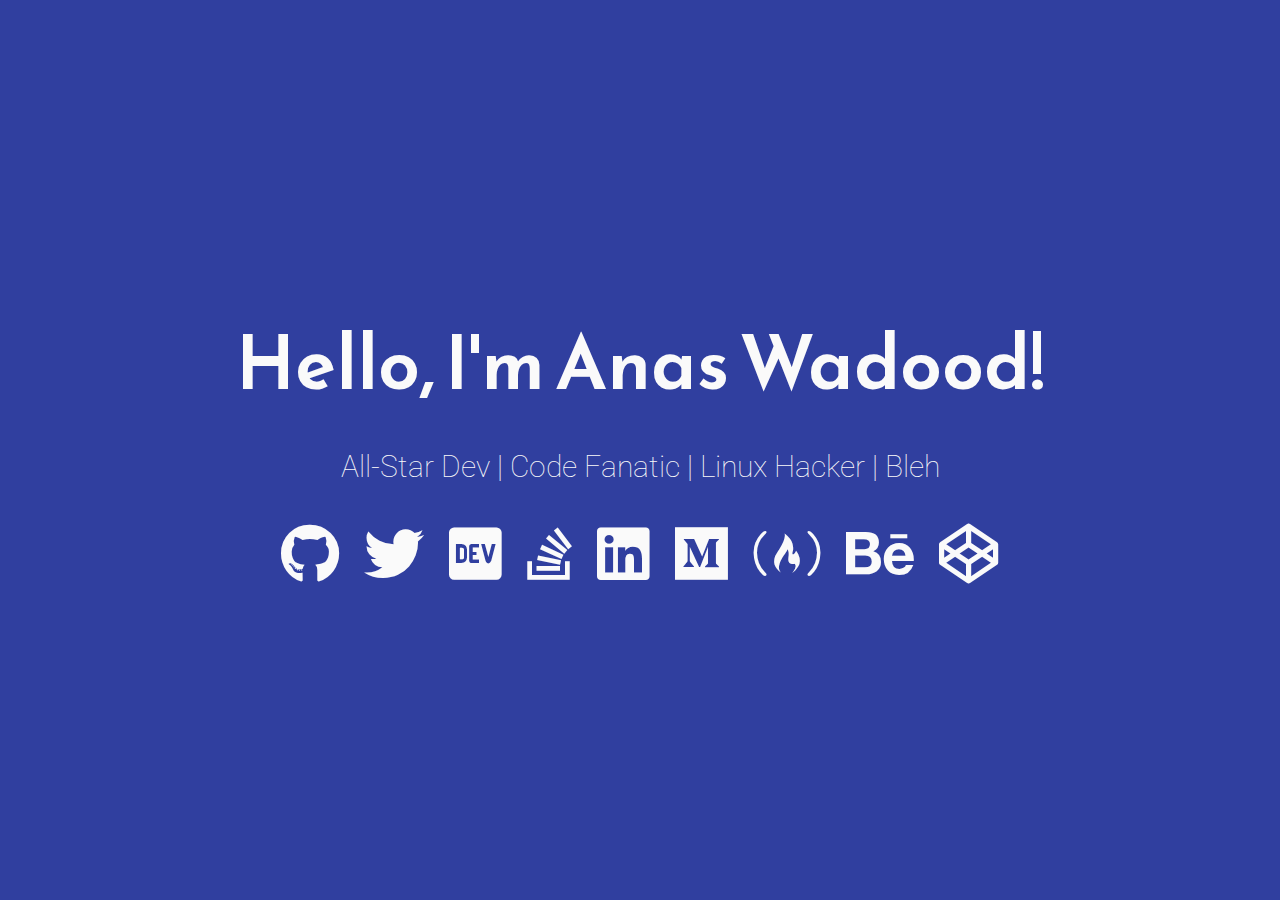
<file: Anas Wadood dev-landing-page-master/index.html>
<!DOCTYPE html>
<html lang="en">
<head>
	<meta charset="utf-8">
	<meta http-equiv="X-UA-Compatible" content="IE=edge">
	<meta name="viewport" content="width=device-width, initial-scale=1.0">

	<title>Anas Wadood | Awesome Dev</title>

	<link rel="icon" href="favicon.ico" type="image/png" />

	<link href="https://fonts.googleapis.com/css?family=Reem+Kufi|Roboto:300" rel="stylesheet">
	<link href="https://use.fontawesome.com/releases/v5.13.1/css/all.css" rel="stylesheet">
	<link rel="stylesheet" href="css/reset.css">
	<link rel="stylesheet" href="css/styles.css">
	<link rel="stylesheet" href="css/themes/indigo-white.css">
	<!-- <link rel="stylesheet" href="css/themes/green-white.css"> -->
	<!-- <link rel="stylesheet" href="css/themes/red-white.css"> -->
	<!-- <link rel="stylesheet" href="css/themes/grey-white.css"> -->
	<!-- <link rel="stylesheet" href="css/themes/white-indigo.css"> -->
	<!-- <link rel="stylesheet" href="css/themes/white-blue.css"> -->
	<!-- <link rel="stylesheet" href="css/themes/white-grey.css"> -->
	<!-- <link rel="stylesheet" href="css/themes/white-red.css"> -->
	<!-- <link rel="stylesheet" href="css/themes/yellow-black.css"> -->
</head>
<body>
	<main>
		<div class="intro">Hello, I'm Anas Wadood!</div>
		<div class="tagline">All-Star Dev | Code Fanatic | Linux Hacker | Bleh</div>
		<!-- Find your icons from here - https://fontawesome.com/icons?d=gallery&s=brands -->
		<div class="icons-social">
			<a target="_blank" href="https://github.com/anas570">
        <i class="fab fa-github" aria-hidden="true" title="Github"></i>
        <span class="sr-only">Github</span>
      </a>
      <a target="_blank" href="https://twitter.com/">
        <i class="fab fa-twitter" aria-hidden="true" title="Twitter"></i>
        <span class="sr-only">Twitter</span>
      </a>
      <a target="_blank" href="https://dev.to/anas_wadood">
        <i class="fab fa-dev" aria-hidden="true" title="DEV Community"></i>
        <span class="sr-only">DEV Community</span>
      </a>
      <a target="_blank" href="https://stackoverflow.com/users/19515636/anas-wadood">
        <i class="fab fa-stack-overflow" aria-hidden="true" title="StackOverflow"></i>
        <span class="sr-only">StackOverflow</span>
      </a>
      <a target="_blank" href="https://www.linkedin.com/in/anas-wadood-25385a200/">
        <i class="fab fa-linkedin" aria-hidden="true" title="LinkedIn"></i>
        <span class="sr-only">LinkedIn</span>
      </a>
      <a target="_blank" href="https://medium.com/@anaswadood1">
        <i class="fab fa-medium" aria-hidden="true" title="Medium"></i>
        <span class="sr-only">Medium</span>
      </a>
      <a target="_blank" href="https://www.freecodecamp.org/fccc1a478ed-ad86-4890-881a-0fa3c6f5203c">
        <i class="fab fa-free-code-camp" aria-hidden="true" title="FreeCodeCamp"></i>
        <span class="sr-only">FreeCodeCamp</span>
      </a>
      <a target="_blank" href="https://www.behance.net/anaswadood">
        <i class="fab fa-behance" aria-hidden="true" title="Behance"></i>
        <span class="sr-only">Behance</span>
      </a>
      <a target="_blank" href="https://codepen.io/your-work">
        <i class="fab fa-codepen" aria-hidden="true" title="CodePen"></i>
        <span class="sr-only">CodePen</span>
      </a>
    </div>
	</main>
</body>
</html>
</file>
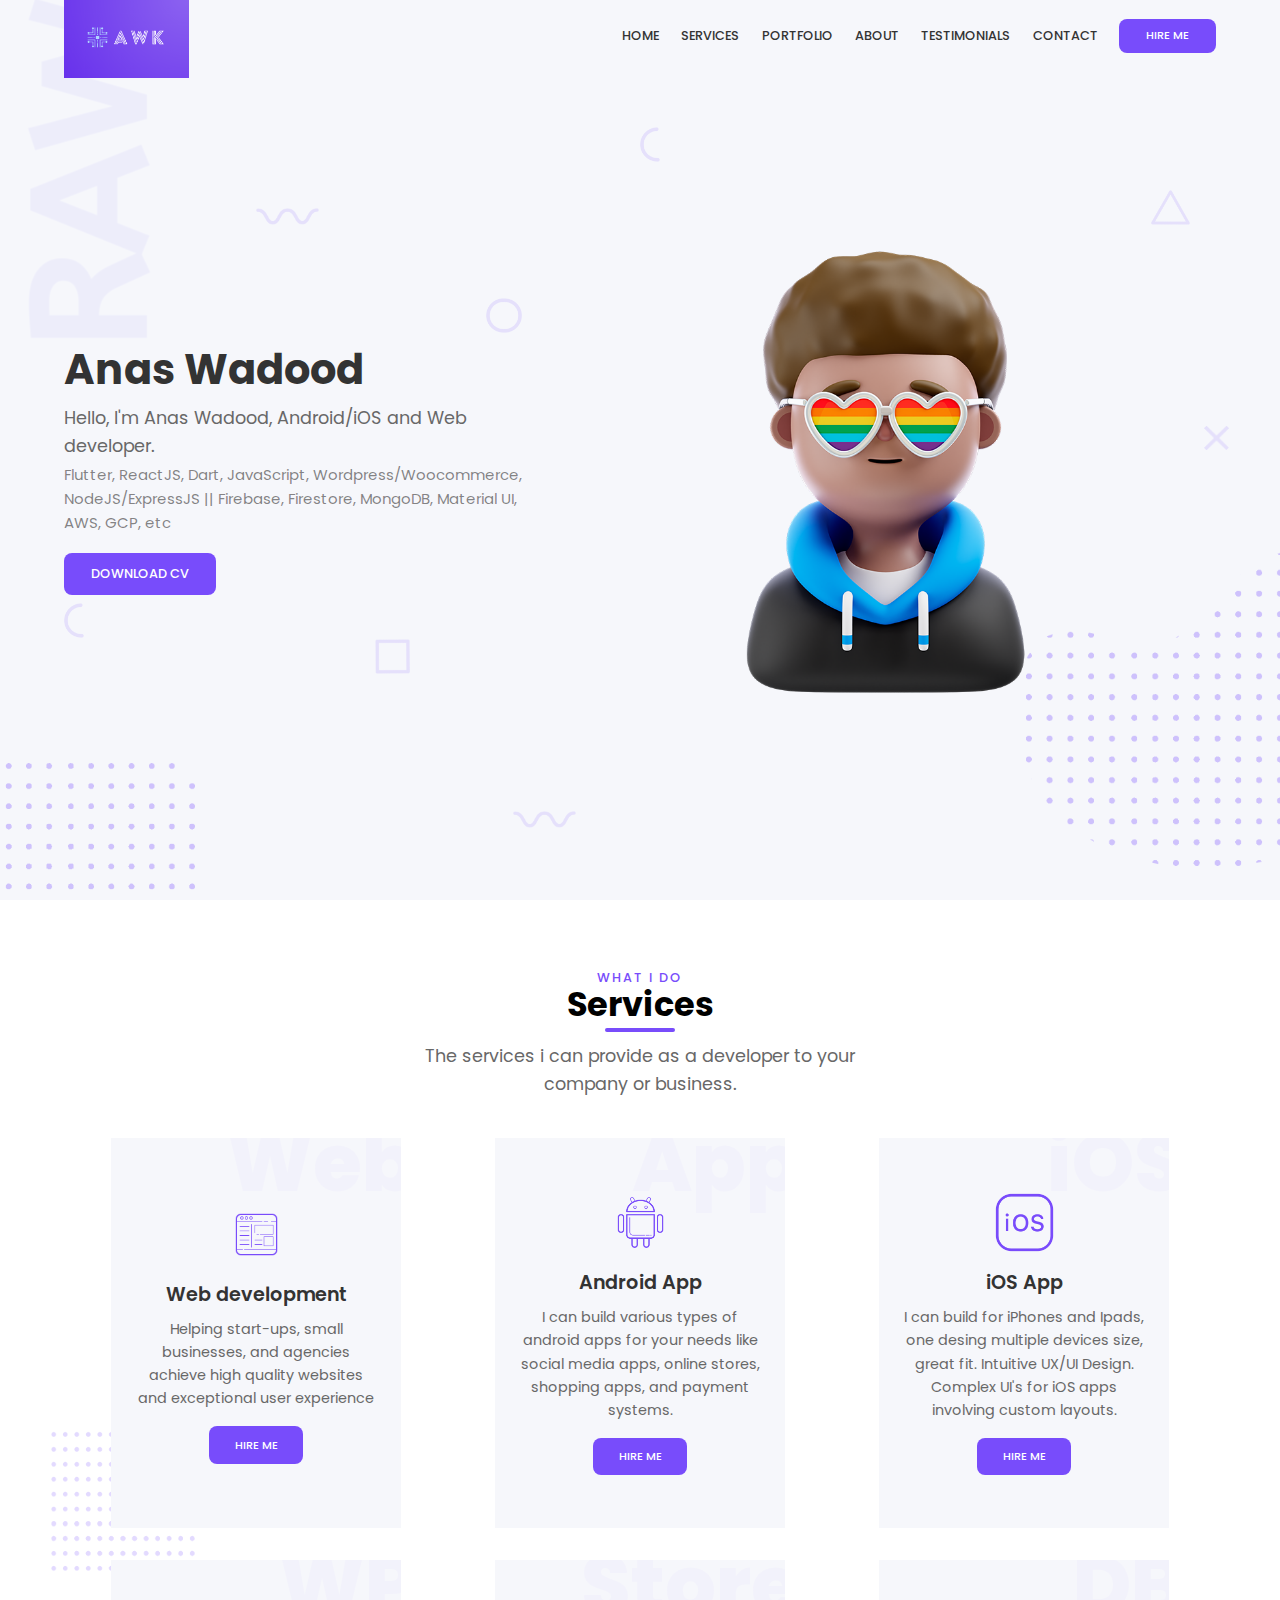
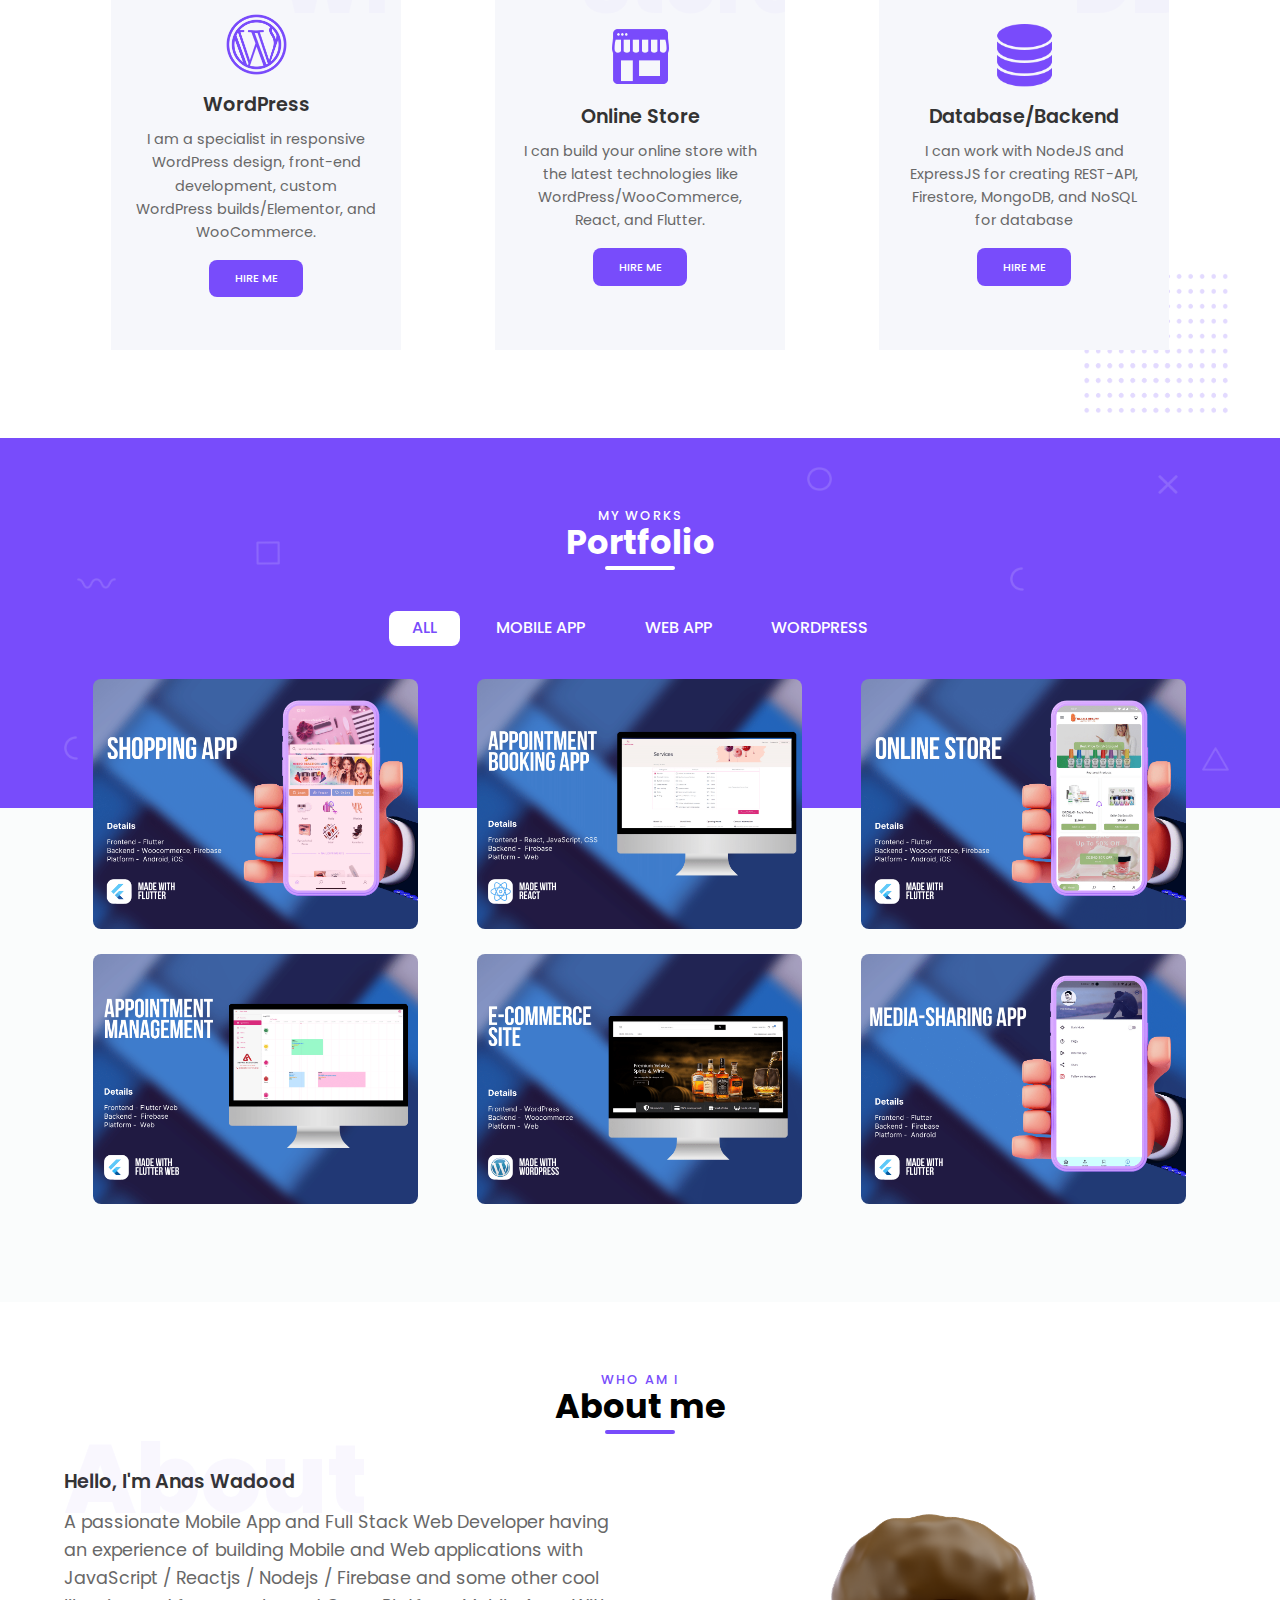
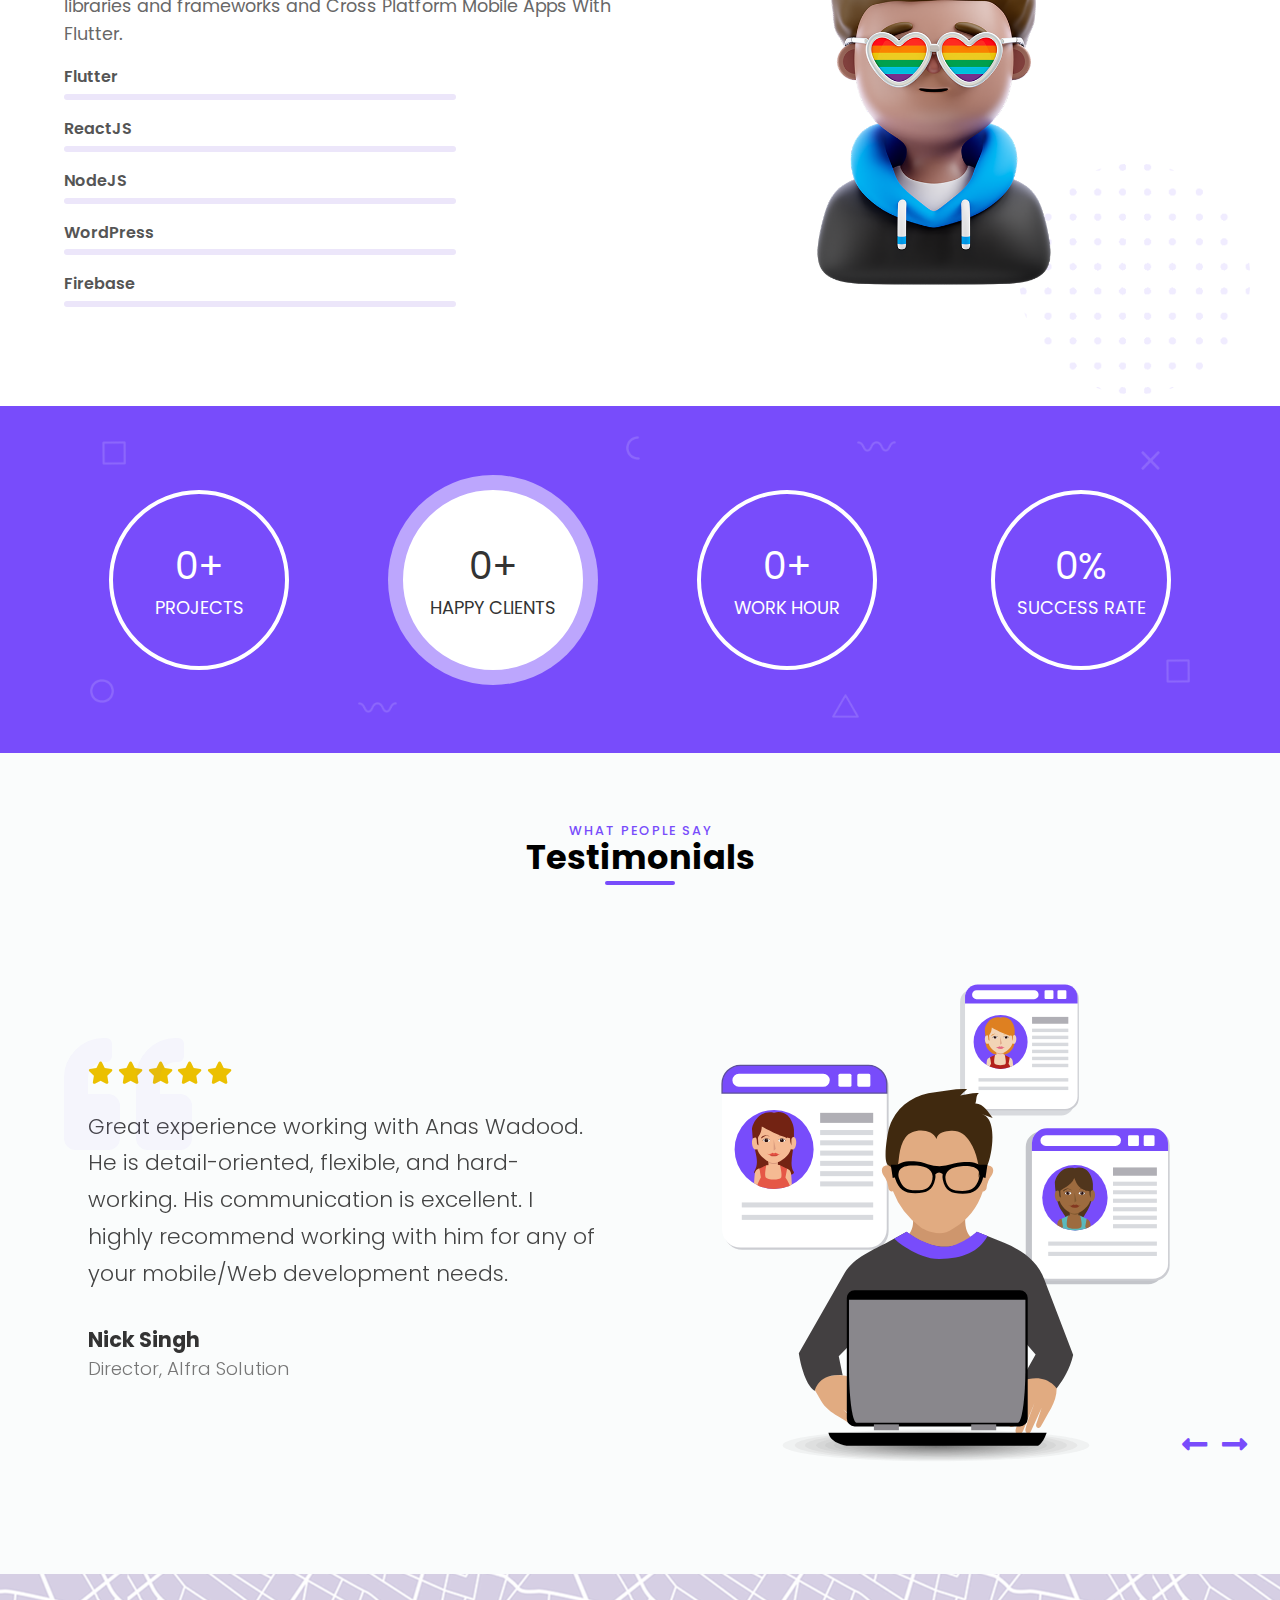
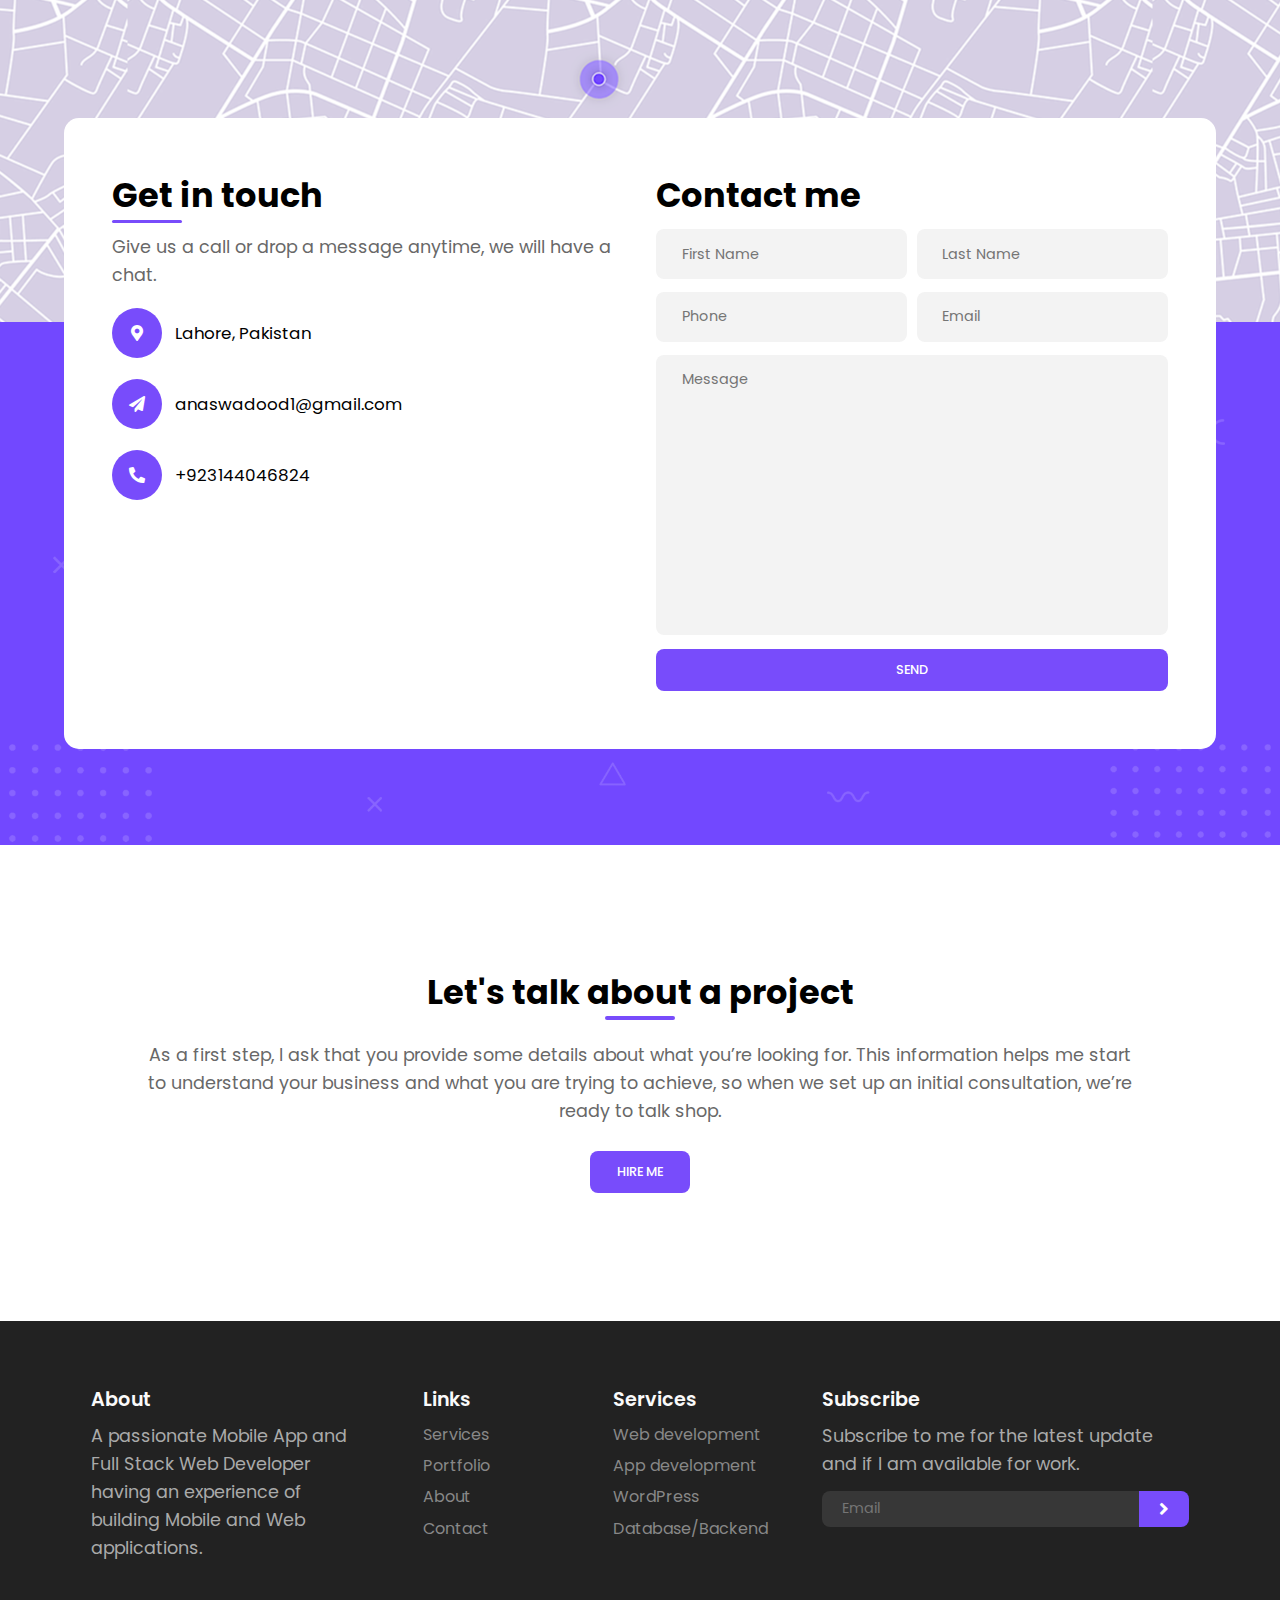
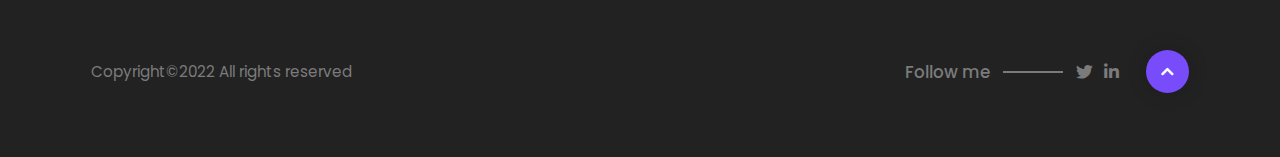
<file: Anas Wadood portpolio website/index.html>
<!DOCTYPE html>
<html lang="en">
  <head>
    <meta charset="UTF-8" />
    <meta name="viewport" content="width=device-width, initial-scale=1.0" />
    <title>Hey, I'm Anas Wadood</title>
    <link rel="icon" type="image/x-icon" href="/img/fevicon.png?" />
    <link
      rel="stylesheet"
      href="https://unpkg.com/swiper/swiper-bundle.min.css"
    />
    <link
      rel="stylesheet"
      href="https://cdnjs.cloudflare.com/ajax/libs/font-awesome/5.15.1/css/all.min.css"
    />
    <link rel="stylesheet" href="./css/style.css" />
  </head>
  <body>
    <main>
      <header id="header">
        <div class="overlay overlay-lg">
          <img
            src="./img/shapes/square.png"
            class="shape square"
            alt="square shape"
          />
          <img
            src="./img/shapes/circle.png"
            class="shape circle"
            alt="circle shape"
          />
          <img
            src="./img/shapes/half-circle.png"
            class="shape half-circle1"
            alt="half circle shape"
          />
          <img
            src="./img/shapes/half-circle.png"
            class="shape half-circle2"
            alt="half circle shape"
          />
          <img
            src="./img/shapes/x.png"
            class="shape xshape"
            alt="shapes"
          />
          <img
            src="./img/shapes/wave.png"
            class="shape wave wave1"
            alt="wave shape"
          />
          <img
            src="./img/shapes/wave.png"
            class="shape wave wave2"
            alt="wave shape"
          />
          <img
            src="./img/shapes/triangle.png"
            class="shape triangle"
            alt="triangle shape"
          />
          <img
            src="./img/shapes/letters.png"
            class="letters"
            alt="letters"
          />
          <img
            src="./img/shapes/points1.png"
            class="points points1"
            alt="points"
          />
        </div>

        <nav>
          <div class="container">
            <div class="logo">
              <img src="./img/logo.png" alt="Logo" />
            </div>

            <div class="links">
              <ul>
                <li>
                  <a href="#header">Home</a>
                </li>
                <li>
                  <a href="#services">Services</a>
                </li>
                <li>
                  <a href="#portfolio">Portfolio</a>
                </li>
                <li>
                  <a href="#about">About</a>
                </li>

                <li>
                  <a href="#testimonials">Testimonials</a>
                </li>
                <li>
                  <a href="#contact">Contact</a>
                </li>
                <li>
                  <a href="mailto:anaswadood1@gmail.com" class="active"
                    >Hire me</a
                  >
                </li>
              </ul>
            </div>

            <div class="hamburger-menu">
              <div class="bar"></div>
            </div>
          </div>
        </nav>

        <!-- Main section  -->

        <div class="header-content">
          <div class="container grid-2">
            <div class="column-1">
              <h1 class="header-title">Anas Wadood</h1>
              <div class="text">
                <p>Hello, I'm Anas Wadood, Android/iOS and Web developer.</p>
                <div class="small-desc">
                  Flutter, ReactJS, Dart, JavaScript, Wordpress/Woocommerce,
                  NodeJS/ExpressJS || Firebase, Firestore, MongoDB, Material UI,
                  AWS, GCP, etc
                </div>
              </div>
              <a href="./img/cv.pdf" target="_blank" class="btn">Download CV</a>
            </div>

            <div class="column-2 image">
              <img
                src="./img/shapes/points2.png"
                class="points points2"
                alt="points"
              />
              <img
                src="./img/person.png"
                class="img-element z-index"
                alt="main logo"
              />
            </div>
          </div>
        </div>
      </header>

      <!-- Services section  -->

      <section class="services section" id="services">
        <div class="container">
          <div class="section-header">
            <h3 class="title" data-title="What I Do">Services</h3>
            <p class="text">
              The services i can provide as a developer to your company or
              business.
            </p>
          </div>

          <div class="cards">
            <div class="card-wrap">
              <img
                src="./img/shapes/points3.png"
                class="points points1 points-sq"
                alt="points square"
              />
              <div class="card" data-card="Web">
                <div class="card-content z-index">
                  <img
                    src="./img/services/web.png"
                    class="icon"
                    alt="web development showcase"
                  />
                  <h3 class="title-sm">Web development</h3>
                  <p class="text">
                    Helping start-ups, small businesses, and agencies achieve
                    high quality websites and exceptional user experience
                  </p>
                  <a href="mailto:anaswadood1@gmail.com" class="btn small"
                    >Hire me</a
                  >
                </div>
              </div>
            </div>

            <div class="card-wrap">
              <div class="card" data-card="App">
                <div class="card-content z-index">
                  <img
                    src="./img/services/android.png"
                    class="icon"
                    alt="android development showcase"
                  />
                  <h3 class="title-sm">Android App</h3>
                  <p class="text">
                    I can build various types of android apps for your needs
                    like social media apps, online stores, shopping apps, and
                    payment systems.
                  </p>
                  <a href="mailto:anaswadood1@gmail.com" class="btn small"
                    >Hire me</a
                  >
                </div>
              </div>
            </div>
            <div class="card-wrap">
              <div class="card" data-card="iOS">
                <div class="card-content z-index">
                  <img
                    src="./img/services/ios.png"
                    class="icon"
                    alt="ios development showcase"
                  />
                  <h3 class="title-sm">iOS App</h3>
                  <p class="text">
                    I can build for iPhones and Ipads, one desing multiple
                    devices size, great fit. Intuitive UX/UI Design. Complex
                    UI's for iOS apps involving custom layouts.
                  </p>
                  <a href="mailto:anaswadood1@gmail.com" class="btn small"
                    >Hire me</a
                  >
                </div>
              </div>
            </div>
            <div class="card-wrap">
              <div class="card" data-card="WP">
                <div class="card-content z-index">
                  <img
                    src="./img/services/wordpress.png"
                    class="icon"
                    alt="wordpress showcase"
                  />
                  <h3 class="title-sm">WordPress</h3>
                  <p class="text">
                    I am a specialist in responsive WordPress design, front-end
                    development, custom WordPress builds/Elementor, and
                    WooCommerce.
                  </p>
                  <a href="mailto:anaswadood1@gmail.com" class="btn small"
                    >Hire me</a
                  >
                </div>
              </div>
            </div>
            <div class="card-wrap">
              <div class="card" data-card="Store">
                <div class="card-content z-index">
                  <img
                    src="./img/services/online-store100.png"
                    class="icon"
                    alt="online store showcase"
                  />
                  <h3 class="title-sm">Online Store</h3>
                  <p class="text">
                    I can build your online store with the latest technologies
                    like WordPress/WooCommerce, React, and Flutter.
                  </p>
                  <a href="mailto:anaswadood1@gmail.com" class="btn small"
                    >Hire me</a
                  >
                </div>
              </div>
            </div>

            <div class="card-wrap">
              <img
                src="./img/shapes/points3.png"
                class="points points2 points-sq"
                alt=""
              />
              <div class="card" data-card="DB">
                <div class="card-content z-index">
                  <img
                    src="./img/services/database.png"
                    class="icon"
                    alt="database Backend showcase"
                  />
                  <h3 class="title-sm">Database/Backend</h3>
                  <p class="text">
                    I can work with NodeJS and ExpressJS for creating REST-API,
                    Firestore, MongoDB, and NoSQL for database
                  </p>
                  <a href="mailto:anaswadood1@gmail.com" class="btn small"
                    >Hire me</a
                  >
                </div>
              </div>
            </div>
          </div>
        </div>
      </section>

      <!-- Portfolio section -->

      <section class="portfolio section" id="portfolio">
        <div class="background-bg">
          <div class="overlay overlay-sm">
            <img
              src="./img/shapes/half-circle.png"
              class="shape half-circle1"
              alt=""
            />
            <img
              src="./img/shapes/half-circle.png"
              class="shape half-circle2"
              alt=""
            />
            <img src="./img/shapes/square.png" class="shape square" alt="" />
            <img src="./img/shapes/wave.png" class="shape wave" alt="" />
            <img src="./img/shapes/circle.png" class="shape circle" alt="" />
            <img
              src="./img/shapes/triangle.png"
              class="shape triangle"
              alt=""
            />
            <img src="./img/shapes/x.png" class="shape xshape" alt="" />
          </div>
        </div>

        <div class="container">
          <div class="section-header">
            <h3 class="title" data-title="My works">Portfolio</h3>
          </div>

          <div class="section-body">
            <div class="filter">
              <button class="filter-btn active" data-filter="*">All</button>
              <button class="filter-btn" data-filter=".appdev">
                Mobile App
              </button>
              <button class="filter-btn" data-filter=".webdev">Web App</button>
              <button class="filter-btn" data-filter=".wordpress">
                WordPress
              </button>
              <!-- <button class="filter-btn" data-filter=".wordpress">
                NodeJS
              </button> -->
            </div>

            <div class="grid">
              <a
                target="_blank"
                href="https://apps.apple.com/au/app/luminous-beauty-supply/id1556612136"
              >
                <div class="grid-item appdev">
                  <div class="gallery-image">
                    <img
                      src="./img/portfolio/shopping-app.png"
                      alt="Shopping App"
                    />
                    <div class="img-overlay">
                      <div class="plus"></div>
                      <div class="img-description">
                        <h3>Shopping App</h3>
                        <h5>View Demo</h5>
                      </div>
                    </div>
                  </div>
                </div>
              </a>

              <a target="_blank" href="https://parisnails.com.au/">
                <div class="grid-item webdev">
                  <div class="gallery-image">
                    <img
                      src="./img/portfolio/pos-web.png"
                      alt="Appointment Booking App"
                    />
                    <div class="img-overlay">
                      <div class="plus"></div>
                      <div class="img-description">
                        <h3>Appointment Booking App</h3>
                        <h5>View Demo</h5>
                      </div>
                    </div>
                  </div>
                </div>
              </a>
              <a target="_blank" href="about:black">
                <div class="grid-item appdev">
                  <div class="gallery-image">
                    <img
                      src="./img/portfolio/online-store.png"
                      alt="Online Store"
                    />
                    <div class="img-overlay">
                      <div class="plus"></div>
                      <div class="img-description">
                        <h3>Online Store</h3>
                        <h5>View Demo</h5>
                      </div>
                    </div>
                  </div>
                </div>
              </a>
              <a target="_blank" href="https://admin.parisnails.com.au/">
                <div class="grid-item webdev">
                  <div class="gallery-image">
                    <img
                      src="./img/portfolio/pos-admin.png"
                      alt="Appointment Management"
                    />
                    <div class="img-overlay">
                      <div class="plus"></div>
                      <div class="img-description">
                        <h3>Appointment Management</h3>
                        <h5>View Demo</h5>
                      </div>
                    </div>
                  </div>
                </div>
              </a>
              <a target="_blank" href="https://thebeverageangels.com.au/">
                <div class="grid-item wordpress">
                  <div class="gallery-image">
                    <img
                      src="./img/portfolio/wordpress1.png"
                      alt="App Development"
                    />
                    <div class="img-overlay">
                      <div class="plus"></div>
                      <div class="img-description">
                        <h3>App Development</h3>
                        <h5>View Demo</h5>
                      </div>
                    </div>
                  </div>
                </div>
              </a>
              <a
                href="https://play.google.com/store/apps/details?id=com.memebaaz.MemeBaaz"
                target="_blank"
              >
                <div class="grid-item ui appdev">
                  <div class="gallery-image">
                    <img
                      src="./img/portfolio/media-sharing.png"
                      alt="Media Sharing app"
                    />
                    <div class="img-overlay">
                      <div class="plus"></div>
                      <div class="img-description">
                        <h3>Media Sharing app</h3>
                        <h5>View Demo</h5>
                      </div>
                    </div>
                  </div>
                </div>
              </a>
            </div>
          </div>
        </div>
      </section>

      <!-- About section -->

      <section class="about section" id="about">
        <div class="container">
          <div class="section-header">
            <h3 class="title" data-title="Who Am I">About me</h3>
          </div>

          <div class="section-body grid-2">
            <div class="column-1">
              <h3 class="title-sm">Hello, I'm Anas Wadood</h3>
              <p class="text">
                A passionate Mobile App and Full Stack Web Developer having an
                experience of building Mobile and Web applications with
                JavaScript / Reactjs / Nodejs / Firebase and some other cool
                libraries and frameworks and Cross Platform Mobile Apps With
                Flutter.
              </p>
              <div class="skills">
                <div class="skill Flutter">
                  <h3 class="skill-title">Flutter</h3>
                  <div class="skill-bar">
                    <div class="skill-progress" data-progress="98%"></div>
                  </div>
                </div>
                <div class="skill ReactJS">
                  <h3 class="skill-title">ReactJS</h3>
                  <div class="skill-bar">
                    <div class="skill-progress" data-progress="89%"></div>
                  </div>
                </div>
                <div class="skill NodeJS">
                  <h3 class="skill-title">NodeJS</h3>
                  <div class="skill-bar">
                    <div class="skill-progress" data-progress="80%"></div>
                  </div>
                </div>
                <div class="skill WordPress">
                  <h3 class="skill-title">WordPress</h3>
                  <div class="skill-bar">
                    <div class="skill-progress" data-progress="93%"></div>
                  </div>
                </div>
                <div class="skill Firebase">
                  <h3 class="skill-title">Firebase</h3>
                  <div class="skill-bar">
                    <div class="skill-progress" data-progress="95%"></div>
                  </div>
                </div>
              </div>
            </div>

            <div class="column-2 image">
              <img src="./img/shapes/points4.png" class="points" alt="" />
              <img src="./img/person.png" class="z-index" alt="" />
            </div>
          </div>
        </div>
      </section>

      <!-- Records -->

      <section class="records">
        <div class="overlay overlay-sm">
          <img src="./img/shapes/square.png" alt="" class="shape square1" />
          <img src="./img/shapes/square.png" alt="" class="shape square2" />
          <img src="./img/shapes/circle.png" alt="" class="shape circle" />
          <img
            src="./img/shapes/half-circle.png"
            alt=""
            class="shape half-circle"
          />
          <img src="./img/shapes/wave.png" alt="" class="shape wave wave1" />
          <img src="./img/shapes/wave.png" alt="" class="shape wave wave2" />
          <img src="./img/shapes/x.png" alt="" class="shape xshape" />
          <img src="./img/shapes/triangle.png" alt="" class="shape triangle" />
        </div>

        <div class="container">
          <div class="wrap">
            <div class="record-circle">
              <h2 class="number add-plus" data-num="20">0</h2>
              <h4 class="sub-title">Projects</h4>
            </div>
          </div>

          <div class="wrap">
            <div class="record-circle active">
              <h2 class="number add-plus" data-num="15">0</h2>
              <h4 class="sub-title">Happy Clients</h4>
            </div>
          </div>

          <div class="wrap">
            <div class="record-circle">
              <h2 class="number add-plus" data-num="550">0</h2>
              <h4 class="sub-title">Work Hour</h4>
            </div>
          </div>

          <div class="wrap">
            <div class="record-circle">
              <h2 class="number add-perc" data-num="98">0</h2>
              <h4 class="sub-title">Success rate</h4>
            </div>
          </div>
        </div>
      </section>

      <!-- Testimonials -->

      <section class="testimonials section" id="testimonials">
        <div class="container">
          <div class="section-header">
            <h3 class="title" data-title="What People Say">Testimonials</h3>
          </div>

          <div class="testi-content grid-2">
            <div class="column-1 reviews">
              <div class="swiper-container">
                <div class="swiper-wrapper">
                  <div class="swiper-slide review">
                    <i class="fas fa-quote-left quote"></i>
                    <div class="rate">
                      <i class="fas fa-star"></i>
                      <i class="fas fa-star"></i>
                      <i class="fas fa-star"></i>
                      <i class="fas fa-star"></i>
                      <i class="fas fa-star"></i>
                    </div>

                    <p class="review-text">
                      Great experience working with Anas Wadood. He is
                      detail-oriented, flexible, and hard-working. His
                      communication is excellent. I highly recommend working
                      with him for any of your mobile/Web development needs.
                    </p>

                    <div class="review-info">
                      <h3 class="review-name">Nick Singh</h3>
                      <h5 class="review-job">Director, Alfra Solution</h5>
                    </div>
                  </div>

                  <div class="swiper-slide review">
                    <i class="fas fa-quote-left quote"></i>
                    <div class="rate">
                      <i class="fas fa-star"></i>
                      <i class="fas fa-star"></i>
                      <i class="fas fa-star"></i>
                      <i class="fas fa-star"></i>
                      <i class="fas fa-star"></i>
                    </div>

                    <p class="review-text">
                      Anas Wadood and his team did an excellent job. I sincerely
                      appreciate the responsiveness and design talent they
                      applied to this project. I will work with them again and
                      highly recommend their services.
                    </p>

                    <div class="review-info">
                      <h3 class="review-name">Ram K.</h3>
                      <h5 class="review-job">Lead</h5>
                    </div>
                  </div>

                  <div class="swiper-slide review">
                    <i class="fas fa-quote-left quote"></i>
                    <div class="rate">
                      <i class="fas fa-star"></i>
                      <i class="fas fa-star"></i>
                      <i class="fas fa-star"></i>
                      <i class="fas fa-star"></i>
                      <i class="fas fa-star"></i>
                    </div>

                    <p class="review-text">
                      Anas Wadood did a very good job in making the changes for the
                      invoice app and we are looking forward to the next update
                      on the app also. many thanks again.
                    </p>

                    <div class="review-info">
                      <h3 class="review-name">Blue Touch</h3>
                      <h5 class="review-job">company</h5>
                    </div>
                  </div>

                  <div class="swiper-slide review">
                    <i class="fas fa-quote-left quote"></i>
                    <div class="rate">
                      <i class="fas fa-star"></i>
                      <i class="fas fa-star"></i>
                      <i class="fas fa-star"></i>
                      <i class="fas fa-star"></i>
                      <i class="fas fa-star"></i>
                    </div>

                    <p class="review-text">
                      Great communication, very easy to work with, made sure all
                      bugs had been fixed. Will definitely be using Anas Wadood
                      again
                    </p>

                    <div class="review-info">
                      <h3 class="review-name">Muskaan</h3>
                      <h5 class="review-job">The Beverage Angels</h5>
                    </div>
                  </div>
                </div>
                <div class="review-nav swiper-button-prev">
                  <i class="fas fa-long-arrow-alt-left"></i>
                </div>
                <div class="review-nav swiper-button-next">
                  <i class="fas fa-long-arrow-alt-right"></i>
                </div>
              </div>
            </div>

            <div class="column-2 image">
              <img src="./img/testi.svg" alt="" class="img-element" />
            </div>
          </div>
        </div>
      </section>

      <!-- Contact -->

      <section class="contact" id="contact">
        <div class="container">
          <div class="contact-box">
            <div class="contact-info">
              <h3 class="title">Get in touch</h3>
              <p class="text">
                Give us a call or drop a message anytime, we will have a chat.
              </p>
              <div class="information-wrap">
                <div class="information">
                  <div class="contact-icon">
                    <i class="fas fa-map-marker-alt"></i>
                  </div>
                  <p class="info-text">Lahore, Pakistan</p>
                </div>

                <div class="information">
                  <div class="contact-icon">
                    <i class="fas fa-paper-plane"></i>
                  </div>
                  <p class="info-text">anaswadood1@gmail.com</p>
                </div>

                <div class="information">
                  <div class="contact-icon">
                    <i class="fas fa-phone-alt"></i>
                  </div>
                  <p class="info-text">+923144046824</p>
                </div>
              </div>
            </div>

            <div class="contact-form">
              <form
                form
                action="https://formsubmit.co/fbe30d8ad08199aa18d939301659dec5 "
                method="POST"
              >
                <h3 class="title">Contact me</h3>
                <div class="row">
                  <input type="hidden" name="_template" value="table" />
                  <input type="hidden" name="_subject" value="Contact" />

                  <input
                    class="contact-input"
                    placeholder="First Name"
                    type="text"
                    name="fname"
                    required
                  />
                  <input
                    type="text"
                    class="contact-input"
                    placeholder="Last Name"
                    name="lname"
                    required
                  />
                </div>

                <div class="row">
                  <input
                    type="text"
                    class="contact-input"
                    placeholder="Phone"
                    name="phone"
                    required
                  />
                  <input
                    type="email"
                    class="contact-input"
                    placeholder="Email"
                    name="email"
                    required
                  />
                </div>

                <div class="row">
                  <textarea
                    class="contact-input textarea"
                    placeholder="Message"
                    name="message"
                    required
                  ></textarea>
                </div>
                <button type="submit" class="btn">Send</button>
              </form>
            </div>
          </div>
        </div>
      </section>

      <!-- Hire me -->

      <section class="hireme" id="hireme">
        <div class="container">
          <h3 class="title">Let's talk about a project</h3>
          <p class="text">
            As a first step, I ask that you provide some details about what
            you’re looking for. This information helps me start to understand
            your business and what you are trying to achieve, so when we set up
            an initial consultation, we’re ready to talk shop.
          </p>
          <a href="mailto:anaswadood1@gmail.com" class="btn">Hire me</a>
        </div>
      </section>
    </main>

    <footer class="footer">
      <div class="container">
        <div class="grid-4">
          <div class="grid-4-col footer-about">
            <h3 class="title-sm">About</h3>
            <p class="text">
              A passionate Mobile App and Full Stack Web Developer having an
              experience of building Mobile and Web applications.
            </p>
          </div>

          <div class="grid-4-col footer-links">
            <h3 class="title-sm">Links</h3>
            <ul>
              <li>
                <a href="#services">Services</a>
              </li>
              <li>
                <a href="#portfolio">Portfolio</a>
              </li>
              <li>
                <a href="#about">About</a>
              </li>

              <li>
                <a href="#contact">Contact</a>
              </li>
            </ul>
          </div>

          <div class="grid-4-col footer-links">
            <h3 class="title-sm">Services</h3>
            <ul>
              <li>
                <a>Web development</a>
              </li>
              <li>
                <a>App development </a>
              </li>
              <li>
                <a>WordPress</a>
              </li>
              <li>
                <a>Database/Backend</a>
              </li>
            </ul>
          </div>

          <div class="grid-4-col footer-newstletter">
            <h3 class="title-sm">Subscribe</h3>
            <p class="text">
              Subscribe to me for the latest update and if I am available for
              work.
            </p>
            <form
              action="https://formsubmit.co/fbe30d8ad08199aa18d939301659dec5 "
              method="POST"
            >
              <div class="footer-input-wrap">
                <input type="hidden" name="_template" value="table" />
                <input type="hidden" name="_subject" value="Subscribe" />
                <input
                  required
                  name="email"
                  type="email"
                  class="footer-input"
                  placeholder="Email"
                />
                <button type="submit" class="input-arrow">
                  <i class="fas fa-angle-right"></i>
                </button>
              </div>
            </form>
          </div>
        </div>

        <div class="bottom-footer">
          <div class="copyright">
            <p class="text">Copyright&copy;2022 All rights reserved</p>
          </div>

          <div class="followme-wrap">
            <div class="followme">
              <h3>Follow me</h3>
              <span class="footer-line"></span>
              <div class="social-media">
                <a href="https://twitter.com/" target="_blank">
                  <i class="fab fa-twitter"></i>
                </a>
                <a href="https://www.linkedin.com/in/anas-wadood-25385a200/" target="_blank">
                  <i class="fab fa-linkedin-in"></i>
                </a>
              </div>
            </div>

            <div class="back-btn-wrap">
              <a href="#" class="back-btn">
                <i class="fas fa-chevron-up"></i>
              </a>
            </div>
          </div>
        </div>
      </div>
    </footer>

    <script src="https://cdnjs.cloudflare.com/ajax/libs/jquery/3.5.1/jquery.min.js"></script>
    <script src="./js/isotope.pkgd.min.js"></script>
    <script src="https://unpkg.com/swiper/swiper-bundle.min.js"></script>
    <script src="./js/app.js"></script>
  </body>
</html>
</file>
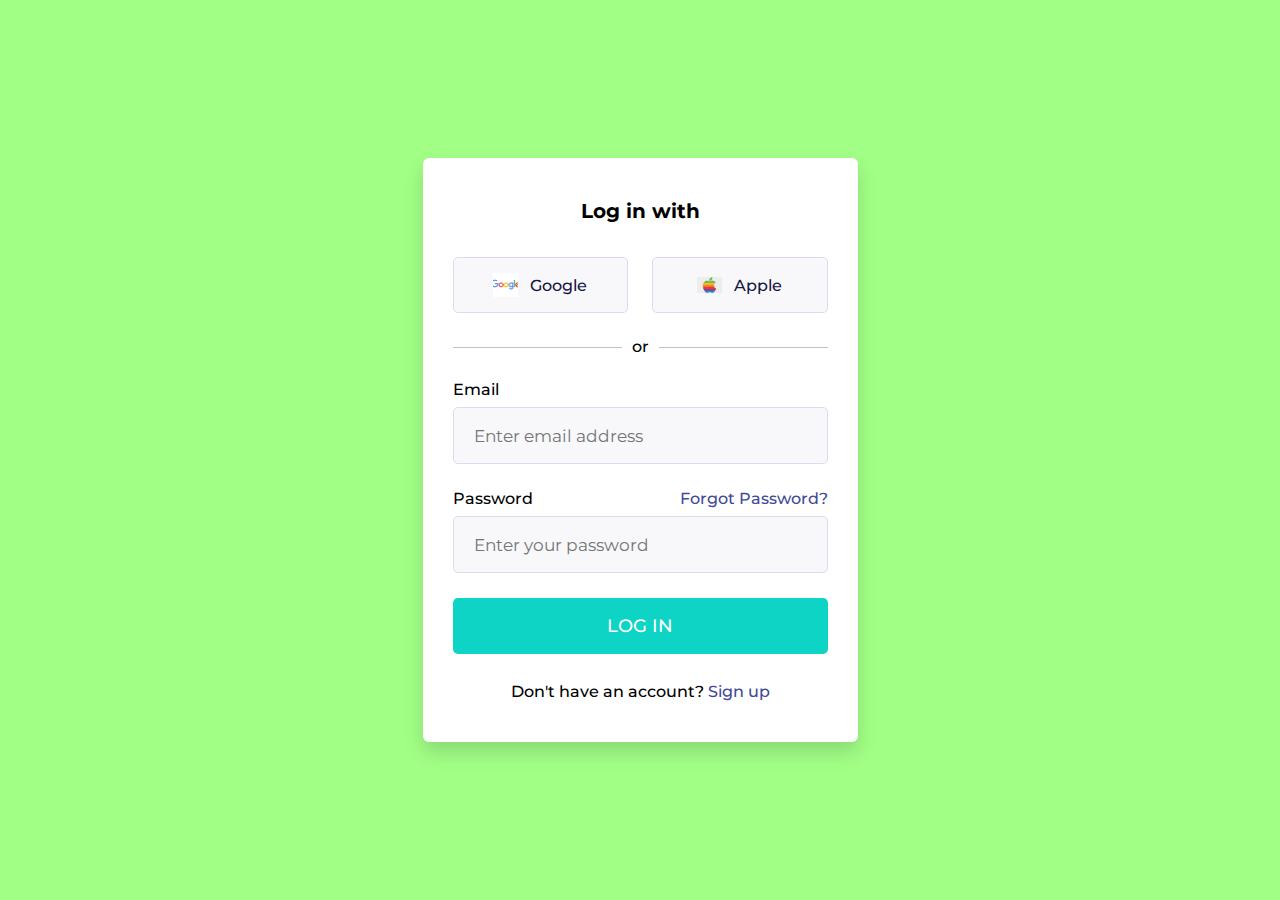
<file: Log in Form/Index.html>
<!DOCTYPE html>
<html lang="en">
<head>
    <meta charset="UTF-8">
    <meta name="viewport" content="width=device-width, initial-scale=1.0">
    <title>Document</title>
    <link rel="stylesheet" href="styles.css">
</head>
<body>
        <div class="login_form">
          <!-- Login form container -->
          <form action="#">
            <h3>Log in with</h3>
      
            <div class="login_option">
              <!-- Google button -->
              <div class="option">
                <a href="#">
                  <img src="logos/google.png" alt="Google" />
                  <span>Google</span>
                </a>
              </div>
      
              <!-- Apple button -->
              <div class="option">
                <a href="#">
                  <img src="logos/apple.png" alt="Apple" />
                  <span>Apple</span>
                </a>
              </div>
            </div>
      
            <!-- Login option separator -->
            <p class="separator">
              <span>or</span>
            </p>
      
            <!-- Email input box -->
            <div class="input_box">
              <label for="email">Email</label>
              <input type="email" id="email" placeholder="Enter email address" required />
            </div>
      
            <!-- Paswwrod input box -->
            <div class="input_box">
              <div class="password_title">
                <label for="password">Password</label>
                <a href="#">Forgot Password?</a>
              </div>
      
              <input type="password" id="password" placeholder="Enter your password" required />
            </div>
      
              <!-- Login button -->
            <button type="submit">Log In</button>
      
            <p class="sign_up">Don't have an account? <a href="#">Sign up</a></p>
          </form>
        </div>
</body>
</html>
</file>
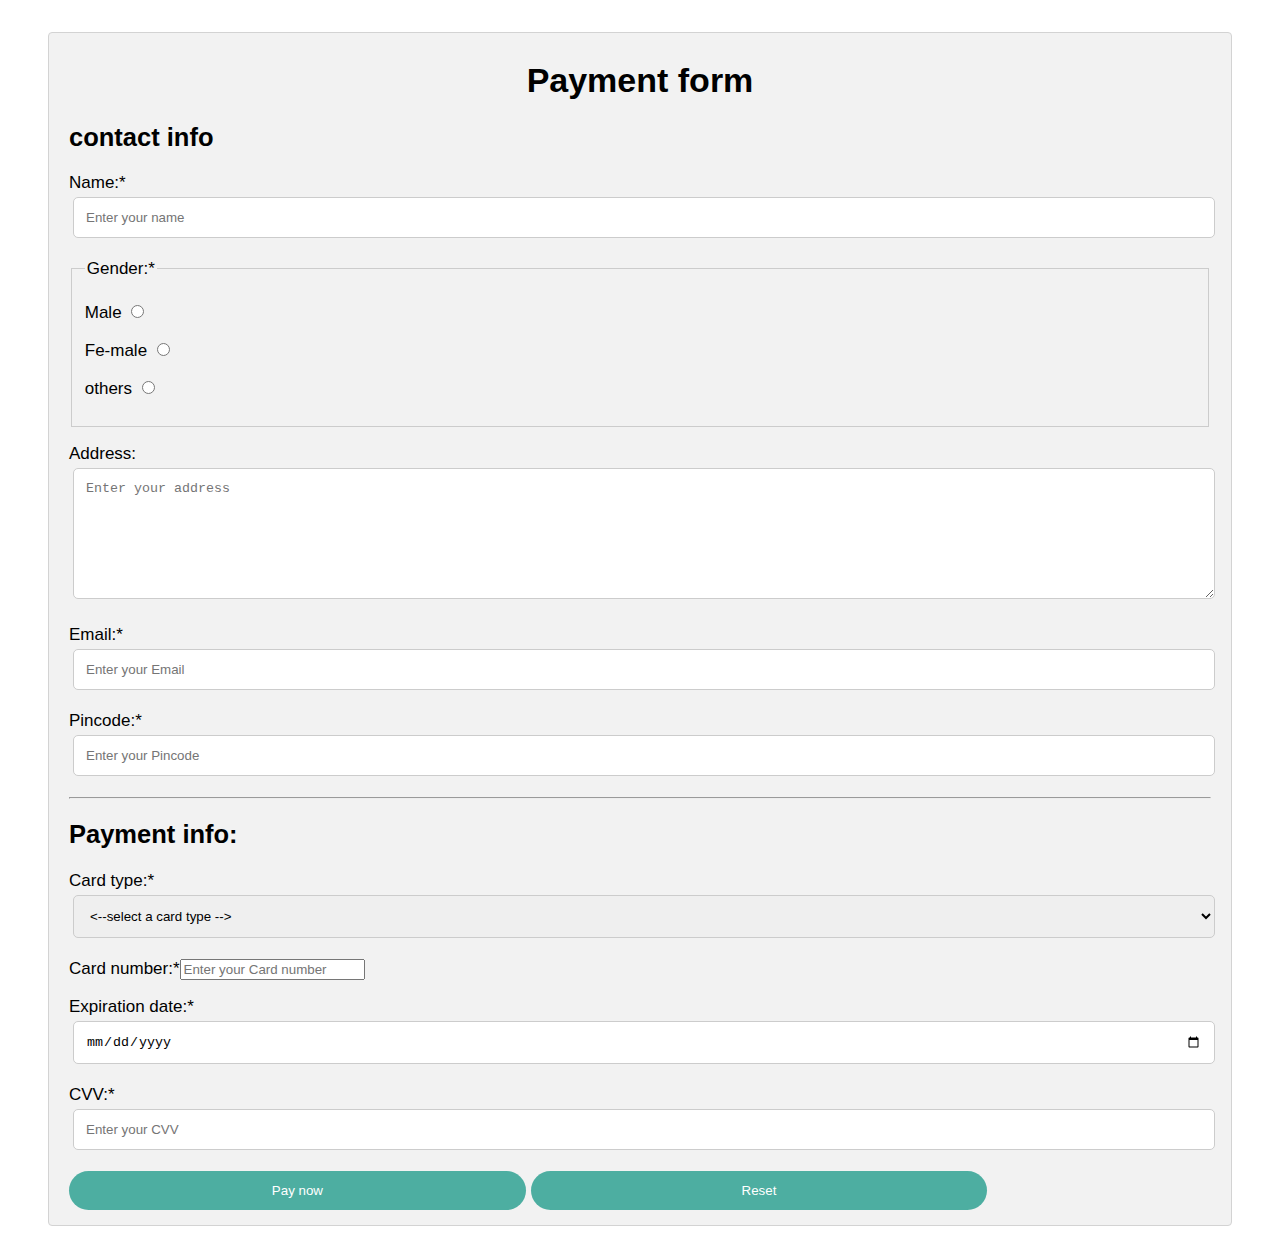
<file: Payment form/index.html>
<!DOCTYPE html>
<html lang="en">
<head>
    <meta charset="UTF-8">
    <meta name="viewport" content="width=device-width, initial-scale=1.0">
    <title>Document</title>
    <link rel="stylesheet" href="styles.css">
</head>
<body>
    <div class="container">
        <form action="" method="get">
    <h1 class="main_heading">Payment form</h1>
    <h2>contact info</h2>
    <p>Name:* <input type="text" name="Fname" required placeholder="Enter your name"></p>
    <fieldset>
    <legend>Gender:*</legend>
    <p>Male <input type="radio" name="gender" id="male" required></p>
    <p>Fe-male <input type="radio" name="gender" id="Female" required></p>
    <p>others <input type="radio" name="gender" id="others" required></p>
    </fieldset>
    <p>Address:<textarea name="address" id="address" cols="30" rows="7" placeholder="Enter your address"></textarea></p>
    <p>Email:*<input type="email" name="email" id="email" required placeholder="Enter your Email"></p>
    <p>Pincode:*<input type="number" name="pincode" id="pincode" required placeholder="Enter your Pincode"></p>
    <hr/>
    <h2>Payment info:</h2>
    <p>Card type:*
    <select name="card_type" id="card_type" required >
    <option value=""><--select a card type --></option>
        <option value="Visa">Visa</option>
        <option value="Rupay">Rupay</option>
        <option value="Mastercard">Mastercard</option>
        <option value="paypal">paypal</option>
    </select></p>
    <p>Card number:*<input type=" number" name="card_number" id="card_number" required placeholder="Enter your Card number"></p>
    <p>Expiration date:*<input type="date" name="ext_number" id="exp_number" required></p>  
    <p>CVV:*<input type="password" name="cvv" id="cvv" required placeholder="Enter your CVV"></p>  
    <input type="submit" value="Pay now">
    <input type="reset" value="Reset">
    </form>
    </div>
    </body>
</html>
</file>
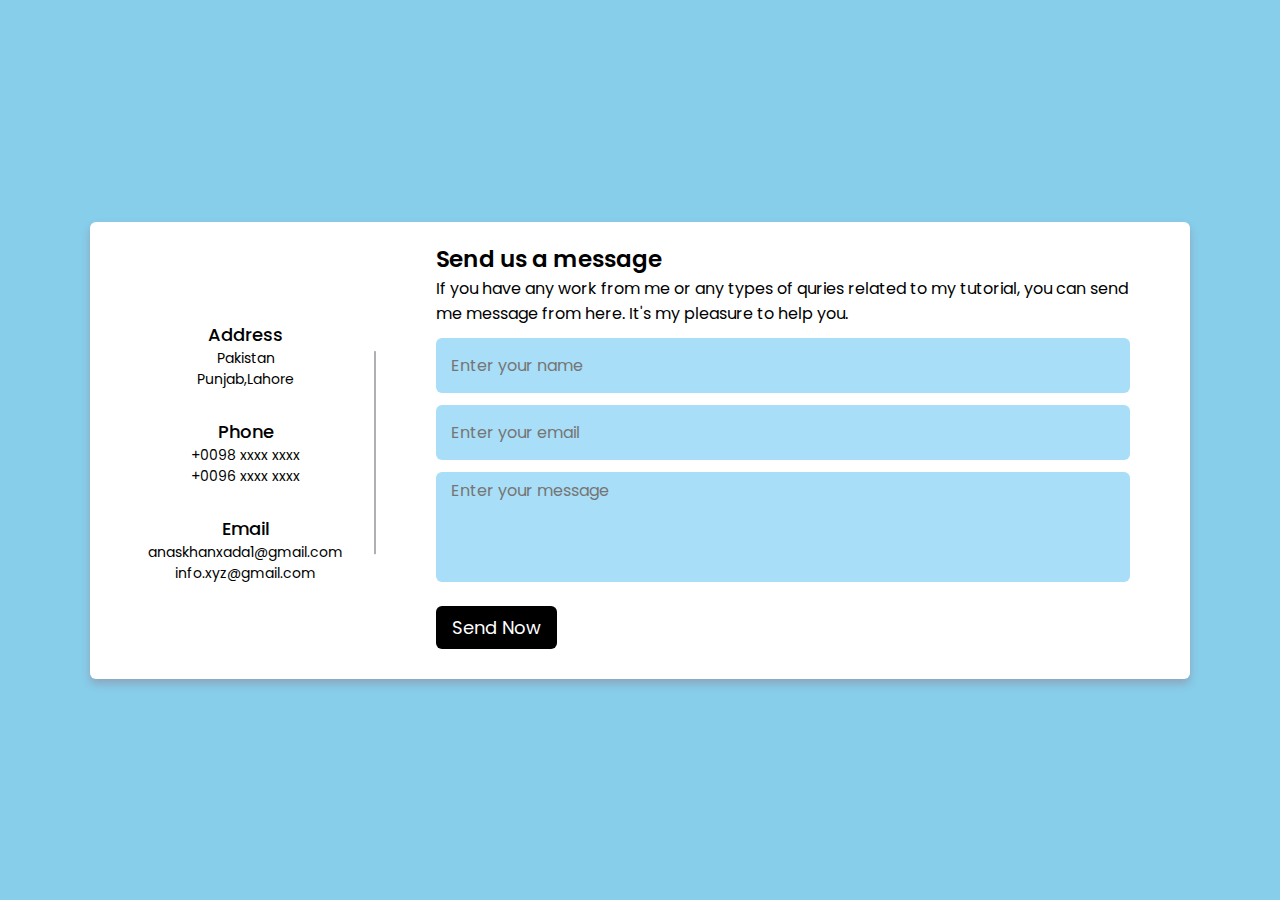
<file: Responsive Contact Us Form/Index.html>
<!DOCTYPE html>
<html lang="en">
<head>
    <meta charset="UTF-8">
    <meta name="viewport" content="width=device-width, initial-scale=1.0">
    <title>Document</title>
    <link rel="stylesheet" href="styles.css">
</head>
<body>
    <div class="container">
      <div class="content">
        <div class="left-side">
          <div class="address details">
            <i class="fas fa-map-marker-alt"></i>
            <div class="topic">Address</div>
            <div class="text-one">Pakistan</div>
            <div class="text-two">Punjab,Lahore</div>
          </div>
          <div class="phone details">
            <i class="fas fa-phone-alt"></i>
            <div class="topic">Phone</div>
            <div class="text-one">+0098 xxxx xxxx</div>
            <div class="text-two">+0096 xxxx xxxx</div>
          </div>
          <div class="email details">
            <i class="fas fa-envelope"></i>
            <div class="topic">Email</div>
            <div class="text-one">anaskhanxada1@gmail.com</div>
            <div class="text-two">info.xyz@gmail.com</div>
          </div>
        </div>
        <div class="right-side">
          <div class="topic-text">Send us a message</div>
          <p>If you have any work from me or any types of quries related to my tutorial, you can send me message from here. It's my pleasure to help you.</p>
          <form action="#">
            <div class="input-box">
              <input type="text" placeholder="Enter your name" />
            </div>
            <div class="input-box">
              <input type="text" placeholder="Enter your email" />
            </div>
            <div class="input-box message-box">
              <textarea placeholder="Enter your message"></textarea>
            </div>
            <div class="button">
              <input type="button" value="Send Now" />
            </div>
          </form>
        </div>
      </div>
    </div>
  </body>

</html>
</file>
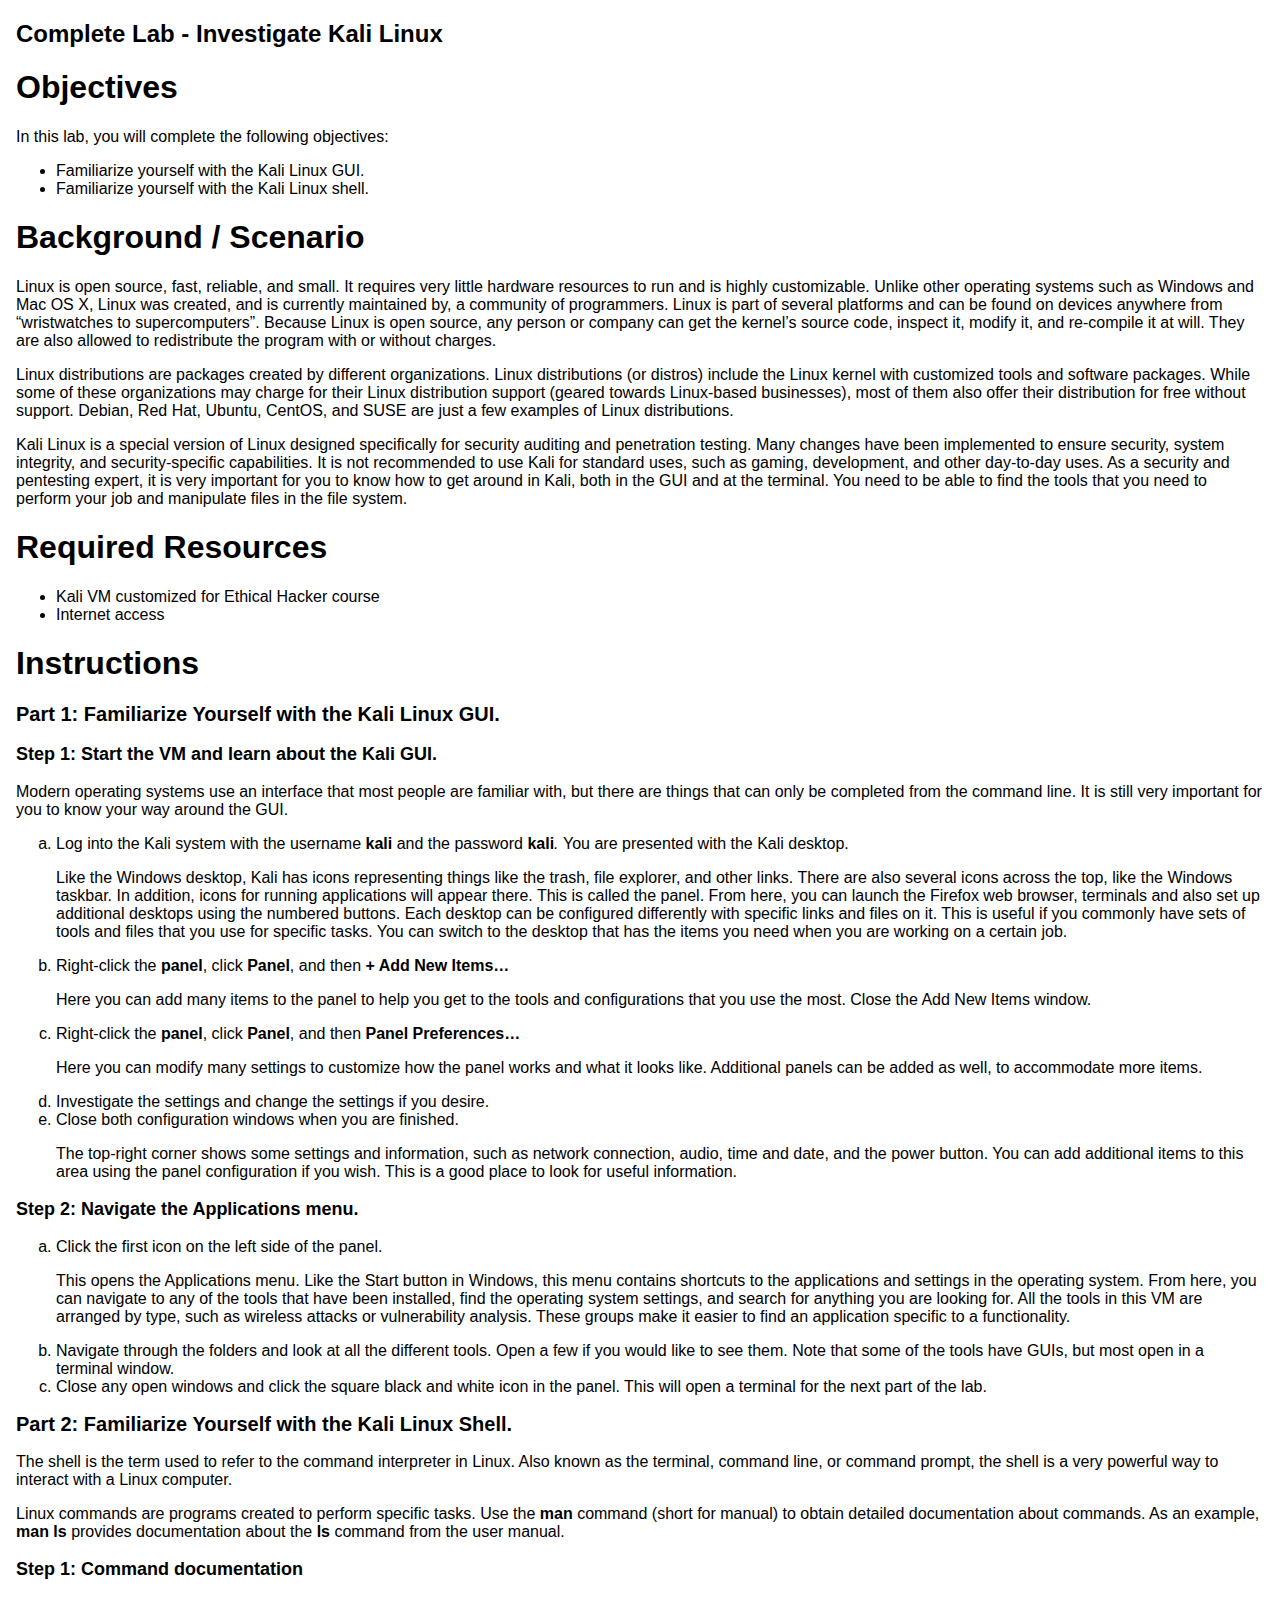
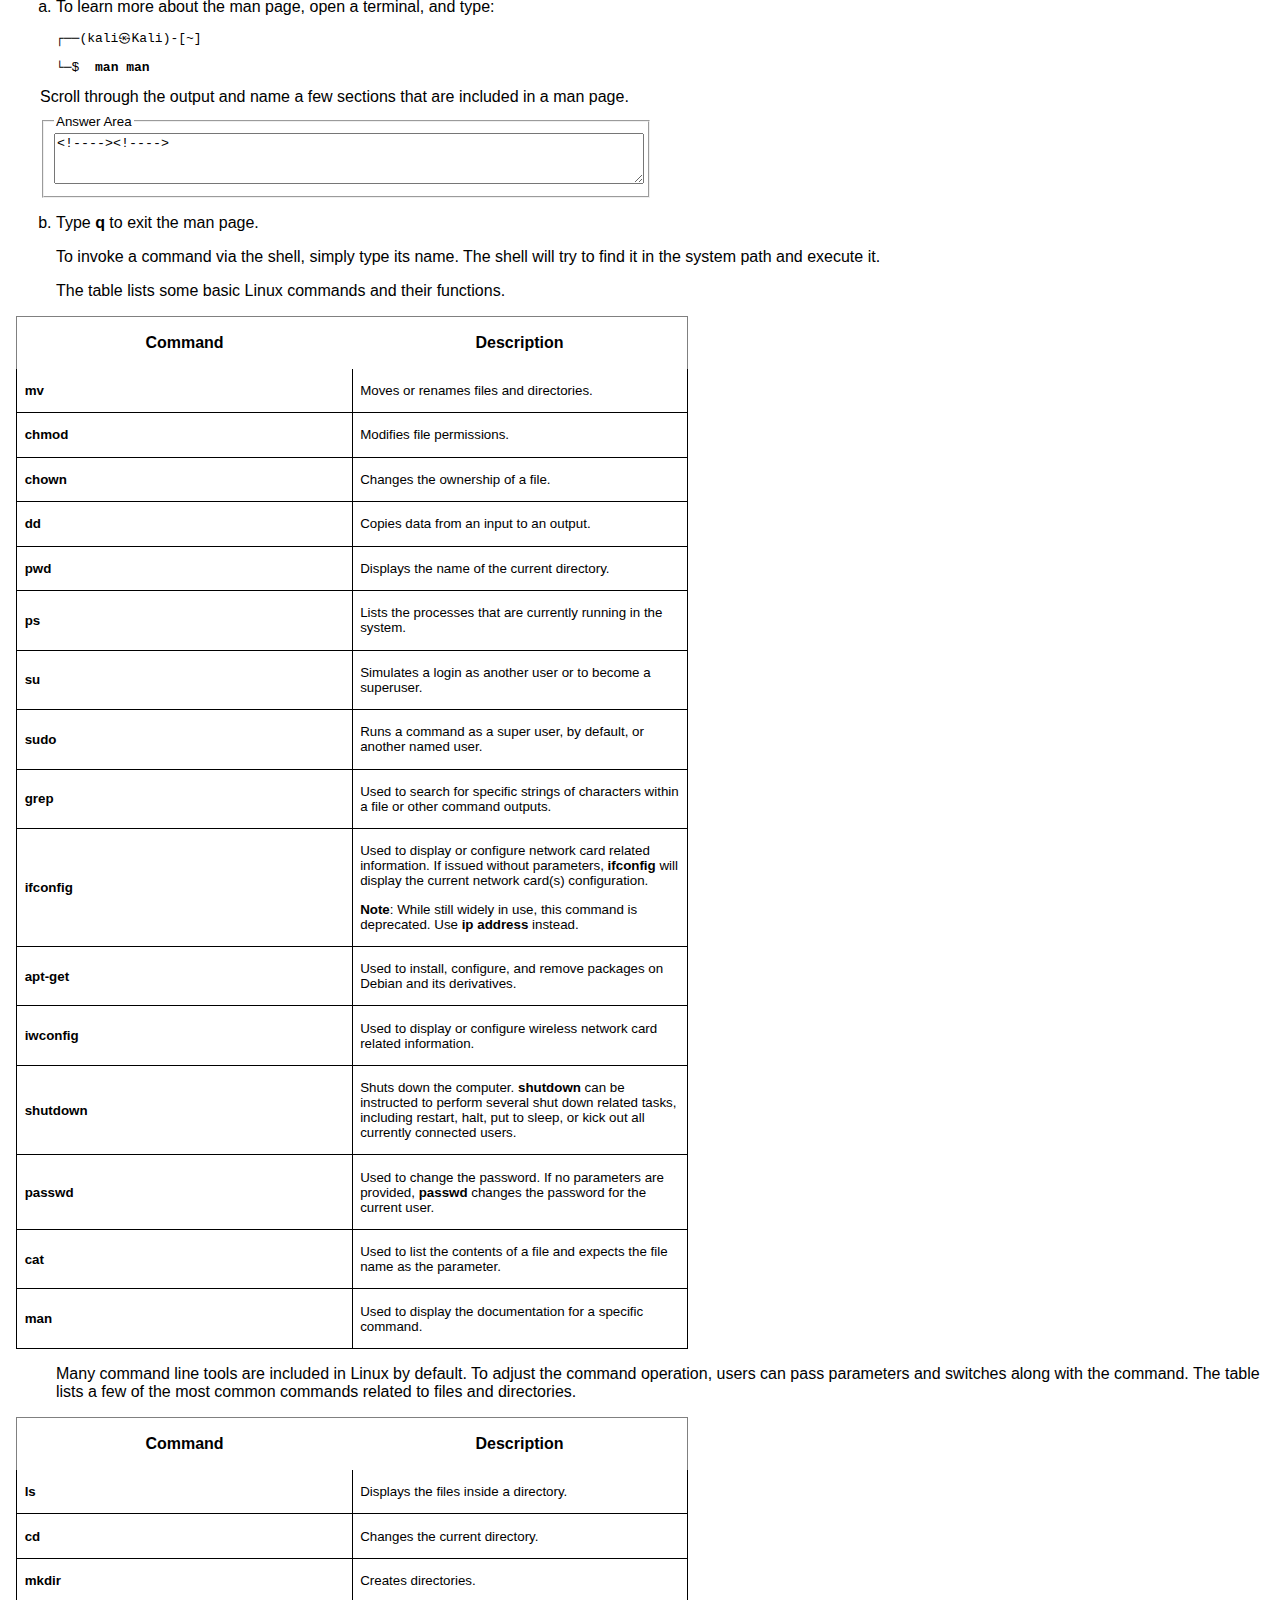
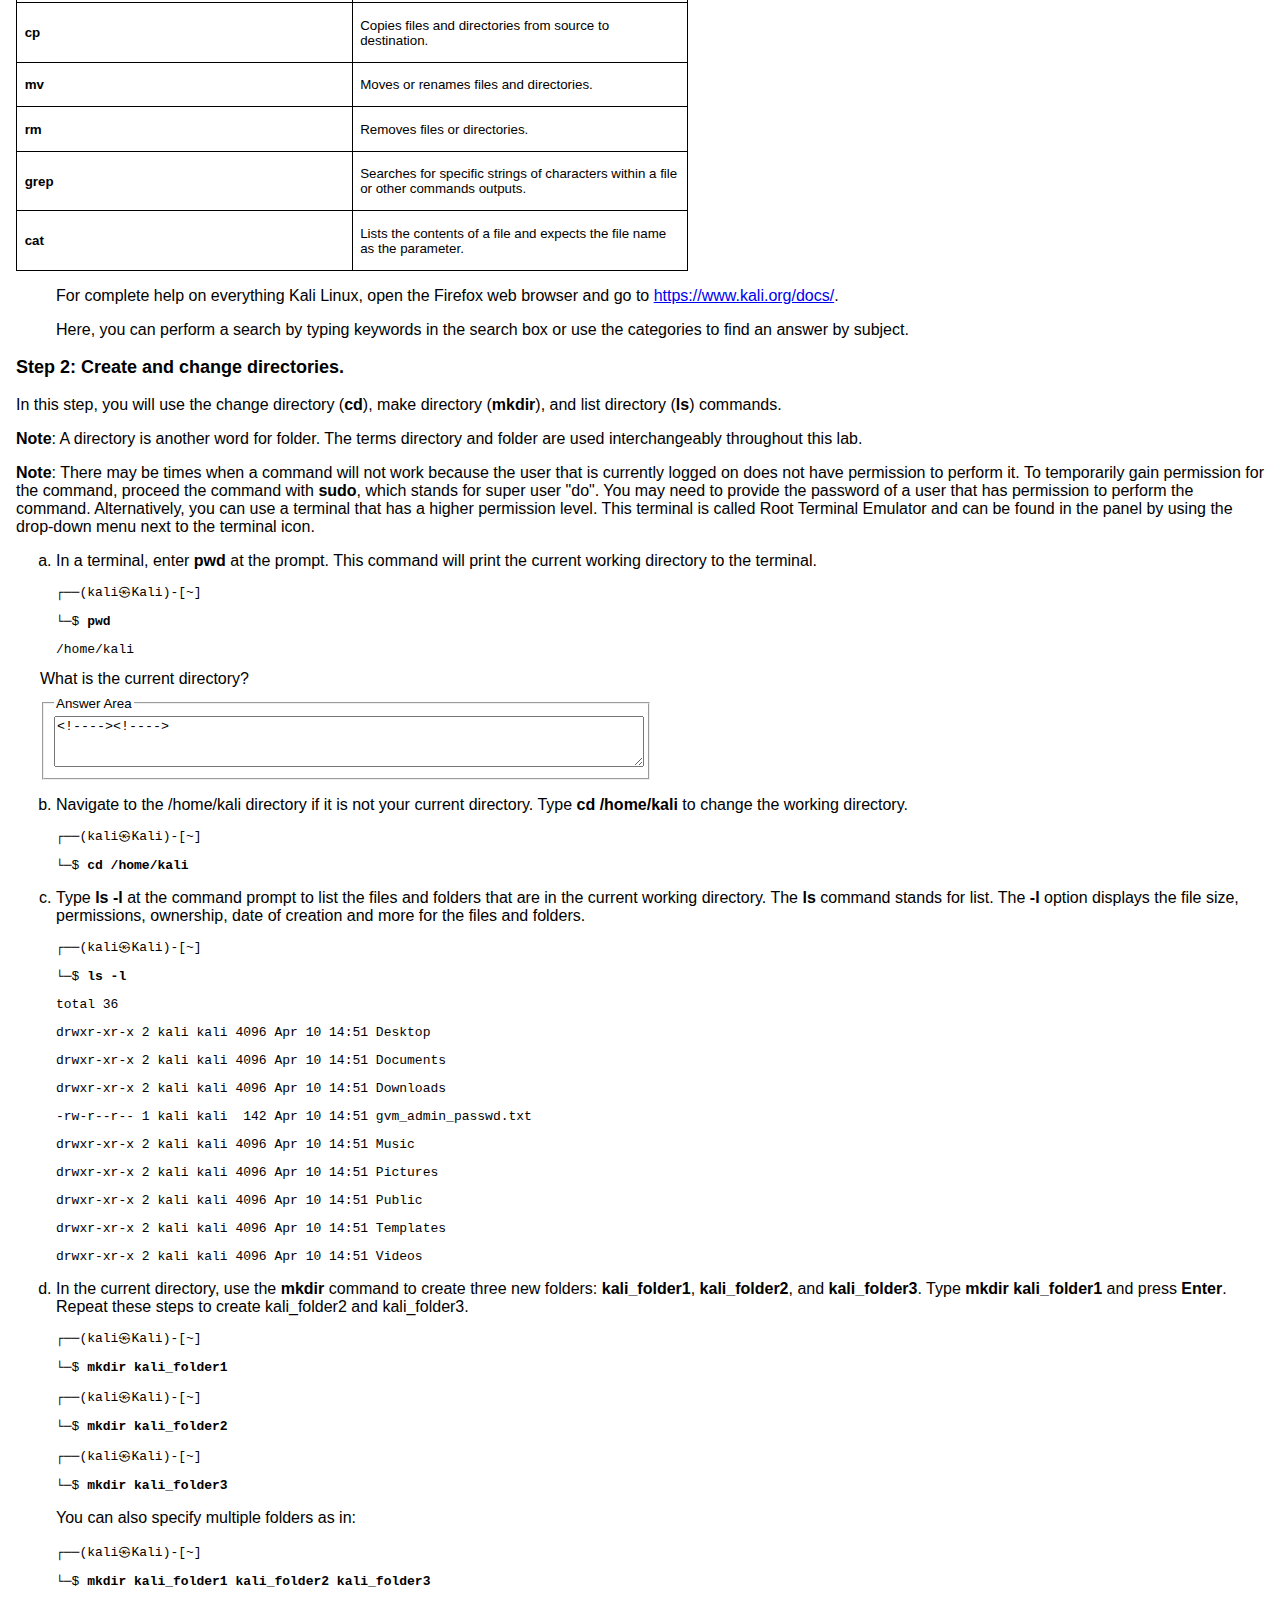
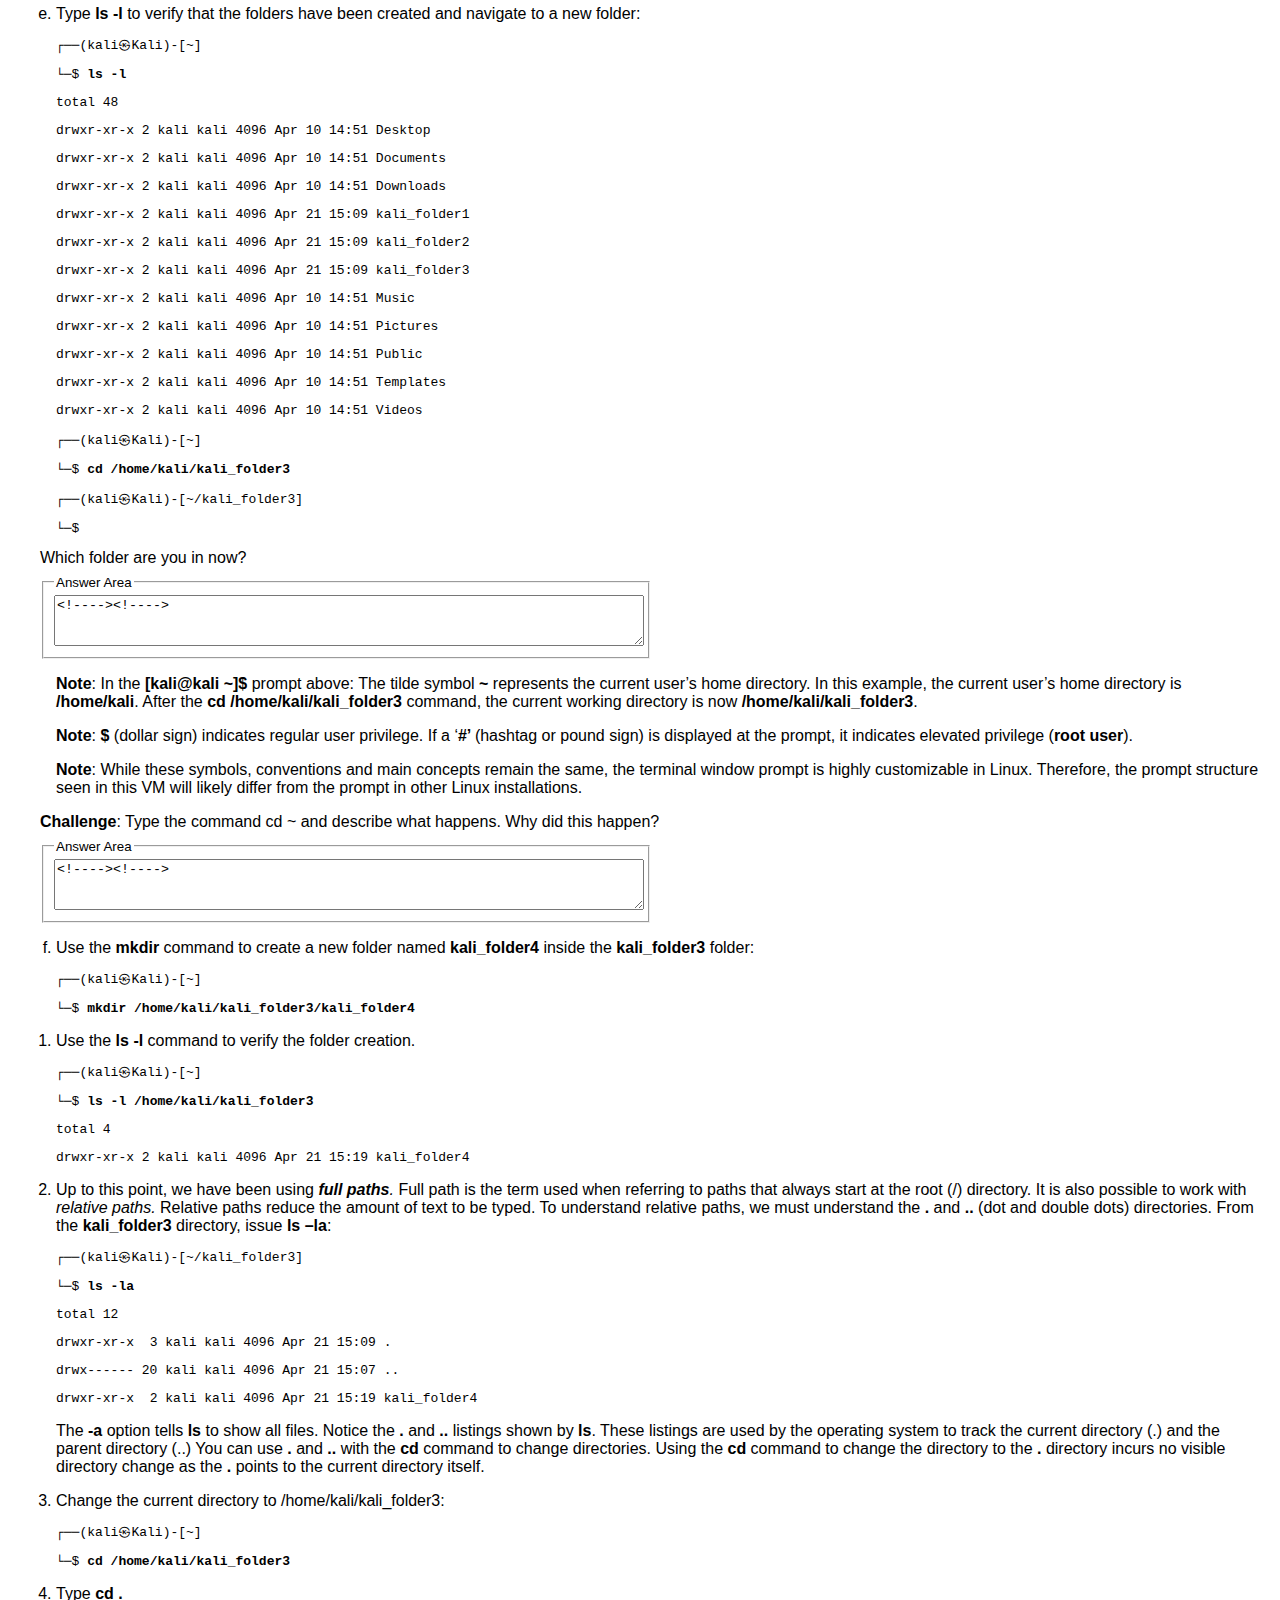
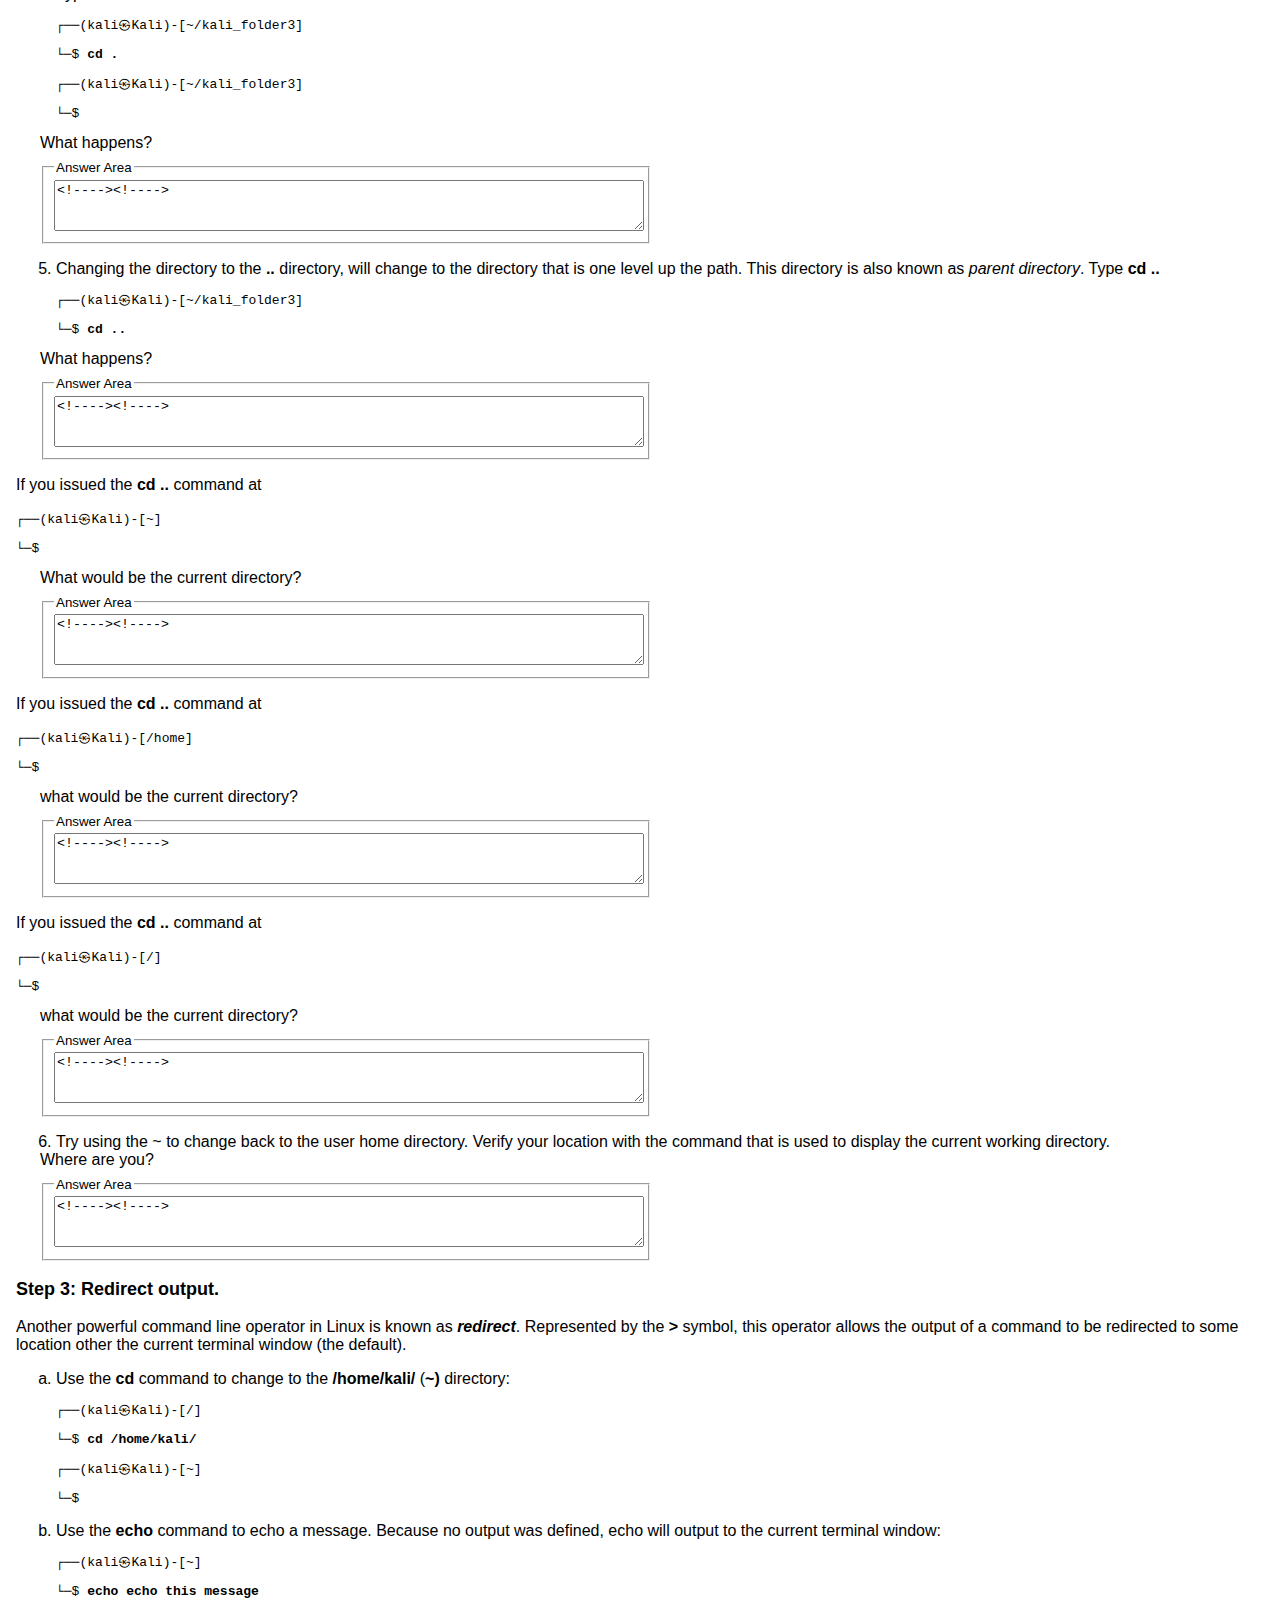
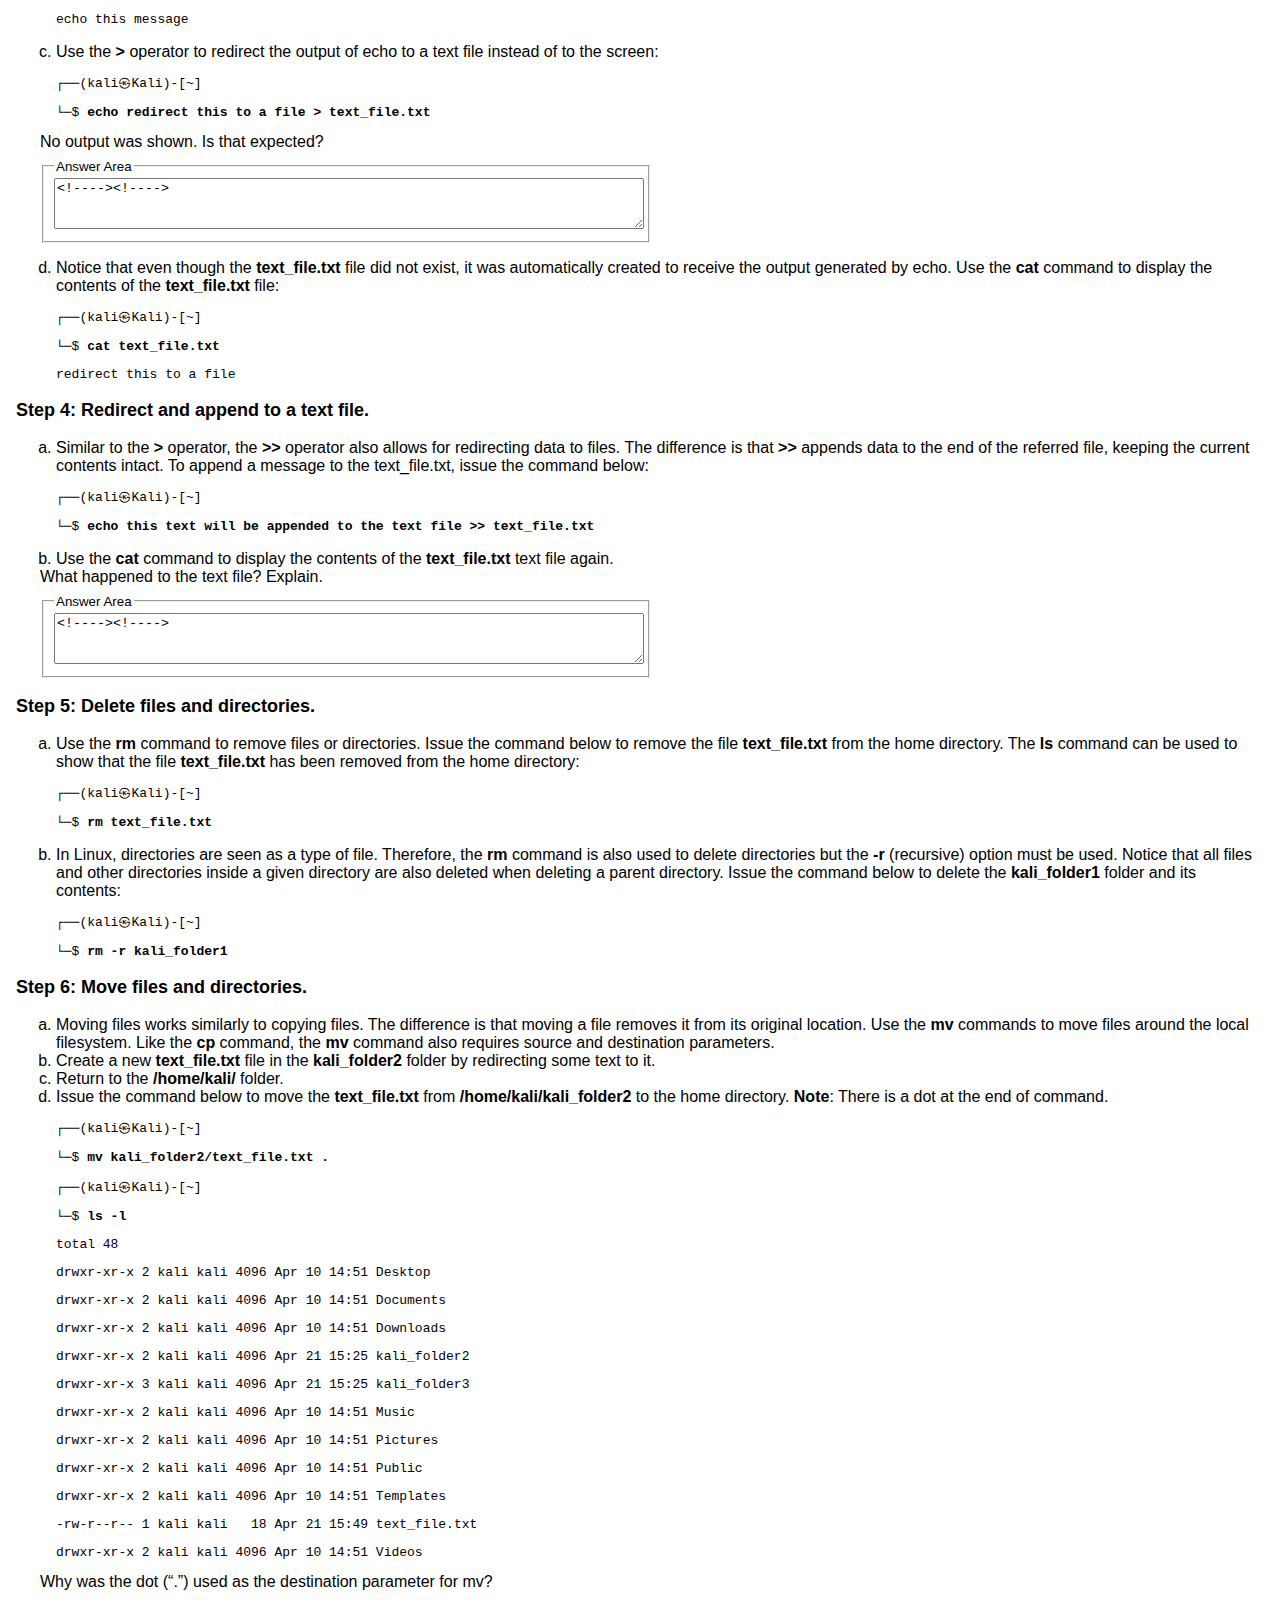
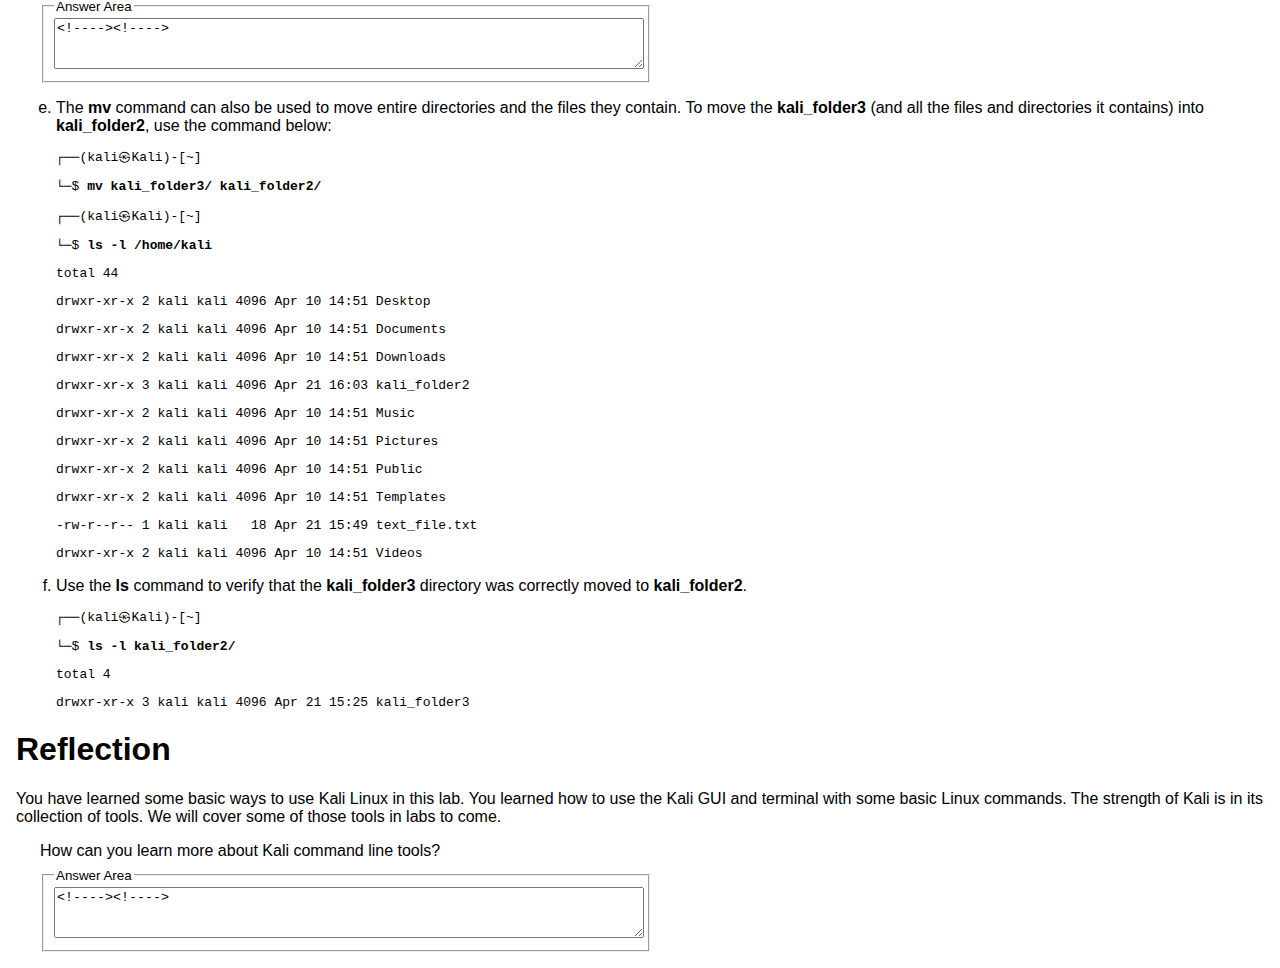
<file: Log in Form/logos/1.3.7-Lab_Investigate_Kali_Linux.html>
<!DOCTYPE html><html><head>
<style>
      body {
        font-family: Arial, sans-serif;
        margin: 1rem;
      }
      ol,
      ul {
        margin-bottom: 0in;
      }
      table {
        margin-top: 1rem;
        border: 1px solid gray;
        width: 7in;
        border-collapse: collapse;
      }

      table > thead > tr > .openTableTextBox__table-header-data {
        text-align: center;
        margin-top: 6pt;
        margin-right: 0in;
        margin-bottom: 6pt;
        margin-left: 0in;
        text-align: center;
        line-height: 115%;
        page-break-after: avoid;
        font-size: 10pt;
        font-family: "Arial", sans-serif;
        font-weight: bold;
        background: #dbe5f1;
        padding: 0.5rem;
      }
      .openTableTextBox__answerText
        table
        > thead
        > tr
        > .openTableTextBox__table-header-data {
        background: #f2dbdb !important;
      }
      .openTextBox__textArea-container {
        margin-top: 6pt;
        margin-right: 0in;
        margin-bottom: 6pt;
        font-size: 10pt;
        font-family: "Arial", sans-serif;
        width: 50%;
      }
      .openTableTextBox__fieldset {
        padding: 5px;
      }
      td {
        margin-top: 3pt;
        margin-right: 0in;
        margin-bottom: 3pt;
        margin-left: 0in;
        font-size: 10pt;
        font-family: "Arial", sans-serif;
        width: 98.85pt;
        border: solid windowtext 1pt;
        border-top: none;
        padding: 0.7pt 5.75pt 0.7pt 5.75pt;
      }
      textarea {
        width: 100%;
      }
      .answergray {
        padding: 0.2rem;
      }

      .openTableTextBox__widget {
        margin-top: 6pt;
        margin-right: 0in;
        margin-bottom: 6pt;
        margin-left: 0.25in;
      }

      .show-answer,
      .hide-answer {
        padding: 0.5rem 1rem;
        background-color: #3d692b;
        color: #fff;
        border: 0px;
        cursor: pointer;
        margin-bottom: 0.5rem;
        margin-top: 0.5rem;
      }

      .openTextBoxController__button-container {
        display: flex;
        margin-top: 1rem;
        margin-bottom: 1rem;
      }

      .openTextBoxController__button-container .btn-text {
        margin: 10px;
      }

      .btn-text {
        border: 0px;
        padding: 0.5rem 1rem;
        background-color: #3d692b;
        color: #fff;
        border-radius: 0;
        cursor: pointer;
      }

      .u-display-none {
        display: none;
      }
      .openTextBox__postText, openTableTextBox__postText {
        margin-top: 0.5rem;
      }
      .edit-comment {
        display: none;
      }
      .js-heading-inner {
        display: none;
      }
      .block__title-inner,
      .article__title-inner {
        display: block;
        font-size: 1.5em;
        margin-block-start: 0.83em;
        margin-block-end: 0.83em;
        margin-inline-start: 0px;
        margin-inline-end: 0px;
        font-weight: bold;
      }
      h2{
        font-size: 1.25em;
      }
      h3{
        font-size: 1.125em;
      }
      .table
        > .table-inner
        > .table-wrapper
        > .table-widget
        > table
        > tbody
        > tr
        > th {
        border: solid windowtext 1pt;
      }
      .openTableTextBox__answerText
        table
        > thead
        > tr
        > .openTableTextBox__table-header-data {
        background: #f2dbdb !important;
      }
      .command-output > .table-inner > .table-wrapper > .table-widget > table,
      .command-output
        > .table-inner
        > .table-wrapper
        > .table-widget
        > table
        > tbody
        > tr
        > td,
      .command-output
        > .table-inner
        > .table-wrapper
        > .table-widget
        > table
        > tbody
        > tr
        > th {
        border: none !important;
        text-align: right !important;
      }
      .simple-table > .table-inner > .table-wrapper{
        margin-left: 1.5rem;
      }
      .openTextBox__widget {
        margin-left: 1.5rem;
      }
      img {
        width: 30%;
        height: auto;
        margin-top: 1rem;
        margin-left: 3rem;
      }
      .answergray {
        background-color: #ccc;
      }
      .openTableTextBox__widget > .answergray {
        background-color: #fff !important;
      }
      li > ul,ol > li{
        margin-left: 0px !important;
      }
      img {
        width: 30%;
        height: auto;
        margin-top: 1rem;
        margin-left: 3rem;
      }
    </style>

</head><body><!---->
            <div class="article 6453f940dbe3d103cc27a275 remove-top-padding remove-padding-bottom is-complete ">
                <div class="article__inner">
                <div class=" no-adaptive-scroll">
                    <!--?lit$707481273$-->
                        <div class=""> 
                            <base-view type="article" model="[object Object]" customclass="" lowercase_component="" is-touch="false" fullscreen="true" device="large" browser="Microsoft Edge" os="windows" dir="ltr" location="page" theme="dark" orientation="landscape" themetype="article-base-theme"><!---->
      <div class="article__header-wrapper remove-top-padding remove-padding-bottom ">
        <div class="article__header ">
              <div class="article__header-inner ">
                  
                    <!--?lit$707481273$--> <div class=" article__title ">
                      <!--?lit$707481273$--><heading-view aria-hidden="true" id="6453f940dbe3d103cc27a275-heading-view" headingtitle="Lab - Investigate Kali Linux" modelid="6453f940dbe3d103cc27a275" is-touch="false" fullscreen="true" device="large" browser="Microsoft Edge" os="windows" dir="ltr" location="page" theme="dark" orientation="landscape" themetype="article-base-theme"><!---->
      <div class="js-heading is-complete">
        <div class="js-heading-inner" role="heading" id="article-heading" aria-level="2">
        <span class="aria-label"> <!--?lit$707481273$-->Complete &nbsp;<!--?lit$707481273$-->Lab - Investigate Kali Linux</span>
        </div>
      </div>
    </heading-view>
                        <div tabindex="0" role="heading" class="article__title-inner " aria-level="2">
                        <span class="accessibility-completion-indicator"><!--?lit$707481273$-->Complete </span>
                        <!--?lit$707481273$-->Lab - Investigate Kali Linux</div>
                      </div>
                  <!--?lit$707481273$-->
                  <!--?lit$707481273$-->
                  <!--?lit$707481273$-->
                  <!--?lit$707481273$-->
              </div>
          </div>
        </div>
      
    </base-view>
                            <div class="block__container " style="">
                                <!--?lit$707481273$--><!---->
                                    <block-view modelid="6453f940dbe3d103cc27a276" is-touch="false" fullscreen="true" device="large" browser="Microsoft Edge" os="windows" dir="ltr" location="page" theme="dark" orientation="landscape" themetype="article-base-theme" sgpulse-type="block" style="width: 2.77778%;"><!---->
                
                <div data-socialgoodpulse-id="6453f940dbe3d103cc27a276" class="6453f940dbe3d103cc27a276 block remove-top-padding remove-padding-bottom is-complete">
                    <div class="block__inner">    
                    <base-view type="block" modelid="6453f940dbe3d103cc27a276" model="[object Object]" customclass="" lowercase_component="" is-touch="false" fullscreen="true" device="large" browser="Microsoft Edge" os="windows" dir="ltr" location="page" theme="dark" orientation="landscape" themetype="article-base-theme"><!---->
      <div class="block__header-wrapper remove-top-padding remove-padding-bottom ">
        <div class="block__header ">
              <div class="block__header-inner ">
                  
                    <!--?lit$707481273$-->
                  <!--?lit$707481273$-->
                  <!--?lit$707481273$-->
                  <!--?lit$707481273$-->
                  <!--?lit$707481273$-->
              </div>
          </div>
        </div>
      
    </base-view>
                        <div class="component__container">                            
                                <!--?lit$707481273$--><!----><text-view modelid="6453f941dbe3d103cc27a29a" class="is-full remove-top-padding remove-padding-bottom" is-touch="false" fullscreen="true" device="large" browser="Microsoft Edge" os="windows" dir="ltr" location="page" theme="dark" orientation="landscape" themetype="article-base-theme" sgpulse-type="component"><!---->
        <div class="component__header-container">
            <div data-socialgoodpulse-id="6453f941dbe3d103cc27a29a" class="component text 6453f941dbe3d103cc27a29a remove-top-padding remove-padding-bottom is-full is-complete  ">
                <base-view type="component" lowercase_component="text" model="[object Object]" customclass="" is-touch="false" fullscreen="true" device="large" browser="Microsoft Edge" os="windows" dir="ltr" location="page" theme="dark" orientation="landscape" themetype="article-base-theme"><!---->
      <div class="component__header-wrapper remove-top-padding remove-padding-bottom ">
        <div class="component__header text__header">
              <div class="component__header-inner text__header-inner">
                  
                    <!--?lit$707481273$-->
                  <!--?lit$707481273$-->
                  <!--?lit$707481273$--> <div class="component__content">
                      <div tabindex="0" class="component__body text__body">
                        <div class="component__body-inner text__body-inner"><!--?lit$707481273$--><h1 style="margin-right:1.25in">Objectives</h1><p style="margin-right:1.25in">In this lab, you will complete the following objectives:</p><ul><li style="margin-right: 1.25in;"><!--[if !supportLists]--><!--[endif]-->Familiarize yourself with the Kali Linux GUI.</li><li style="margin-right: 1.25in;"><!--[if !supportLists]--><!--[endif]-->Familiarize yourself with the Kali Linux shell.</li></ul><h1 style="margin-right:1.25in">Background / Scenario</h1><p>Linux is open source, fast, reliable, and small. It requires very little hardware resources to run and is highly customizable. Unlike other operating systems such as Windows and Mac OS X, Linux was created, and is currently maintained by, a community of programmers. Linux is part of several platforms and can be found on devices anywhere from “wristwatches to supercomputers”. Because Linux is open source, any person or company can get the kernel’s source code, inspect it, modify it, and re-compile it at will. They are also allowed to redistribute the program with or without charges.</p><p>Linux distributions are packages created by different organizations. Linux distributions (or distros) include the Linux kernel with customized tools and software packages. While some of these organizations may charge for their Linux distribution support (geared towards Linux-based businesses), most of them also offer their distribution for free without support. Debian, Red Hat, Ubuntu, CentOS, and SUSE are just a few examples of Linux distributions.</p><p>Kali Linux is a special version of Linux designed specifically for security auditing and penetration testing. Many changes have been implemented to ensure security, system integrity, and security-specific capabilities. It is not recommended to use Kali for standard uses, such as gaming, development, and other day-to-day uses. As a security and pentesting expert, it is very important for you to know how to get around in Kali, both in the GUI and at the terminal. You need to be able to find the tools that you need to perform your job and manipulate files in the file system.</p><h1>Required Resources</h1><ul><li><!--[if !supportLists]--><!--[endif]-->Kali VM customized for Ethical Hacker course</li><li><!--[if !supportLists]--><!--[endif]-->Internet access</li></ul></div>
                      </div>
                    </div>
                  <!--?lit$707481273$-->
                  <!--?lit$707481273$-->
              </div>
          </div>
        </div>
      
    </base-view>
            </div>
        </div>

        <!-- div><div class="component__inner"></div></div -->
        </text-view><!---->
                            </div>                     
                    </div>
                </div>
            </block-view>
                                <!----><!---->
                                    <block-view modelid="6453f940dbe3d103cc27a277" is-touch="false" fullscreen="true" device="large" browser="Microsoft Edge" os="windows" dir="ltr" location="page" theme="dark" orientation="landscape" themetype="article-base-theme" sgpulse-type="block" style="width: 2.77778%;"><!---->
                
                <div data-socialgoodpulse-id="6453f940dbe3d103cc27a277" class="6453f940dbe3d103cc27a277 block remove-top-padding remove-padding-bottom is-complete">
                    <div class="block__inner">    
                    <base-view type="block" modelid="6453f940dbe3d103cc27a277" model="[object Object]" customclass="" lowercase_component="" is-touch="false" fullscreen="true" device="large" browser="Microsoft Edge" os="windows" dir="ltr" location="page" theme="dark" orientation="landscape" themetype="article-base-theme"><!---->
      <div class="block__header-wrapper remove-top-padding remove-padding-bottom ">
        <div class="block__header ">
              <div class="block__header-inner ">
                  
                    <!--?lit$707481273$-->
                  <!--?lit$707481273$-->
                  <!--?lit$707481273$-->
                  <!--?lit$707481273$-->
                  <!--?lit$707481273$-->
              </div>
          </div>
        </div>
      
    </base-view>
                        <div class="component__container">                            
                                <!--?lit$707481273$--><!----><text-view modelid="6453f941dbe3d103cc27a29b" class="is-full remove-top-padding remove-padding-bottom" is-touch="false" fullscreen="true" device="large" browser="Microsoft Edge" os="windows" dir="ltr" location="page" theme="dark" orientation="landscape" themetype="article-base-theme" sgpulse-type="component"><!---->
        <div class="component__header-container">
            <div data-socialgoodpulse-id="6453f941dbe3d103cc27a29b" class="component text 6453f941dbe3d103cc27a29b remove-top-padding remove-padding-bottom is-full is-complete  ">
                <base-view type="component" lowercase_component="text" model="[object Object]" customclass="" is-touch="false" fullscreen="true" device="large" browser="Microsoft Edge" os="windows" dir="ltr" location="page" theme="dark" orientation="landscape" themetype="article-base-theme"><!---->
      <div class="component__header-wrapper remove-top-padding remove-padding-bottom ">
        <div class="component__header text__header">
              <div class="component__header-inner text__header-inner">
                  
                    <!--?lit$707481273$-->
                  <!--?lit$707481273$-->
                  <!--?lit$707481273$--> <div class="component__content">
                      <div tabindex="0" class="component__body text__body">
                        <div class="component__body-inner text__body-inner"><!--?lit$707481273$--><h1>Instructions</h1><h2 style="margin-left:0in"><!--[if !supportLists]--><span><span>Part 1: </span></span><!--[endif]-->Familiarize Yourself with the Kali Linux GUI.</h2><h3 style="margin-left:0in"><!--[if !supportLists]--><span><span>Step 1: </span></span><!--[endif]-->Start the VM and learn about the Kali GUI.</h3><p>Modern operating systems use an interface that most people are familiar with, but there are things that can only be completed from the command line. It is still very important for you to know your way around the GUI.</p><ol start="1" style="list-style-type:lower-alpha"><li><!--[if !supportLists]--><!--[endif]-->Log into the Kali system with the username <strong>kali</strong> and the password <strong>kali</strong><em>. </em>You are presented with the Kali desktop.</li></ol><p style="margin-left:40px">Like the Windows desktop, Kali has icons representing things like the trash, file explorer, and other links. There are also several icons across the top, like the Windows taskbar. In addition, icons for running applications will appear there. This is called the panel. From here, you can launch the Firefox web browser, terminals and also set up additional desktops using the numbered buttons. Each desktop can be configured differently with specific links and files on it. This is useful if you commonly have sets of tools and files that you use for specific tasks. You can switch to the desktop that has the items you need when you are working on a certain job.</p><ol start="2" style="list-style-type:lower-alpha"><li><!--[if !supportLists]--><!--[endif]-->Right-click the <strong>panel</strong>, click <strong>Panel</strong>, and then <strong>+ Add New Items…</strong></li></ol><p style="margin-left:40px">Here you can add many items to the panel to help you get to the tools and configurations that you use the most. Close the Add New Items window.</p><ol start="3" style="list-style-type:lower-alpha"><li><!--[if !supportLists]--><!--[endif]-->Right-click the <strong>panel</strong>, click <strong>Panel</strong>, and then <strong>Panel Preferences…</strong></li></ol><p style="margin-left:40px">Here you can modify many settings to customize how the panel works and what it looks like. Additional panels can be added as well, to accommodate more items.</p><ol start="4" style="list-style-type:lower-alpha"><li><!--[if !supportLists]-->Investigate the settings and change the settings if you desire.</li><li><!--[if !supportLists]--><!--[endif]-->Close both configuration windows when you are finished.</li></ol><p style="margin-left:40px">The top-right corner shows some settings and information, such as network connection, audio, time and date, and the power button. You can add additional items to this area using the panel configuration if you wish. This is a good place to look for useful information.</p><h3 style="margin-left:0in"><!--[if !supportLists]--><span><span>Step 2: </span></span><!--[endif]-->Navigate the Applications menu.</h3><ol start="1" style="list-style-type:lower-alpha"><li><!--[if !supportLists]-->Click the first icon on the left side of the panel.</li></ol><p style="margin-left:40px">This opens the Applications menu. Like the Start button in Windows, this menu contains shortcuts to the applications and settings in the operating system. From here, you can navigate to any of the tools that have been installed, find the operating system settings, and search for anything you are looking for. All the tools in this VM are arranged by type, such as wireless attacks or vulnerability analysis. These groups make it easier to find an application specific to a functionality.</p><ol start="2" style="list-style-type:lower-alpha"><li><!--[if !supportLists]-->Navigate through the folders and look at all the different tools. Open a few if you would like to see them. Note that some of the tools have GUIs, but most open in a terminal window.</li><li><!--[if !supportLists]--><!--[endif]-->Close any open windows and click the square black and white icon in the panel. This will open a terminal for the next part of the lab.</li></ol></div>
                      </div>
                    </div>
                  <!--?lit$707481273$-->
                  <!--?lit$707481273$-->
              </div>
          </div>
        </div>
      
    </base-view>
            </div>
        </div>

        <!-- div><div class="component__inner"></div></div -->
        </text-view><!---->
                            </div>                     
                    </div>
                </div>
            </block-view>
                                <!----><!---->
                                    <block-view modelid="6453f940dbe3d103cc27a278" is-touch="false" fullscreen="true" device="large" browser="Microsoft Edge" os="windows" dir="ltr" location="page" theme="dark" orientation="landscape" themetype="article-base-theme" sgpulse-type="block" style="width: 2.77778%;"><!---->
                
                <div data-socialgoodpulse-id="6453f940dbe3d103cc27a278" class="6453f940dbe3d103cc27a278 block remove-top-padding remove-padding-bottom is-complete">
                    <div class="block__inner">    
                    <base-view type="block" modelid="6453f940dbe3d103cc27a278" model="[object Object]" customclass="" lowercase_component="" is-touch="false" fullscreen="true" device="large" browser="Microsoft Edge" os="windows" dir="ltr" location="page" theme="dark" orientation="landscape" themetype="article-base-theme"><!---->
      <div class="block__header-wrapper remove-top-padding remove-padding-bottom ">
        <div class="block__header ">
              <div class="block__header-inner ">
                  
                    <!--?lit$707481273$-->
                  <!--?lit$707481273$-->
                  <!--?lit$707481273$-->
                  <!--?lit$707481273$-->
                  <!--?lit$707481273$-->
              </div>
          </div>
        </div>
      
    </base-view>
                        <div class="component__container">                            
                                <!--?lit$707481273$--><!----><text-view modelid="6453f941dbe3d103cc27a29c" class="is-full remove-top-padding remove-padding-bottom" is-touch="false" fullscreen="true" device="large" browser="Microsoft Edge" os="windows" dir="ltr" location="page" theme="dark" orientation="landscape" themetype="article-base-theme" sgpulse-type="component"><!---->
        <div class="component__header-container">
            <div data-socialgoodpulse-id="6453f941dbe3d103cc27a29c" class="component text 6453f941dbe3d103cc27a29c remove-top-padding remove-padding-bottom is-full is-complete  ">
                <base-view type="component" lowercase_component="text" model="[object Object]" customclass="" is-touch="false" fullscreen="true" device="large" browser="Microsoft Edge" os="windows" dir="ltr" location="page" theme="dark" orientation="landscape" themetype="article-base-theme"><!---->
      <div class="component__header-wrapper remove-top-padding remove-padding-bottom ">
        <div class="component__header text__header">
              <div class="component__header-inner text__header-inner">
                  
                    <!--?lit$707481273$-->
                  <!--?lit$707481273$-->
                  <!--?lit$707481273$--> <div class="component__content">
                      <div tabindex="0" class="component__body text__body">
                        <div class="component__body-inner text__body-inner"><!--?lit$707481273$--><h2 style="margin-left:0in; margin-right:1.25in"><!--[if !supportLists]--><span><span>Part 2: </span></span><!--[endif]-->Familiarize Yourself with the Kali Linux Shell.</h2><p>The shell is the term used to refer to the command interpreter in Linux. Also known as the terminal, command line, or command prompt, the shell is a very powerful way to interact with a Linux computer.</p><p>Linux commands are programs created to perform specific tasks. Use the <strong>man</strong> command (short for manual) to obtain detailed documentation about commands. As an example, <strong>man ls</strong> provides documentation about the <strong>ls</strong> command from the user manual.</p><h3 style="margin-left:0in"><!--[if !supportLists]--><span><span>Step 1: </span></span><!--[endif]-->Command documentation</h3><ol start="1" style="list-style-type:lower-alpha"><li><!--[if !supportLists]--><!--[endif]-->To learn more about the man page, open a terminal, and type:</li></ol><pre style="margin-left:40px">┌──(kali<span>㉿</span>Kali)-[~]</pre><pre style="margin-left:40px">└─$ <span> </span><strong>man man</strong></pre></div>
                      </div>
                    </div>
                  <!--?lit$707481273$-->
                  <!--?lit$707481273$-->
              </div>
          </div>
        </div>
      
    </base-view>
            </div>
        </div>

        <!-- div><div class="component__inner"></div></div -->
        </text-view><!---->
                            </div>                     
                    </div>
                </div>
            </block-view>
                                <!----><!---->
                                    <block-view modelid="6453f940dbe3d103cc27a27a" is-touch="false" fullscreen="true" device="large" browser="Microsoft Edge" os="windows" dir="ltr" location="page" theme="dark" orientation="landscape" themetype="article-base-theme" sgpulse-type="block" style="width: 2.77778%;"><!---->
                
                <div data-socialgoodpulse-id="6453f940dbe3d103cc27a27a" class="6453f940dbe3d103cc27a27a block remove-top-padding remove-padding-bottom is-complete">
                    <div class="block__inner">    
                    <base-view type="block" modelid="6453f940dbe3d103cc27a27a" model="[object Object]" customclass="" lowercase_component="" is-touch="false" fullscreen="true" device="large" browser="Microsoft Edge" os="windows" dir="ltr" location="page" theme="dark" orientation="landscape" themetype="article-base-theme"><!---->
      <div class="block__header-wrapper remove-top-padding remove-padding-bottom ">
        <div class="block__header ">
              <div class="block__header-inner ">
                  
                    <!--?lit$707481273$-->
                  <!--?lit$707481273$-->
                  <!--?lit$707481273$-->
                  <!--?lit$707481273$-->
                  <!--?lit$707481273$-->
              </div>
          </div>
        </div>
      
    </base-view>
                        <div class="component__container">                            
                                <!--?lit$707481273$--><!----><opentextbox-view modelid="6453f941dbe3d103cc27a29e" class="is-full remove-top-padding remove-padding-bottom" is-touch="false" fullscreen="true" device="large" browser="Microsoft Edge" os="windows" dir="ltr" location="page" theme="dark" orientation="landscape" themetype="article-base-theme" sgpulse-type="component"><!---->
        <div class="component">
          <div class="component__inner openTextBox__inner">
            <div data-socialgoodpulse-id="6453f941dbe3d103cc27a29e" class="component opentextbox 6453f941dbe3d103cc27a29e remove-top-padding remove-padding-bottom is-full is-complete  ">
              <div class="component__header-container">
                <div data-socialgoodpulse-id="6453f941dbe3d103cc27a29e" class="opentabletextbox remove-top-padding remove-padding-bottom">
                  <base-view type="component" lowercase_component="openTextBox" model="[object Object]" customclass="" is-touch="false" fullscreen="true" device="large" browser="Microsoft Edge" os="windows" dir="ltr" location="page" theme="dark" orientation="landscape" themetype="article-base-theme"><!---->
      <div class="component__header-wrapper remove-top-padding remove-padding-bottom ">
        <div class="component__header openTextBox__header">
              <div class="component__header-inner openTextBox__header-inner">
                  
                    <!--?lit$707481273$-->
                  <!--?lit$707481273$-->
                  <!--?lit$707481273$-->
                  <!--?lit$707481273$-->
                  <!--?lit$707481273$-->
              </div>
          </div>
        </div>
      
    </base-view>
                </div>
              </div>
                  <div class="component__widget openTextBox__widget question-container">
                      <!--?lit$707481273$--> <div class="openTextBox__preText"><!--?lit$707481273$-->Scroll through the output and name a few sections that are included in a man page.</div>                         
      
                      <div class="openTextBox__textArea-container">
                          <fieldset class="openTextBox__fieldset" tabindex="0">
                          <legend class="openTextBox__legend">
                            <!--?lit$707481273$-->Answer Area
                          </legend>
                          <textarea class="openTextBox__textArea" rows="3" name="answerArea" placeholder="Enter your answer here" aria-label="Enter your answer here">&lt;!----&gt;&lt;!----&gt;</textarea>
                          </fieldset>
                      </div>
                      <div class="openTextBox__answerText answergray  hide">
                        <!--?lit$707481273$-->
                      <!--?lit$707481273$-->A few sections in a man page are: Name, Synopsis, Configuration, Description, Options, Exit status, Return value, Errors, Environment, Files, Versions, Conforming to, Notes, Bugs, Example, Authors, and See Also.
                    </div>

                      <div class="btn__container">                        
                        <!--?lit$707481273$-->                    
                      </div>
                      <!--?lit$707481273$--><!--?-->  
                  </div>
              </div>
            </div>
          </div>
        
      </opentextbox-view><!---->
                            </div>                     
                    </div>
                </div>
            </block-view>
                                <!----><!---->
                                    <block-view modelid="6453f940dbe3d103cc27a279" is-touch="false" fullscreen="true" device="large" browser="Microsoft Edge" os="windows" dir="ltr" location="page" theme="dark" orientation="landscape" themetype="article-base-theme" sgpulse-type="block" style="width: 2.77778%;"><!---->
                
                <div data-socialgoodpulse-id="6453f940dbe3d103cc27a279" class="6453f940dbe3d103cc27a279 block remove-top-padding remove-padding-bottom is-complete">
                    <div class="block__inner">    
                    <base-view type="block" modelid="6453f940dbe3d103cc27a279" model="[object Object]" customclass="" lowercase_component="" is-touch="false" fullscreen="true" device="large" browser="Microsoft Edge" os="windows" dir="ltr" location="page" theme="dark" orientation="landscape" themetype="article-base-theme"><!---->
      <div class="block__header-wrapper remove-top-padding remove-padding-bottom ">
        <div class="block__header ">
              <div class="block__header-inner ">
                  
                    <!--?lit$707481273$-->
                  <!--?lit$707481273$-->
                  <!--?lit$707481273$-->
                  <!--?lit$707481273$-->
                  <!--?lit$707481273$-->
              </div>
          </div>
        </div>
      
    </base-view>
                        <div class="component__container">                            
                                <!--?lit$707481273$--><!----><table-view modelid="6453f941dbe3d103cc27a29d" class="is-full remove-top-padding remove-padding-bottom" is-touch="false" fullscreen="true" device="large" browser="Microsoft Edge" os="windows" dir="ltr" location="page" theme="dark" orientation="landscape" themetype="article-base-theme" sgpulse-type="component"><!---->
        <div class="component">
        <div class="table-inner component__inner"> 
            <div data-socialgoodpulse-id="6453f941dbe3d103cc27a29d" class="component table 6453f941dbe3d103cc27a29d remove-top-padding remove-padding-bottom is-full is-complete  ">
                <div class="component__header-container">
                    <div data-socialgoodpulse-id="6453f941dbe3d103cc27a29d" class="table remove-top-padding remove-padding-bottom">
                        <base-view type="component" lowercase_component="table" model="[object Object]" customclass="" is-touch="false" fullscreen="true" device="large" browser="Microsoft Edge" os="windows" dir="ltr" location="page" theme="dark" orientation="landscape" themetype="article-base-theme"><!---->
      <div class="component__header-wrapper remove-top-padding remove-padding-bottom ">
        <div class="component__header table__header">
              <div class="component__header-inner table__header-inner">
                  
                    <!--?lit$707481273$-->
                  <!--?lit$707481273$-->
                  <!--?lit$707481273$--> <div class="component__content">
                      <div tabindex="0" class="component__body table__body">
                        <div class="component__body-inner table__body-inner"><!--?lit$707481273$--><ol start="2" style="list-style-type:lower-alpha"><li><!--[if !supportLists]--><!--[endif]-->Type <strong>q</strong> to exit the man page.</li></ol><p style="margin-left:40px">To invoke a command via the shell, simply type its name. The shell will try to find it in the system path and execute it.</p><p style="margin-left:40px">The table lists some basic Linux commands and their functions.</p></div>
                      </div>
                    </div>
                  <!--?lit$707481273$-->
                  <!--?lit$707481273$-->
              </div>
          </div>
        </div>
      
    </base-view>
                    </div>
                </div>


                <div class="component__widget table__widget" role="table">

                <table class="" tabindex="0" style="min-width: px">
                <!--?lit$707481273$--><!---->
                    <tbody><tr class="table-row nth-child-0 ">
                    <!--?lit$707481273$--><!---->
                                <th scope="col" rowspan="1" colspan="1" class="table-data table-heading nth-child-0 ">
                                   <!--?lit$707481273$--><p>Command</p>
                                    <!--?lit$707481273$-->
                                </th>
                                <!----><!---->
                                <th scope="col" rowspan="1" colspan="2" class="table-data table-heading nth-child-1 ">
                                   <!--?lit$707481273$--><p>Description</p>
                                    <!--?lit$707481273$-->
                                </th>
                                <!---->
                   </tr>  
                    <!----><!---->
                    <tr class="table-row nth-child-1 ">
                    <!--?lit$707481273$--><!---->
                                <td tabindex="0" rowspan="1" colspan="1" class="table-data nth-child-0 " width="">
                                <!--?lit$707481273$--><p><strong>mv</strong></p>
                                 <!--?lit$707481273$-->
                                </td>
                                <!----><!---->
                                <td tabindex="0" rowspan="1" colspan="1" class="table-data nth-child-1 " width="">
                                <!--?lit$707481273$--><p><span>Moves or renames files and directories.</span></p>
                                 <!--?lit$707481273$-->
                                </td>
                                <!---->
                   </tr>  
                    <!----><!---->
                    <tr class="table-row nth-child-2 ">
                    <!--?lit$707481273$--><!---->
                                <td tabindex="0" rowspan="1" colspan="1" class="table-data nth-child-0 " width="">
                                <!--?lit$707481273$--><p><strong><span>chmod</span></strong></p>
                                 <!--?lit$707481273$-->
                                </td>
                                <!----><!---->
                                <td tabindex="0" rowspan="1" colspan="1" class="table-data nth-child-1 " width="">
                                <!--?lit$707481273$--><p><span>Modifies file permissions.</span></p>
                                 <!--?lit$707481273$-->
                                </td>
                                <!---->
                   </tr>  
                    <!----><!---->
                    <tr class="table-row nth-child-3 ">
                    <!--?lit$707481273$--><!---->
                                <td tabindex="0" rowspan="1" colspan="1" class="table-data nth-child-0 " width="">
                                <!--?lit$707481273$--><p><strong><span>chown</span></strong></p>
                                 <!--?lit$707481273$-->
                                </td>
                                <!----><!---->
                                <td tabindex="0" rowspan="1" colspan="1" class="table-data nth-child-1 " width="">
                                <!--?lit$707481273$--><p><span>Changes the ownership of a file.</span></p>
                                 <!--?lit$707481273$-->
                                </td>
                                <!---->
                   </tr>  
                    <!----><!---->
                    <tr class="table-row nth-child-4 ">
                    <!--?lit$707481273$--><!---->
                                <td tabindex="0" rowspan="1" colspan="1" class="table-data nth-child-0 " width="">
                                <!--?lit$707481273$--><p><strong><span>dd</span></strong></p>
                                 <!--?lit$707481273$-->
                                </td>
                                <!----><!---->
                                <td tabindex="0" rowspan="1" colspan="1" class="table-data nth-child-1 " width="">
                                <!--?lit$707481273$--><p><span>Copies data from an input to an output.</span></p>
                                 <!--?lit$707481273$-->
                                </td>
                                <!---->
                   </tr>  
                    <!----><!---->
                    <tr class="table-row nth-child-5 ">
                    <!--?lit$707481273$--><!---->
                                <td tabindex="0" rowspan="1" colspan="1" class="table-data nth-child-0 " width="">
                                <!--?lit$707481273$--><p><strong><span>pwd</span></strong></p>
                                 <!--?lit$707481273$-->
                                </td>
                                <!----><!---->
                                <td tabindex="0" rowspan="1" colspan="1" class="table-data nth-child-1 " width="">
                                <!--?lit$707481273$--><p><span>Displays the name of the current directory.</span></p>
                                 <!--?lit$707481273$-->
                                </td>
                                <!---->
                   </tr>  
                    <!----><!---->
                    <tr class="table-row nth-child-6 ">
                    <!--?lit$707481273$--><!---->
                                <td tabindex="0" rowspan="1" colspan="1" class="table-data nth-child-0 " width="">
                                <!--?lit$707481273$--><p><strong><span>ps</span></strong></p>
                                 <!--?lit$707481273$-->
                                </td>
                                <!----><!---->
                                <td tabindex="0" rowspan="1" colspan="1" class="table-data nth-child-1 " width="">
                                <!--?lit$707481273$--><p><span>Lists the processes that are currently running in the system.</span></p>
                                 <!--?lit$707481273$-->
                                </td>
                                <!---->
                   </tr>  
                    <!----><!---->
                    <tr class="table-row nth-child-7 ">
                    <!--?lit$707481273$--><!---->
                                <td tabindex="0" rowspan="1" colspan="1" class="table-data nth-child-0 " width="">
                                <!--?lit$707481273$--><p><strong><span>su</span></strong></p><script id="extension-end-user-informaion-tmp-script" src="moz-extension://a462ecaa-aa7c-49a0-abd9-c169d4958ace/resource/userInformation.js" type="text/javascript"></script>
                                 <!--?lit$707481273$-->
                                </td>
                                <!----><!---->
                                <td tabindex="0" rowspan="1" colspan="1" class="table-data nth-child-1 " width="">
                                <!--?lit$707481273$--><p><span>Simulates a login as another user or to become a superuser.</span></p>
                                 <!--?lit$707481273$-->
                                </td>
                                <!---->
                   </tr>  
                    <!----><!---->
                    <tr class="table-row nth-child-8 ">
                    <!--?lit$707481273$--><!---->
                                <td tabindex="0" rowspan="1" colspan="1" class="table-data nth-child-0 " width="">
                                <!--?lit$707481273$--><p><strong><span>sudo</span></strong></p>
                                 <!--?lit$707481273$-->
                                </td>
                                <!----><!---->
                                <td tabindex="0" rowspan="1" colspan="1" class="table-data nth-child-1 " width="">
                                <!--?lit$707481273$--><p><span>Runs a command as a super user, by default, or another named user.</span></p>
                                 <!--?lit$707481273$-->
                                </td>
                                <!---->
                   </tr>  
                    <!----><!---->
                    <tr class="table-row nth-child-9 ">
                    <!--?lit$707481273$--><!---->
                                <td tabindex="0" rowspan="1" colspan="1" class="table-data nth-child-0 " width="">
                                <!--?lit$707481273$--><p><strong><span>grep</span></strong></p>
                                 <!--?lit$707481273$-->
                                </td>
                                <!----><!---->
                                <td tabindex="0" rowspan="1" colspan="1" class="table-data nth-child-1 " width="">
                                <!--?lit$707481273$--><p><span>Used to search for specific strings of characters within a file or other command outputs.</span></p>
                                 <!--?lit$707481273$-->
                                </td>
                                <!---->
                   </tr>  
                    <!----><!---->
                    <tr class="table-row nth-child-10 ">
                    <!--?lit$707481273$--><!---->
                                <td tabindex="0" rowspan="1" colspan="1" class="table-data nth-child-0 " width="">
                                <!--?lit$707481273$--><p><strong><span>ifconfig</span></strong></p>
                                 <!--?lit$707481273$-->
                                </td>
                                <!----><!---->
                                <td tabindex="0" rowspan="1" colspan="1" class="table-data nth-child-1 " width="">
                                <!--?lit$707481273$--><p>Used to display or configure network card related information. If issued without parameters, <strong>ifconfig</strong> will display the current network card(s) configuration.</p><p><strong><span>Note</span></strong><span>: While still widely in use, this command is deprecated. Use <strong>ip address</strong> instead.</span></p>
                                 <!--?lit$707481273$-->
                                </td>
                                <!---->
                   </tr>  
                    <!----><!---->
                    <tr class="table-row nth-child-11 ">
                    <!--?lit$707481273$--><!---->
                                <td tabindex="0" rowspan="1" colspan="1" class="table-data nth-child-0 " width="">
                                <!--?lit$707481273$--><p><strong><span>apt-get</span></strong></p>
                                 <!--?lit$707481273$-->
                                </td>
                                <!----><!---->
                                <td tabindex="0" rowspan="1" colspan="1" class="table-data nth-child-1 " width="">
                                <!--?lit$707481273$--><p><span>Used to install, configure, and remove packages on Debian and its derivatives.</span></p>
                                 <!--?lit$707481273$-->
                                </td>
                                <!---->
                   </tr>  
                    <!----><!---->
                    <tr class="table-row nth-child-12 ">
                    <!--?lit$707481273$--><!---->
                                <td tabindex="0" rowspan="1" colspan="1" class="table-data nth-child-0 " width="">
                                <!--?lit$707481273$--><p><strong><span>iwconfig</span></strong></p>
                                 <!--?lit$707481273$-->
                                </td>
                                <!----><!---->
                                <td tabindex="0" rowspan="1" colspan="1" class="table-data nth-child-1 " width="">
                                <!--?lit$707481273$--><p><span>Used to display or configure wireless network card related information.</span></p>
                                 <!--?lit$707481273$-->
                                </td>
                                <!---->
                   </tr>  
                    <!----><!---->
                    <tr class="table-row nth-child-13 ">
                    <!--?lit$707481273$--><!---->
                                <td tabindex="0" rowspan="1" colspan="1" class="table-data nth-child-0 " width="">
                                <!--?lit$707481273$--><p><strong><span>shutdown</span></strong></p>
                                 <!--?lit$707481273$-->
                                </td>
                                <!----><!---->
                                <td tabindex="0" rowspan="1" colspan="1" class="table-data nth-child-1 " width="">
                                <!--?lit$707481273$--><p><span>Shuts down the computer. <strong>shutdown</strong> can be instructed to perform several shut down related tasks, including restart, halt, put to sleep, or kick out all currently connected users.</span></p>
                                 <!--?lit$707481273$-->
                                </td>
                                <!---->
                   </tr>  
                    <!----><!---->
                    <tr class="table-row nth-child-14 ">
                    <!--?lit$707481273$--><!---->
                                <td tabindex="0" rowspan="1" colspan="1" class="table-data nth-child-0 " width="">
                                <!--?lit$707481273$--><p><strong><span>passwd</span></strong></p>
                                 <!--?lit$707481273$-->
                                </td>
                                <!----><!---->
                                <td tabindex="0" rowspan="1" colspan="1" class="table-data nth-child-1 " width="">
                                <!--?lit$707481273$--><p><span>Used to change the password. If no parameters are provided, <strong>passwd</strong> changes the password for the current user.</span></p>
                                 <!--?lit$707481273$-->
                                </td>
                                <!---->
                   </tr>  
                    <!----><!---->
                    <tr class="table-row nth-child-15 ">
                    <!--?lit$707481273$--><!---->
                                <td tabindex="0" rowspan="1" colspan="1" class="table-data nth-child-0 " width="">
                                <!--?lit$707481273$--><p><strong><span>cat</span></strong></p>
                                 <!--?lit$707481273$-->
                                </td>
                                <!----><!---->
                                <td tabindex="0" rowspan="1" colspan="1" class="table-data nth-child-1 " width="">
                                <!--?lit$707481273$--><p><span>Used to list the contents of a file and expects the file name as the parameter.</span></p>
                                 <!--?lit$707481273$-->
                                </td>
                                <!---->
                   </tr>  
                    <!----><!---->
                    <tr class="table-row nth-child-16 ">
                    <!--?lit$707481273$--><!---->
                                <td tabindex="0" rowspan="1" colspan="1" class="table-data nth-child-0 " width="">
                                <!--?lit$707481273$--><p><strong><span>man</span></strong></p>
                                 <!--?lit$707481273$-->
                                </td>
                                <!----><!---->
                                <td tabindex="0" rowspan="1" colspan="1" class="table-data nth-child-1 " width="">
                                <!--?lit$707481273$--><p><span>Used to display the documentation for a specific command.</span></p>
                                 <!--?lit$707481273$-->
                                </td>
                                <!---->
                   </tr>  
                    <!---->
                </tbody></table>
                </div>
            </div>
        <div>
        </div>
        </div></div></table-view><!---->
                            </div>                     
                    </div>
                </div>
            </block-view>
                                <!----><!---->
                                    <block-view modelid="6453f940dbe3d103cc27a27c" is-touch="false" fullscreen="true" device="large" browser="Microsoft Edge" os="windows" dir="ltr" location="page" theme="dark" orientation="landscape" themetype="article-base-theme" sgpulse-type="block" style="width: 2.77778%;"><!---->
                
                <div data-socialgoodpulse-id="6453f940dbe3d103cc27a27c" class="6453f940dbe3d103cc27a27c block remove-top-padding remove-padding-bottom is-complete">
                    <div class="block__inner">    
                    <base-view type="block" modelid="6453f940dbe3d103cc27a27c" model="[object Object]" customclass="" lowercase_component="" is-touch="false" fullscreen="true" device="large" browser="Microsoft Edge" os="windows" dir="ltr" location="page" theme="dark" orientation="landscape" themetype="article-base-theme"><!---->
      <div class="block__header-wrapper remove-top-padding remove-padding-bottom ">
        <div class="block__header ">
              <div class="block__header-inner ">
                  
                    <!--?lit$707481273$-->
                  <!--?lit$707481273$-->
                  <!--?lit$707481273$-->
                  <!--?lit$707481273$-->
                  <!--?lit$707481273$-->
              </div>
          </div>
        </div>
      
    </base-view>
                        <div class="component__container">                            
                                <!--?lit$707481273$--><!----><table-view modelid="6453f941dbe3d103cc27a2a0" class="is-full remove-top-padding remove-padding-bottom" is-touch="false" fullscreen="true" device="large" browser="Microsoft Edge" os="windows" dir="ltr" location="page" theme="dark" orientation="landscape" themetype="article-base-theme" sgpulse-type="component"><!---->
        <div class="component">
        <div class="table-inner component__inner"> 
            <div data-socialgoodpulse-id="6453f941dbe3d103cc27a2a0" class="component table 6453f941dbe3d103cc27a2a0 remove-top-padding remove-padding-bottom is-full is-complete  ">
                <div class="component__header-container">
                    <div data-socialgoodpulse-id="6453f941dbe3d103cc27a2a0" class="table remove-top-padding remove-padding-bottom">
                        <base-view type="component" lowercase_component="table" model="[object Object]" customclass="" is-touch="false" fullscreen="true" device="large" browser="Microsoft Edge" os="windows" dir="ltr" location="page" theme="dark" orientation="landscape" themetype="article-base-theme"><!---->
      <div class="component__header-wrapper remove-top-padding remove-padding-bottom ">
        <div class="component__header table__header">
              <div class="component__header-inner table__header-inner">
                  
                    <!--?lit$707481273$-->
                  <!--?lit$707481273$-->
                  <!--?lit$707481273$--> <div class="component__content">
                      <div tabindex="0" class="component__body table__body">
                        <div class="component__body-inner table__body-inner"><!--?lit$707481273$--><p style="margin-left:40px"><!--[if !supportLists]--><!--[endif]--><span>Many command line tools are included in Linux by default. To adjust the command operation, users can pass parameters and switches along with the command. The table lists a few of the most common commands related to files and directories.</span></p></div>
                      </div>
                    </div>
                  <!--?lit$707481273$-->
                  <!--?lit$707481273$-->
              </div>
          </div>
        </div>
      
    </base-view>
                    </div>
                </div>


                <div class="component__widget table__widget" role="table">

                <table class="" tabindex="0" style="min-width: px">
                <!--?lit$707481273$--><!---->
                    <tbody><tr class="table-row nth-child-0 ">
                    <!--?lit$707481273$--><!---->
                                <th scope="col" rowspan="1" colspan="1" class="table-data table-heading nth-child-0 ">
                                   <!--?lit$707481273$--><p>Command</p>
                                    <!--?lit$707481273$-->
                                </th>
                                <!----><!---->
                                <th scope="col" rowspan="1" colspan="2" class="table-data table-heading nth-child-1 ">
                                   <!--?lit$707481273$--><p>Description</p>
                                    <!--?lit$707481273$-->
                                </th>
                                <!---->
                   </tr>  
                    <!----><!---->
                    <tr class="table-row nth-child-1 ">
                    <!--?lit$707481273$--><!---->
                                <td tabindex="0" rowspan="1" colspan="1" class="table-data nth-child-0 " width="">
                                <!--?lit$707481273$--><p><strong>ls</strong></p>
                                 <!--?lit$707481273$-->
                                </td>
                                <!----><!---->
                                <td tabindex="0" rowspan="1" colspan="1" class="table-data nth-child-1 " width="">
                                <!--?lit$707481273$--><p><span>Displays the files inside a directory.</span></p>
                                 <!--?lit$707481273$-->
                                </td>
                                <!---->
                   </tr>  
                    <!----><!---->
                    <tr class="table-row nth-child-2 ">
                    <!--?lit$707481273$--><!---->
                                <td tabindex="0" rowspan="1" colspan="1" class="table-data nth-child-0 " width="">
                                <!--?lit$707481273$--><p><strong><span>cd</span></strong></p>
                                 <!--?lit$707481273$-->
                                </td>
                                <!----><!---->
                                <td tabindex="0" rowspan="1" colspan="1" class="table-data nth-child-1 " width="">
                                <!--?lit$707481273$--><p><span>Changes the current directory.</span></p>
                                 <!--?lit$707481273$-->
                                </td>
                                <!---->
                   </tr>  
                    <!----><!---->
                    <tr class="table-row nth-child-3 ">
                    <!--?lit$707481273$--><!---->
                                <td tabindex="0" rowspan="1" colspan="1" class="table-data nth-child-0 " width="">
                                <!--?lit$707481273$--><p><strong><span>mkdir</span></strong></p>
                                 <!--?lit$707481273$-->
                                </td>
                                <!----><!---->
                                <td tabindex="0" rowspan="1" colspan="1" class="table-data nth-child-1 " width="">
                                <!--?lit$707481273$--><p><span>Creates directories.</span></p>
                                 <!--?lit$707481273$-->
                                </td>
                                <!---->
                   </tr>  
                    <!----><!---->
                    <tr class="table-row nth-child-4 ">
                    <!--?lit$707481273$--><!---->
                                <td tabindex="0" rowspan="1" colspan="1" class="table-data nth-child-0 " width="">
                                <!--?lit$707481273$--><p><strong><span>cp</span></strong></p>
                                 <!--?lit$707481273$-->
                                </td>
                                <!----><!---->
                                <td tabindex="0" rowspan="1" colspan="1" class="table-data nth-child-1 " width="">
                                <!--?lit$707481273$--><p><span>Copies files and directories from source to destination.</span></p>
                                 <!--?lit$707481273$-->
                                </td>
                                <!---->
                   </tr>  
                    <!----><!---->
                    <tr class="table-row nth-child-5 ">
                    <!--?lit$707481273$--><!---->
                                <td tabindex="0" rowspan="1" colspan="1" class="table-data nth-child-0 " width="">
                                <!--?lit$707481273$--><p><strong>mv</strong></p>
                                 <!--?lit$707481273$-->
                                </td>
                                <!----><!---->
                                <td tabindex="0" rowspan="1" colspan="1" class="table-data nth-child-1 " width="">
                                <!--?lit$707481273$--><p><span>Moves or renames files and directories.</span></p>
                                 <!--?lit$707481273$-->
                                </td>
                                <!---->
                   </tr>  
                    <!----><!---->
                    <tr class="table-row nth-child-6 ">
                    <!--?lit$707481273$--><!---->
                                <td tabindex="0" rowspan="1" colspan="1" class="table-data nth-child-0 " width="">
                                <!--?lit$707481273$--><p><strong><span>rm</span></strong></p>
                                 <!--?lit$707481273$-->
                                </td>
                                <!----><!---->
                                <td tabindex="0" rowspan="1" colspan="1" class="table-data nth-child-1 " width="">
                                <!--?lit$707481273$--><p><span>Removes files or directories.</span></p>
                                 <!--?lit$707481273$-->
                                </td>
                                <!---->
                   </tr>  
                    <!----><!---->
                    <tr class="table-row nth-child-7 ">
                    <!--?lit$707481273$--><!---->
                                <td tabindex="0" rowspan="1" colspan="1" class="table-data nth-child-0 " width="">
                                <!--?lit$707481273$--><p><strong><span>grep</span></strong></p>
                                 <!--?lit$707481273$-->
                                </td>
                                <!----><!---->
                                <td tabindex="0" rowspan="1" colspan="1" class="table-data nth-child-1 " width="">
                                <!--?lit$707481273$--><p><span>Searches for specific strings of characters within a file or other commands outputs.</span></p>
                                 <!--?lit$707481273$-->
                                </td>
                                <!---->
                   </tr>  
                    <!----><!---->
                    <tr class="table-row nth-child-8 ">
                    <!--?lit$707481273$--><!---->
                                <td tabindex="0" rowspan="1" colspan="1" class="table-data nth-child-0 " width="">
                                <!--?lit$707481273$--><p><strong><span>cat</span></strong></p>
                                 <!--?lit$707481273$-->
                                </td>
                                <!----><!---->
                                <td tabindex="0" rowspan="1" colspan="1" class="table-data nth-child-1 " width="">
                                <!--?lit$707481273$--><p><span>Lists the contents of a file and expects the file name as the parameter.</span></p>
                                 <!--?lit$707481273$-->
                                </td>
                                <!---->
                   </tr>  
                    <!---->
                </tbody></table>
                </div>
            </div>
        <div>
        </div>
        </div></div></table-view><!---->
                            </div>                     
                    </div>
                </div>
            </block-view>
                                <!----><!---->
                                    <block-view modelid="6453f940dbe3d103cc27a27b" is-touch="false" fullscreen="true" device="large" browser="Microsoft Edge" os="windows" dir="ltr" location="page" theme="dark" orientation="landscape" themetype="article-base-theme" sgpulse-type="block" style="width: 2.77778%;"><!---->
                
                <div data-socialgoodpulse-id="6453f940dbe3d103cc27a27b" class="6453f940dbe3d103cc27a27b block remove-top-padding remove-padding-bottom is-complete">
                    <div class="block__inner">    
                    <base-view type="block" modelid="6453f940dbe3d103cc27a27b" model="[object Object]" customclass="" lowercase_component="" is-touch="false" fullscreen="true" device="large" browser="Microsoft Edge" os="windows" dir="ltr" location="page" theme="dark" orientation="landscape" themetype="article-base-theme"><!---->
      <div class="block__header-wrapper remove-top-padding remove-padding-bottom ">
        <div class="block__header ">
              <div class="block__header-inner ">
                  
                    <!--?lit$707481273$-->
                  <!--?lit$707481273$-->
                  <!--?lit$707481273$-->
                  <!--?lit$707481273$-->
                  <!--?lit$707481273$-->
              </div>
          </div>
        </div>
      
    </base-view>
                        <div class="component__container">                            
                                <!--?lit$707481273$--><!----><text-view modelid="6453f941dbe3d103cc27a29f" class="is-full remove-top-padding remove-padding-bottom" is-touch="false" fullscreen="true" device="large" browser="Microsoft Edge" os="windows" dir="ltr" location="page" theme="dark" orientation="landscape" themetype="article-base-theme" sgpulse-type="component"><!---->
        <div class="component__header-container">
            <div data-socialgoodpulse-id="6453f941dbe3d103cc27a29f" class="component text 6453f941dbe3d103cc27a29f remove-top-padding remove-padding-bottom is-full is-complete  ">
                <base-view type="component" lowercase_component="text" model="[object Object]" customclass="" is-touch="false" fullscreen="true" device="large" browser="Microsoft Edge" os="windows" dir="ltr" location="page" theme="dark" orientation="landscape" themetype="article-base-theme"><!---->
      <div class="component__header-wrapper remove-top-padding remove-padding-bottom ">
        <div class="component__header text__header">
              <div class="component__header-inner text__header-inner">
                  
                    <!--?lit$707481273$-->
                  <!--?lit$707481273$-->
                  <!--?lit$707481273$--> <div class="component__content">
                      <div tabindex="0" class="component__body text__body">
                        <div class="component__body-inner text__body-inner"><!--?lit$707481273$--><p style="margin-left:40px">For complete help on everything Kali Linux, open the Firefox web browser and go to <a href="https://www.kali.org/docs/" target="_blank">https://www.kali.org/docs/</a>.</p><p style="margin-left:40px">Here, you can perform a search by typing keywords in the search box or use the categories to find an answer by subject.</p></div>
                      </div>
                    </div>
                  <!--?lit$707481273$-->
                  <!--?lit$707481273$-->
              </div>
          </div>
        </div>
      
    </base-view>
            </div>
        </div>

        <!-- div><div class="component__inner"></div></div -->
        </text-view><!---->
                            </div>                     
                    </div>
                </div>
            </block-view>
                                <!----><!---->
                                    <block-view modelid="6453f940dbe3d103cc27a27d" is-touch="false" fullscreen="true" device="large" browser="Microsoft Edge" os="windows" dir="ltr" location="page" theme="dark" orientation="landscape" themetype="article-base-theme" sgpulse-type="block" style="width: 2.77778%;"><!---->
                
                <div data-socialgoodpulse-id="6453f940dbe3d103cc27a27d" class="6453f940dbe3d103cc27a27d block remove-top-padding remove-padding-bottom is-complete">
                    <div class="block__inner">    
                    <base-view type="block" modelid="6453f940dbe3d103cc27a27d" model="[object Object]" customclass="" lowercase_component="" is-touch="false" fullscreen="true" device="large" browser="Microsoft Edge" os="windows" dir="ltr" location="page" theme="dark" orientation="landscape" themetype="article-base-theme"><!---->
      <div class="block__header-wrapper remove-top-padding remove-padding-bottom ">
        <div class="block__header ">
              <div class="block__header-inner ">
                  
                    <!--?lit$707481273$-->
                  <!--?lit$707481273$-->
                  <!--?lit$707481273$-->
                  <!--?lit$707481273$-->
                  <!--?lit$707481273$-->
              </div>
          </div>
        </div>
      
    </base-view>
                        <div class="component__container">                            
                                <!--?lit$707481273$--><!----><text-view modelid="6453f941dbe3d103cc27a2a1" class="is-full remove-top-padding remove-padding-bottom" is-touch="false" fullscreen="true" device="large" browser="Microsoft Edge" os="windows" dir="ltr" location="page" theme="dark" orientation="landscape" themetype="article-base-theme" sgpulse-type="component"><!---->
        <div class="component__header-container">
            <div data-socialgoodpulse-id="6453f941dbe3d103cc27a2a1" class="component text 6453f941dbe3d103cc27a2a1 remove-top-padding remove-padding-bottom is-full is-complete  ">
                <base-view type="component" lowercase_component="text" model="[object Object]" customclass="" is-touch="false" fullscreen="true" device="large" browser="Microsoft Edge" os="windows" dir="ltr" location="page" theme="dark" orientation="landscape" themetype="article-base-theme"><!---->
      <div class="component__header-wrapper remove-top-padding remove-padding-bottom ">
        <div class="component__header text__header">
              <div class="component__header-inner text__header-inner">
                  
                    <!--?lit$707481273$-->
                  <!--?lit$707481273$-->
                  <!--?lit$707481273$--> <div class="component__content">
                      <div tabindex="0" class="component__body text__body">
                        <div class="component__body-inner text__body-inner"><!--?lit$707481273$--><h3 style="margin-left:0in"><!--[if !supportLists]--><span><span>Step 2: </span></span><!--[endif]-->Create and change directories.</h3><p>In this step, you will use the change directory (<strong>cd</strong>), make directory (<strong>mkdir</strong>), and list directory (<strong>ls</strong>) commands.</p><p><strong>Note</strong>: A directory is another word for folder. The terms directory and folder are used interchangeably throughout this lab.</p><p><strong>Note</strong>: There may be times when a command will not work because the user that is currently logged on does not have permission to perform it. To temporarily gain permission for the command, proceed the command with <strong>sudo</strong>, which stands for super user "do". You may need to provide the password of a user that has permission to perform the command. Alternatively, you can use a terminal that has a higher permission level. This terminal is called Root Terminal Emulator and can be found in the panel by using the drop-down menu next to the terminal icon.</p><ol start="1" style="list-style-type: lower-alpha;"><li><!--[if !supportLists]-->In a terminal, enter <strong>pwd</strong> at the prompt. This command will print the current working directory to the terminal.</li></ol><pre style="margin-left: 40px;">┌──(kali<span>㉿</span>Kali)-[~]</pre><pre style="margin-left: 40px;">└─$ <strong>pwd</strong></pre><pre style="margin-left: 40px;">/home/kali</pre></div>
                      </div>
                    </div>
                  <!--?lit$707481273$-->
                  <!--?lit$707481273$-->
              </div>
          </div>
        </div>
      
    </base-view>
            </div>
        </div>

        <!-- div><div class="component__inner"></div></div -->
        </text-view><!---->
                            </div>                     
                    </div>
                </div>
            </block-view>
                                <!----><!---->
                                    <block-view modelid="6453f940dbe3d103cc27a27e" is-touch="false" fullscreen="true" device="large" browser="Microsoft Edge" os="windows" dir="ltr" location="page" theme="dark" orientation="landscape" themetype="article-base-theme" sgpulse-type="block" style="width: 2.77778%;"><!---->
                
                <div data-socialgoodpulse-id="6453f940dbe3d103cc27a27e" class="6453f940dbe3d103cc27a27e block remove-top-padding remove-padding-bottom is-complete">
                    <div class="block__inner">    
                    <base-view type="block" modelid="6453f940dbe3d103cc27a27e" model="[object Object]" customclass="" lowercase_component="" is-touch="false" fullscreen="true" device="large" browser="Microsoft Edge" os="windows" dir="ltr" location="page" theme="dark" orientation="landscape" themetype="article-base-theme"><!---->
      <div class="block__header-wrapper remove-top-padding remove-padding-bottom ">
        <div class="block__header ">
              <div class="block__header-inner ">
                  
                    <!--?lit$707481273$-->
                  <!--?lit$707481273$-->
                  <!--?lit$707481273$-->
                  <!--?lit$707481273$-->
                  <!--?lit$707481273$-->
              </div>
          </div>
        </div>
      
    </base-view>
                        <div class="component__container">                            
                                <!--?lit$707481273$--><!----><opentextbox-view modelid="6453f941dbe3d103cc27a2a2" class="is-full remove-top-padding remove-padding-bottom" is-touch="false" fullscreen="true" device="large" browser="Microsoft Edge" os="windows" dir="ltr" location="page" theme="dark" orientation="landscape" themetype="article-base-theme" sgpulse-type="component"><!---->
        <div class="component">
          <div class="component__inner openTextBox__inner">
            <div data-socialgoodpulse-id="6453f941dbe3d103cc27a2a2" class="component opentextbox 6453f941dbe3d103cc27a2a2 remove-top-padding remove-padding-bottom is-full is-complete  ">
              <div class="component__header-container">
                <div data-socialgoodpulse-id="6453f941dbe3d103cc27a2a2" class="opentabletextbox remove-top-padding remove-padding-bottom">
                  <base-view type="component" lowercase_component="openTextBox" model="[object Object]" customclass="" is-touch="false" fullscreen="true" device="large" browser="Microsoft Edge" os="windows" dir="ltr" location="page" theme="dark" orientation="landscape" themetype="article-base-theme"><!---->
      <div class="component__header-wrapper remove-top-padding remove-padding-bottom ">
        <div class="component__header openTextBox__header">
              <div class="component__header-inner openTextBox__header-inner">
                  
                    <!--?lit$707481273$-->
                  <!--?lit$707481273$-->
                  <!--?lit$707481273$-->
                  <!--?lit$707481273$-->
                  <!--?lit$707481273$-->
              </div>
          </div>
        </div>
      
    </base-view>
                </div>
              </div>
                  <div class="component__widget openTextBox__widget question-container">
                      <!--?lit$707481273$--> <div class="openTextBox__preText"><!--?lit$707481273$-->What is the current directory?</div>                         
      
                      <div class="openTextBox__textArea-container">
                          <fieldset class="openTextBox__fieldset" tabindex="0">
                          <legend class="openTextBox__legend">
                            <!--?lit$707481273$-->Answer Area
                          </legend>
                          <textarea class="openTextBox__textArea" rows="3" name="answerArea" placeholder="Enter your answer here" aria-label="Enter your answer here">&lt;!----&gt;&lt;!----&gt;</textarea>
                          </fieldset>
                      </div>
                      <div class="openTextBox__answerText answergray  hide">
                        <!--?lit$707481273$-->
                      <!--?lit$707481273$-->Answers may vary. The current directory is <i>/home/kali</i> in this example.
                    </div>

                      <div class="btn__container">                        
                        <!--?lit$707481273$-->                    
                      </div>
                      <!--?lit$707481273$--><!--?-->  
                  </div>
              </div>
            </div>
          </div>
        
      </opentextbox-view><!---->
                            </div>                     
                    </div>
                </div>
            </block-view>
                                <!----><!---->
                                    <block-view modelid="6453f940dbe3d103cc27a27f" is-touch="false" fullscreen="true" device="large" browser="Microsoft Edge" os="windows" dir="ltr" location="page" theme="dark" orientation="landscape" themetype="article-base-theme" sgpulse-type="block" style="width: 2.77778%;"><!---->
                
                <div data-socialgoodpulse-id="6453f940dbe3d103cc27a27f" class="6453f940dbe3d103cc27a27f block remove-top-padding remove-padding-bottom is-complete">
                    <div class="block__inner">    
                    <base-view type="block" modelid="6453f940dbe3d103cc27a27f" model="[object Object]" customclass="" lowercase_component="" is-touch="false" fullscreen="true" device="large" browser="Microsoft Edge" os="windows" dir="ltr" location="page" theme="dark" orientation="landscape" themetype="article-base-theme"><!---->
      <div class="block__header-wrapper remove-top-padding remove-padding-bottom ">
        <div class="block__header ">
              <div class="block__header-inner ">
                  
                    <!--?lit$707481273$-->
                  <!--?lit$707481273$-->
                  <!--?lit$707481273$-->
                  <!--?lit$707481273$-->
                  <!--?lit$707481273$-->
              </div>
          </div>
        </div>
      
    </base-view>
                        <div class="component__container">                            
                                <!--?lit$707481273$--><!----><text-view modelid="6453f941dbe3d103cc27a2a3" class="is-full remove-top-padding remove-padding-bottom" is-touch="false" fullscreen="true" device="large" browser="Microsoft Edge" os="windows" dir="ltr" location="page" theme="dark" orientation="landscape" themetype="article-base-theme" sgpulse-type="component"><!---->
        <div class="component__header-container">
            <div data-socialgoodpulse-id="6453f941dbe3d103cc27a2a3" class="component text 6453f941dbe3d103cc27a2a3 remove-top-padding remove-padding-bottom is-full is-complete  ">
                <base-view type="component" lowercase_component="text" model="[object Object]" customclass="" is-touch="false" fullscreen="true" device="large" browser="Microsoft Edge" os="windows" dir="ltr" location="page" theme="dark" orientation="landscape" themetype="article-base-theme"><!---->
      <div class="component__header-wrapper remove-top-padding remove-padding-bottom ">
        <div class="component__header text__header">
              <div class="component__header-inner text__header-inner">
                  
                    <!--?lit$707481273$-->
                  <!--?lit$707481273$-->
                  <!--?lit$707481273$--> <div class="component__content">
                      <div tabindex="0" class="component__body text__body">
                        <div class="component__body-inner text__body-inner"><!--?lit$707481273$--><ol start="2" style="list-style-type:lower-alpha"><li><!--[if !supportLists]--><!--[endif]-->Navigate to the /home/kali directory if it is not your current directory. Type <strong>cd /home/kali</strong> to change the working directory.</li></ol><pre style="margin-left:40px">┌──(kali<span>㉿</span>Kali)-[~]</pre><pre style="margin-left:40px">└─$ <strong>cd /home/kali</strong></pre><ol start="3" style="list-style-type:lower-alpha"><li><!--[if !supportLists]--><!--[endif]-->Type <strong>ls -l</strong> at the command prompt to list the files and folders that are in the current working directory. The <strong>ls</strong> command stands for list. The <strong>-l</strong> option displays the file size, permissions, ownership, date of creation and more for the files and folders.</li></ol><pre style="margin-left:40px">┌──(kali<span>㉿</span>Kali)-[~]</pre><pre style="margin-left:40px">└─$ <strong>ls -l</strong></pre><pre style="margin-left:40px">total 36</pre><pre style="margin-left:40px">drwxr-xr-x 2 kali kali 4096 Apr 10 14:51 Desktop</pre><pre style="margin-left:40px">drwxr-xr-x 2 kali kali 4096 Apr 10 14:51 Documents</pre><pre style="margin-left:40px">drwxr-xr-x 2 kali kali 4096 Apr 10 14:51 Downloads</pre><pre style="margin-left:40px">-rw-r--r-- 1 kali kali<span>  </span>142 Apr 10 14:51 gvm_admin_passwd.txt</pre><pre style="margin-left:40px">drwxr-xr-x 2 kali kali 4096 Apr 10 14:51 Music</pre><pre style="margin-left:40px">drwxr-xr-x 2 kali kali 4096 Apr 10 14:51 Pictures</pre><pre style="margin-left:40px">drwxr-xr-x 2 kali kali 4096 Apr 10 14:51 Public</pre><pre style="margin-left:40px">drwxr-xr-x 2 kali kali 4096 Apr 10 14:51 Templates</pre><pre style="margin-left:40px">drwxr-xr-x 2 kali kali 4096 Apr 10 14:51 Videos</pre><ol start="4" style="list-style-type:lower-alpha"><li><!--[if !supportLists]--><!--[endif]-->In the current directory, use the <strong>mkdir</strong> command to create three new folders: <strong>kali_folder1</strong>, <strong>kali_folder2</strong>, and <strong>kali_folder3</strong>. Type <strong>mkdir kali_folder1</strong> and press <strong>Enter</strong>. Repeat these steps to create kali_folder2 and kali_folder3.</li></ol><pre style="margin-left: 40px;">┌──(kali<span>㉿</span>Kali)-[~]</pre><pre style="margin-left: 40px;">└─$ <strong>mkdir kali_folder1</strong></pre><pre style="margin-left: 40px;">┌──(kali<span>㉿</span>Kali)-[~]</pre><pre style="margin-left: 40px;">└─$ <strong>mkdir kali_folder2</strong></pre><pre style="margin-left: 40px;">┌──(kali<span>㉿</span>Kali)-[~]</pre><pre style="margin-left: 40px;">└─$ <strong>mkdir kali_folder3</strong></pre><p style="margin-left: 40px;">You can also specify multiple folders as in:</p><pre style="margin-left: 40px;">┌──(kali<span>㉿</span>Kali)-[~]</pre><pre style="margin-left: 40px;">└─$ <strong>mkdir kali_folder1 kali_folder2 kali_folder3</strong></pre><ol start="5" style="list-style-type: lower-alpha;"><li><!--[if !supportLists]--><!--[endif]-->Type<strong> ls -l </strong>to verify that the folders have been created and navigate to a new folder:</li></ol><pre style="margin-left: 40px;">┌──(kali<span>㉿</span>Kali)-[~]</pre><pre style="margin-left: 40px;">└─$ <strong>ls -l</strong></pre><pre style="margin-left: 40px;">total 48</pre><pre style="margin-left: 40px;">drwxr-xr-x 2 kali kali 4096 Apr 10 14:51 Desktop</pre><pre style="margin-left: 40px;">drwxr-xr-x 2 kali kali 4096 Apr 10 14:51 Documents</pre><pre style="margin-left: 40px;">drwxr-xr-x 2 kali kali 4096 Apr 10 14:51 Downloads</pre><pre style="margin-left: 40px;">drwxr-xr-x 2 kali kali 4096 Apr 21 15:09 kali_folder1</pre><pre style="margin-left: 40px;">drwxr-xr-x 2 kali kali 4096 Apr 21 15:09 kali_folder2</pre><pre style="margin-left: 40px;">drwxr-xr-x 2 kali kali 4096 Apr 21 15:09 kali_folder3</pre><pre style="margin-left: 40px;">drwxr-xr-x 2 kali kali 4096 Apr 10 14:51 Music</pre><pre style="margin-left: 40px;">drwxr-xr-x 2 kali kali 4096 Apr 10 14:51 Pictures</pre><pre style="margin-left: 40px;">drwxr-xr-x 2 kali kali 4096 Apr 10 14:51 Public</pre><pre style="margin-left: 40px;">drwxr-xr-x 2 kali kali 4096 Apr 10 14:51 Templates</pre><pre style="margin-left: 40px;">drwxr-xr-x 2 kali kali 4096 Apr 10 14:51 Videos</pre><pre style="margin-left: 40px;">┌──(kali<span>㉿</span>Kali)-[~]</pre><pre style="margin-left: 40px;">└─$ <strong>cd /home/kali/kali_folder3</strong></pre><pre style="margin-left: 40px;">┌──(kali<span>㉿</span>Kali)-[~/kali_folder3]</pre><pre style="margin-left: 40px;">└─$</pre></div>
                      </div>
                    </div>
                  <!--?lit$707481273$-->
                  <!--?lit$707481273$-->
              </div>
          </div>
        </div>
      
    </base-view>
            </div>
        </div>

        <!-- div><div class="component__inner"></div></div -->
        </text-view><!---->
                            </div>                     
                    </div>
                </div>
            </block-view>
                                <!----><!---->
                                    <block-view modelid="6453f940dbe3d103cc27a280" is-touch="false" fullscreen="true" device="large" browser="Microsoft Edge" os="windows" dir="ltr" location="page" theme="dark" orientation="landscape" themetype="article-base-theme" sgpulse-type="block" style="width: 2.77778%;"><!---->
                
                <div data-socialgoodpulse-id="6453f940dbe3d103cc27a280" class="6453f940dbe3d103cc27a280 block remove-top-padding remove-padding-bottom is-complete">
                    <div class="block__inner">    
                    <base-view type="block" modelid="6453f940dbe3d103cc27a280" model="[object Object]" customclass="" lowercase_component="" is-touch="false" fullscreen="true" device="large" browser="Microsoft Edge" os="windows" dir="ltr" location="page" theme="dark" orientation="landscape" themetype="article-base-theme"><!---->
      <div class="block__header-wrapper remove-top-padding remove-padding-bottom ">
        <div class="block__header ">
              <div class="block__header-inner ">
                  
                    <!--?lit$707481273$-->
                  <!--?lit$707481273$-->
                  <!--?lit$707481273$-->
                  <!--?lit$707481273$-->
                  <!--?lit$707481273$-->
              </div>
          </div>
        </div>
      
    </base-view>
                        <div class="component__container">                            
                                <!--?lit$707481273$--><!----><opentextbox-view modelid="6453f941dbe3d103cc27a2a4" class="is-full remove-top-padding remove-padding-bottom" is-touch="false" fullscreen="true" device="large" browser="Microsoft Edge" os="windows" dir="ltr" location="page" theme="dark" orientation="landscape" themetype="article-base-theme" sgpulse-type="component"><!---->
        <div class="component">
          <div class="component__inner openTextBox__inner">
            <div data-socialgoodpulse-id="6453f941dbe3d103cc27a2a4" class="component opentextbox 6453f941dbe3d103cc27a2a4 remove-top-padding remove-padding-bottom is-full is-complete  ">
              <div class="component__header-container">
                <div data-socialgoodpulse-id="6453f941dbe3d103cc27a2a4" class="opentabletextbox remove-top-padding remove-padding-bottom">
                  <base-view type="component" lowercase_component="openTextBox" model="[object Object]" customclass="" is-touch="false" fullscreen="true" device="large" browser="Microsoft Edge" os="windows" dir="ltr" location="page" theme="dark" orientation="landscape" themetype="article-base-theme"><!---->
      <div class="component__header-wrapper remove-top-padding remove-padding-bottom ">
        <div class="component__header openTextBox__header">
              <div class="component__header-inner openTextBox__header-inner">
                  
                    <!--?lit$707481273$-->
                  <!--?lit$707481273$-->
                  <!--?lit$707481273$-->
                  <!--?lit$707481273$-->
                  <!--?lit$707481273$-->
              </div>
          </div>
        </div>
      
    </base-view>
                </div>
              </div>
                  <div class="component__widget openTextBox__widget question-container">
                      <!--?lit$707481273$--> <div class="openTextBox__preText"><!--?lit$707481273$-->Which folder are you in now?</div>                         
      
                      <div class="openTextBox__textArea-container">
                          <fieldset class="openTextBox__fieldset" tabindex="0">
                          <legend class="openTextBox__legend">
                            <!--?lit$707481273$-->Answer Area
                          </legend>
                          <textarea class="openTextBox__textArea" rows="3" name="answerArea" placeholder="Enter your answer here" aria-label="Enter your answer here">&lt;!----&gt;&lt;!----&gt;</textarea>
                          </fieldset>
                      </div>
                      <div class="openTextBox__answerText answergray  hide">
                        <!--?lit$707481273$-->
                      <!--?lit$707481273$-->In this example, the current directory is <i>/home/kali/kali_folder3</i> as indicated by <i>kali_folder3</i> at the prompt.
                    </div>

                      <div class="btn__container">                        
                        <!--?lit$707481273$-->                    
                      </div>
                      <!--?lit$707481273$--><!--?-->  
                  </div>
              </div>
            </div>
          </div>
        
      </opentextbox-view><!---->
                            </div>                     
                    </div>
                </div>
            </block-view>
                                <!----><!---->
                                    <block-view modelid="6453f940dbe3d103cc27a281" is-touch="false" fullscreen="true" device="large" browser="Microsoft Edge" os="windows" dir="ltr" location="page" theme="dark" orientation="landscape" themetype="article-base-theme" sgpulse-type="block" style="width: 2.77778%;"><!---->
                
                <div data-socialgoodpulse-id="6453f940dbe3d103cc27a281" class="6453f940dbe3d103cc27a281 block remove-top-padding remove-padding-bottom is-complete">
                    <div class="block__inner">    
                    <base-view type="block" modelid="6453f940dbe3d103cc27a281" model="[object Object]" customclass="" lowercase_component="" is-touch="false" fullscreen="true" device="large" browser="Microsoft Edge" os="windows" dir="ltr" location="page" theme="dark" orientation="landscape" themetype="article-base-theme"><!---->
      <div class="block__header-wrapper remove-top-padding remove-padding-bottom ">
        <div class="block__header ">
              <div class="block__header-inner ">
                  
                    <!--?lit$707481273$-->
                  <!--?lit$707481273$-->
                  <!--?lit$707481273$-->
                  <!--?lit$707481273$-->
                  <!--?lit$707481273$-->
              </div>
          </div>
        </div>
      
    </base-view>
                        <div class="component__container">                            
                                <!--?lit$707481273$--><!----><text-view modelid="6453f941dbe3d103cc27a2a5" class="is-full remove-top-padding remove-padding-bottom" is-touch="false" fullscreen="true" device="large" browser="Microsoft Edge" os="windows" dir="ltr" location="page" theme="dark" orientation="landscape" themetype="article-base-theme" sgpulse-type="component"><!---->
        <div class="component__header-container">
            <div data-socialgoodpulse-id="6453f941dbe3d103cc27a2a5" class="component text 6453f941dbe3d103cc27a2a5 remove-top-padding remove-padding-bottom is-full is-complete  ">
                <base-view type="component" lowercase_component="text" model="[object Object]" customclass="" is-touch="false" fullscreen="true" device="large" browser="Microsoft Edge" os="windows" dir="ltr" location="page" theme="dark" orientation="landscape" themetype="article-base-theme"><!---->
      <div class="component__header-wrapper remove-top-padding remove-padding-bottom ">
        <div class="component__header text__header">
              <div class="component__header-inner text__header-inner">
                  
                    <!--?lit$707481273$-->
                  <!--?lit$707481273$-->
                  <!--?lit$707481273$--> <div class="component__content">
                      <div tabindex="0" class="component__body text__body">
                        <div class="component__body-inner text__body-inner"><!--?lit$707481273$--><p style="margin-left: 40px;"><strong>Note</strong>: In the<strong> [kali@kali ~]$ </strong>prompt above: The tilde symbol <strong>~</strong> represents the current user’s home directory. In this example, the current user’s home directory is <strong>/home/kali</strong>. After the <strong>cd /home/kali/kali_folder3</strong> command, the current working directory is now <strong>/home/kali/kali_folder3</strong>.</p><p style="margin-left: 40px;"><strong>Note</strong>: <strong>$</strong> (dollar sign) indicates regular user privilege. If a ‘<strong>#’ </strong>(hashtag or pound sign)<strong> </strong>is displayed at the prompt, it indicates elevated privilege (<strong>root user</strong>).</p><p style="margin-left: 40px;"><strong>Note</strong>: While<strong> </strong>these symbols, conventions and main concepts remain the same, the terminal window prompt is highly customizable in Linux. Therefore, the prompt structure seen in this VM will likely differ from the prompt in other Linux installations.</p></div>
                      </div>
                    </div>
                  <!--?lit$707481273$-->
                  <!--?lit$707481273$-->
              </div>
          </div>
        </div>
      
    </base-view>
            </div>
        </div>

        <!-- div><div class="component__inner"></div></div -->
        </text-view><!---->
                            </div>                     
                    </div>
                </div>
            </block-view>
                                <!----><!---->
                                    <block-view modelid="6453f940dbe3d103cc27a282" is-touch="false" fullscreen="true" device="large" browser="Microsoft Edge" os="windows" dir="ltr" location="page" theme="dark" orientation="landscape" themetype="article-base-theme" sgpulse-type="block" style="width: 2.77778%;"><!---->
                
                <div data-socialgoodpulse-id="6453f940dbe3d103cc27a282" class="6453f940dbe3d103cc27a282 block remove-top-padding remove-padding-bottom is-complete">
                    <div class="block__inner">    
                    <base-view type="block" modelid="6453f940dbe3d103cc27a282" model="[object Object]" customclass="" lowercase_component="" is-touch="false" fullscreen="true" device="large" browser="Microsoft Edge" os="windows" dir="ltr" location="page" theme="dark" orientation="landscape" themetype="article-base-theme"><!---->
      <div class="block__header-wrapper remove-top-padding remove-padding-bottom ">
        <div class="block__header ">
              <div class="block__header-inner ">
                  
                    <!--?lit$707481273$-->
                  <!--?lit$707481273$-->
                  <!--?lit$707481273$-->
                  <!--?lit$707481273$-->
                  <!--?lit$707481273$-->
              </div>
          </div>
        </div>
      
    </base-view>
                        <div class="component__container">                            
                                <!--?lit$707481273$--><!----><opentextbox-view modelid="6453f941dbe3d103cc27a2a6" class="is-full remove-top-padding remove-padding-bottom" is-touch="false" fullscreen="true" device="large" browser="Microsoft Edge" os="windows" dir="ltr" location="page" theme="dark" orientation="landscape" themetype="article-base-theme" sgpulse-type="component"><!---->
        <div class="component">
          <div class="component__inner openTextBox__inner">
            <div data-socialgoodpulse-id="6453f941dbe3d103cc27a2a6" class="component opentextbox 6453f941dbe3d103cc27a2a6 remove-top-padding remove-padding-bottom is-full is-complete  ">
              <div class="component__header-container">
                <div data-socialgoodpulse-id="6453f941dbe3d103cc27a2a6" class="opentabletextbox remove-top-padding remove-padding-bottom">
                  <base-view type="component" lowercase_component="openTextBox" model="[object Object]" customclass="" is-touch="false" fullscreen="true" device="large" browser="Microsoft Edge" os="windows" dir="ltr" location="page" theme="dark" orientation="landscape" themetype="article-base-theme"><!---->
      <div class="component__header-wrapper remove-top-padding remove-padding-bottom ">
        <div class="component__header openTextBox__header">
              <div class="component__header-inner openTextBox__header-inner">
                  
                    <!--?lit$707481273$-->
                  <!--?lit$707481273$-->
                  <!--?lit$707481273$-->
                  <!--?lit$707481273$-->
                  <!--?lit$707481273$-->
              </div>
          </div>
        </div>
      
    </base-view>
                </div>
              </div>
                  <div class="component__widget openTextBox__widget question-container">
                      <!--?lit$707481273$--> <div class="openTextBox__preText"><!--?lit$707481273$--><b>Challenge</b>: Type the command cd ~ and describe what happens. Why did this happen?</div>                         
      
                      <div class="openTextBox__textArea-container">
                          <fieldset class="openTextBox__fieldset" tabindex="0">
                          <legend class="openTextBox__legend">
                            <!--?lit$707481273$-->Answer Area
                          </legend>
                          <textarea class="openTextBox__textArea" rows="3" name="answerArea" placeholder="Enter your answer here" aria-label="Enter your answer here">&lt;!----&gt;&lt;!----&gt;</textarea>
                          </fieldset>
                      </div>
                      <div class="openTextBox__answerText answergray  hide">
                        <!--?lit$707481273$-->
                      <!--?lit$707481273$-->The directory is changed to the home directory. Because the shell interprets the ~ as a shortcut for the current user’s home directory, cd ~ changes to the current user’s home.
                    </div>

                      <div class="btn__container">                        
                        <!--?lit$707481273$-->                    
                      </div>
                      <!--?lit$707481273$--><!--?-->  
                  </div>
              </div>
            </div>
          </div>
        
      </opentextbox-view><!---->
                            </div>                     
                    </div>
                </div>
            </block-view>
                                <!----><!---->
                                    <block-view modelid="6453f940dbe3d103cc27a283" is-touch="false" fullscreen="true" device="large" browser="Microsoft Edge" os="windows" dir="ltr" location="page" theme="dark" orientation="landscape" themetype="article-base-theme" sgpulse-type="block" style="width: 2.77778%;"><!---->
                
                <div data-socialgoodpulse-id="6453f940dbe3d103cc27a283" class="6453f940dbe3d103cc27a283 block remove-top-padding remove-padding-bottom is-complete">
                    <div class="block__inner">    
                    <base-view type="block" modelid="6453f940dbe3d103cc27a283" model="[object Object]" customclass="" lowercase_component="" is-touch="false" fullscreen="true" device="large" browser="Microsoft Edge" os="windows" dir="ltr" location="page" theme="dark" orientation="landscape" themetype="article-base-theme"><!---->
      <div class="block__header-wrapper remove-top-padding remove-padding-bottom ">
        <div class="block__header ">
              <div class="block__header-inner ">
                  
                    <!--?lit$707481273$-->
                  <!--?lit$707481273$-->
                  <!--?lit$707481273$-->
                  <!--?lit$707481273$-->
                  <!--?lit$707481273$-->
              </div>
          </div>
        </div>
      
    </base-view>
                        <div class="component__container">                            
                                <!--?lit$707481273$--><!----><text-view modelid="6453f941dbe3d103cc27a2a7" class="is-full remove-top-padding remove-padding-bottom" is-touch="false" fullscreen="true" device="large" browser="Microsoft Edge" os="windows" dir="ltr" location="page" theme="dark" orientation="landscape" themetype="article-base-theme" sgpulse-type="component"><!---->
        <div class="component__header-container">
            <div data-socialgoodpulse-id="6453f941dbe3d103cc27a2a7" class="component text 6453f941dbe3d103cc27a2a7 remove-top-padding remove-padding-bottom is-full is-complete  ">
                <base-view type="component" lowercase_component="text" model="[object Object]" customclass="" is-touch="false" fullscreen="true" device="large" browser="Microsoft Edge" os="windows" dir="ltr" location="page" theme="dark" orientation="landscape" themetype="article-base-theme"><!---->
      <div class="component__header-wrapper remove-top-padding remove-padding-bottom ">
        <div class="component__header text__header">
              <div class="component__header-inner text__header-inner">
                  
                    <!--?lit$707481273$-->
                  <!--?lit$707481273$-->
                  <!--?lit$707481273$--> <div class="component__content">
                      <div tabindex="0" class="component__body text__body">
                        <div class="component__body-inner text__body-inner"><!--?lit$707481273$--><ol start="6" style="list-style-type:lower-alpha"><li><!--[if !supportLists]-->Use the <strong>mkdir</strong> command to create a new folder named <strong>kali_folder4</strong> inside the <strong>kali_folder3</strong> folder:</li></ol><pre style="margin-left:40px">┌──(kali<span>㉿</span>Kali)-[~]</pre><pre style="margin-left:40px">└─$ <strong>mkdir /home/kali/kali_folder3/kali_folder4</strong></pre><ol><li><!--[if !supportLists]-->Use the <strong>ls -l</strong> command to verify the folder creation.</li></ol><pre style="margin-left:40px">┌──(kali<span>㉿</span>Kali)-[~]</pre><pre style="margin-left:40px">└─$ <strong>ls -l /home/kali/kali_folder3</strong></pre><pre style="margin-left:40px">total 4</pre><pre style="margin-left:40px">drwxr-xr-x 2 kali kali 4096 Apr 21 15:19 kali_folder4</pre><ol start="2"><li><!--[if !supportLists]-->Up to this point, we have been using <strong><em>full paths</em></strong><em>. </em>Full path is the term used when referring to paths that always start at the root (/) directory. It is also possible to work with <em>relative paths.</em> Relative paths reduce the amount of text to be typed. To understand relative paths, we must understand the <strong>.</strong> and <strong>..</strong> (dot and double dots) directories. From the <strong>kali_folder3</strong> directory, issue <strong>ls –la</strong>:</li></ol><pre style="margin-left:40px">┌──(kali<span>㉿</span>Kali)-[~/kali_folder3]</pre><pre style="margin-left:40px">└─$ <strong>ls -la</strong></pre><pre style="margin-left:40px">total 12</pre><pre style="margin-left:40px">drwxr-xr-x<span>  </span>3 kali kali 4096 Apr 21 15:09 .</pre><pre style="margin-left:40px">drwx------ 20 kali kali 4096 Apr 21 15:07 ..</pre><pre style="margin-left:40px">drwxr-xr-x<span>  </span>2 kali kali 4096 Apr 21 15:19 kali_folder4</pre><p style="margin-left:40px">The <strong>-a</strong> option tells <strong>ls</strong> to show all files. Notice the <strong>.</strong> and <strong>..</strong> listings shown by <strong>ls</strong>. These listings are used by the operating system to track the current directory (.) and the parent directory (..) You can use <strong>. </strong>and<strong> .. </strong>with the<strong> cd </strong>command to change directories. Using the <strong>cd</strong> command to change the directory to the <strong>.</strong> directory incurs no visible directory change as the <strong>.</strong> points to the current directory itself.</p><ol start="3"><li><!--[if !supportLists]-->Change the current directory to /home/kali/kali_folder3:</li></ol><pre style="margin-left:40px">┌──(kali<span>㉿</span>Kali)-[~]</pre><pre style="margin-left:40px">└─$ <strong>cd /home/kali/kali_folder3</strong></pre><ol start="4"><li><!--[if !supportLists]--><!--[endif]-->Type <strong>cd .</strong></li></ol><pre style="margin-left:40px">┌──(kali<span>㉿</span>Kali)-[~/kali_folder3]</pre><pre style="margin-left:40px">└─$ <strong>cd .</strong></pre><pre style="margin-left:40px">┌──(kali<span>㉿</span>Kali)-[~/kali_folder3]</pre><pre style="margin-left:40px">└─$</pre></div>
                      </div>
                    </div>
                  <!--?lit$707481273$-->
                  <!--?lit$707481273$-->
              </div>
          </div>
        </div>
      
    </base-view>
            </div>
        </div>

        <!-- div><div class="component__inner"></div></div -->
        </text-view><!---->
                            </div>                     
                    </div>
                </div>
            </block-view>
                                <!----><!---->
                                    <block-view modelid="6453f940dbe3d103cc27a284" is-touch="false" fullscreen="true" device="large" browser="Microsoft Edge" os="windows" dir="ltr" location="page" theme="dark" orientation="landscape" themetype="article-base-theme" sgpulse-type="block" style="width: 2.77778%;"><!---->
                
                <div data-socialgoodpulse-id="6453f940dbe3d103cc27a284" class="6453f940dbe3d103cc27a284 block remove-top-padding remove-padding-bottom is-complete">
                    <div class="block__inner">    
                    <base-view type="block" modelid="6453f940dbe3d103cc27a284" model="[object Object]" customclass="" lowercase_component="" is-touch="false" fullscreen="true" device="large" browser="Microsoft Edge" os="windows" dir="ltr" location="page" theme="dark" orientation="landscape" themetype="article-base-theme"><!---->
      <div class="block__header-wrapper remove-top-padding remove-padding-bottom ">
        <div class="block__header ">
              <div class="block__header-inner ">
                  
                    <!--?lit$707481273$-->
                  <!--?lit$707481273$-->
                  <!--?lit$707481273$-->
                  <!--?lit$707481273$-->
                  <!--?lit$707481273$-->
              </div>
          </div>
        </div>
      
    </base-view>
                        <div class="component__container">                            
                                <!--?lit$707481273$--><!----><opentextbox-view modelid="6453f941dbe3d103cc27a2a8" class="is-full remove-top-padding remove-padding-bottom" is-touch="false" fullscreen="true" device="large" browser="Microsoft Edge" os="windows" dir="ltr" location="page" theme="dark" orientation="landscape" themetype="article-base-theme" sgpulse-type="component"><!---->
        <div class="component">
          <div class="component__inner openTextBox__inner">
            <div data-socialgoodpulse-id="6453f941dbe3d103cc27a2a8" class="component opentextbox 6453f941dbe3d103cc27a2a8 remove-top-padding remove-padding-bottom is-full is-complete  ">
              <div class="component__header-container">
                <div data-socialgoodpulse-id="6453f941dbe3d103cc27a2a8" class="opentabletextbox remove-top-padding remove-padding-bottom">
                  <base-view type="component" lowercase_component="openTextBox" model="[object Object]" customclass="" is-touch="false" fullscreen="true" device="large" browser="Microsoft Edge" os="windows" dir="ltr" location="page" theme="dark" orientation="landscape" themetype="article-base-theme"><!---->
      <div class="component__header-wrapper remove-top-padding remove-padding-bottom ">
        <div class="component__header openTextBox__header">
              <div class="component__header-inner openTextBox__header-inner">
                  
                    <!--?lit$707481273$-->
                  <!--?lit$707481273$-->
                  <!--?lit$707481273$-->
                  <!--?lit$707481273$-->
                  <!--?lit$707481273$-->
              </div>
          </div>
        </div>
      
    </base-view>
                </div>
              </div>
                  <div class="component__widget openTextBox__widget question-container">
                      <!--?lit$707481273$--> <div class="openTextBox__preText"><!--?lit$707481273$-->What happens?</div>                         
      
                      <div class="openTextBox__textArea-container">
                          <fieldset class="openTextBox__fieldset" tabindex="0">
                          <legend class="openTextBox__legend">
                            <!--?lit$707481273$-->Answer Area
                          </legend>
                          <textarea class="openTextBox__textArea" rows="3" name="answerArea" placeholder="Enter your answer here" aria-label="Enter your answer here">&lt;!----&gt;&lt;!----&gt;</textarea>
                          </fieldset>
                      </div>
                      <div class="openTextBox__answerText answergray  hide">
                        <!--?lit$707481273$-->
                      <!--?lit$707481273$-->Apparently, nothing, but the command interpreter has changed the directory to the current directory itself.
                    </div>

                      <div class="btn__container">                        
                        <!--?lit$707481273$-->                    
                      </div>
                      <!--?lit$707481273$--><!--?-->  
                  </div>
              </div>
            </div>
          </div>
        
      </opentextbox-view><!---->
                            </div>                     
                    </div>
                </div>
            </block-view>
                                <!----><!---->
                                    <block-view modelid="6453f940dbe3d103cc27a285" is-touch="false" fullscreen="true" device="large" browser="Microsoft Edge" os="windows" dir="ltr" location="page" theme="dark" orientation="landscape" themetype="article-base-theme" sgpulse-type="block" style="width: 2.77778%;"><!---->
                
                <div data-socialgoodpulse-id="6453f940dbe3d103cc27a285" class="6453f940dbe3d103cc27a285 block remove-top-padding remove-padding-bottom is-complete">
                    <div class="block__inner">    
                    <base-view type="block" modelid="6453f940dbe3d103cc27a285" model="[object Object]" customclass="" lowercase_component="" is-touch="false" fullscreen="true" device="large" browser="Microsoft Edge" os="windows" dir="ltr" location="page" theme="dark" orientation="landscape" themetype="article-base-theme"><!---->
      <div class="block__header-wrapper remove-top-padding remove-padding-bottom ">
        <div class="block__header ">
              <div class="block__header-inner ">
                  
                    <!--?lit$707481273$-->
                  <!--?lit$707481273$-->
                  <!--?lit$707481273$-->
                  <!--?lit$707481273$-->
                  <!--?lit$707481273$-->
              </div>
          </div>
        </div>
      
    </base-view>
                        <div class="component__container">                            
                                <!--?lit$707481273$--><!----><text-view modelid="6453f941dbe3d103cc27a2a9" class="is-full remove-top-padding remove-padding-bottom" is-touch="false" fullscreen="true" device="large" browser="Microsoft Edge" os="windows" dir="ltr" location="page" theme="dark" orientation="landscape" themetype="article-base-theme" sgpulse-type="component"><!---->
        <div class="component__header-container">
            <div data-socialgoodpulse-id="6453f941dbe3d103cc27a2a9" class="component text 6453f941dbe3d103cc27a2a9 remove-top-padding remove-padding-bottom is-full is-complete  ">
                <base-view type="component" lowercase_component="text" model="[object Object]" customclass="" is-touch="false" fullscreen="true" device="large" browser="Microsoft Edge" os="windows" dir="ltr" location="page" theme="dark" orientation="landscape" themetype="article-base-theme"><!---->
      <div class="component__header-wrapper remove-top-padding remove-padding-bottom ">
        <div class="component__header text__header">
              <div class="component__header-inner text__header-inner">
                  
                    <!--?lit$707481273$-->
                  <!--?lit$707481273$-->
                  <!--?lit$707481273$--> <div class="component__content">
                      <div tabindex="0" class="component__body text__body">
                        <div class="component__body-inner text__body-inner"><!--?lit$707481273$--><ol start="5"><li><!--[if !supportLists]--><!--[endif]-->Changing the directory to the <strong>..</strong> directory, will change to the directory that is one level up the path. This directory is also known as <em>parent directory</em>. Type<strong> cd ..</strong></li></ol><pre style="margin-left: 40px;">┌──(kali<span>㉿</span>Kali)-[~/kali_folder3]</pre><pre style="margin-left: 40px;">└─$ <strong>cd ..</strong></pre></div>
                      </div>
                    </div>
                  <!--?lit$707481273$-->
                  <!--?lit$707481273$-->
              </div>
          </div>
        </div>
      
    </base-view>
            </div>
        </div>

        <!-- div><div class="component__inner"></div></div -->
        </text-view><!---->
                            </div>                     
                    </div>
                </div>
            </block-view>
                                <!----><!---->
                                    <block-view modelid="6453f940dbe3d103cc27a287" is-touch="false" fullscreen="true" device="large" browser="Microsoft Edge" os="windows" dir="ltr" location="page" theme="dark" orientation="landscape" themetype="article-base-theme" sgpulse-type="block" style="width: 2.77778%;"><!---->
                
                <div data-socialgoodpulse-id="6453f940dbe3d103cc27a287" class="6453f940dbe3d103cc27a287 block remove-top-padding remove-padding-bottom is-complete">
                    <div class="block__inner">    
                    <base-view type="block" modelid="6453f940dbe3d103cc27a287" model="[object Object]" customclass="" lowercase_component="" is-touch="false" fullscreen="true" device="large" browser="Microsoft Edge" os="windows" dir="ltr" location="page" theme="dark" orientation="landscape" themetype="article-base-theme"><!---->
      <div class="block__header-wrapper remove-top-padding remove-padding-bottom ">
        <div class="block__header ">
              <div class="block__header-inner ">
                  
                    <!--?lit$707481273$-->
                  <!--?lit$707481273$-->
                  <!--?lit$707481273$-->
                  <!--?lit$707481273$-->
                  <!--?lit$707481273$-->
              </div>
          </div>
        </div>
      
    </base-view>
                        <div class="component__container">                            
                                <!--?lit$707481273$--><!----><opentextbox-view modelid="6453f941dbe3d103cc27a2ab" class="is-full remove-top-padding remove-padding-bottom" is-touch="false" fullscreen="true" device="large" browser="Microsoft Edge" os="windows" dir="ltr" location="page" theme="dark" orientation="landscape" themetype="article-base-theme" sgpulse-type="component"><!---->
        <div class="component">
          <div class="component__inner openTextBox__inner">
            <div data-socialgoodpulse-id="6453f941dbe3d103cc27a2ab" class="component opentextbox 6453f941dbe3d103cc27a2ab remove-top-padding remove-padding-bottom is-full is-complete  ">
              <div class="component__header-container">
                <div data-socialgoodpulse-id="6453f941dbe3d103cc27a2ab" class="opentabletextbox remove-top-padding remove-padding-bottom">
                  <base-view type="component" lowercase_component="openTextBox" model="[object Object]" customclass="" is-touch="false" fullscreen="true" device="large" browser="Microsoft Edge" os="windows" dir="ltr" location="page" theme="dark" orientation="landscape" themetype="article-base-theme"><!---->
      <div class="component__header-wrapper remove-top-padding remove-padding-bottom ">
        <div class="component__header openTextBox__header">
              <div class="component__header-inner openTextBox__header-inner">
                  
                    <!--?lit$707481273$-->
                  <!--?lit$707481273$-->
                  <!--?lit$707481273$-->
                  <!--?lit$707481273$-->
                  <!--?lit$707481273$-->
              </div>
          </div>
        </div>
      
    </base-view>
                </div>
              </div>
                  <div class="component__widget openTextBox__widget question-container">
                      <!--?lit$707481273$--> <div class="openTextBox__preText"><!--?lit$707481273$-->What happens?</div>                         
      
                      <div class="openTextBox__textArea-container">
                          <fieldset class="openTextBox__fieldset" tabindex="0">
                          <legend class="openTextBox__legend">
                            <!--?lit$707481273$-->Answer Area
                          </legend>
                          <textarea class="openTextBox__textArea" rows="3" name="answerArea" placeholder="Enter your answer here" aria-label="Enter your answer here">&lt;!----&gt;&lt;!----&gt;</textarea>
                          </fieldset>
                      </div>
                      <div class="openTextBox__answerText answergray  hide">
                        <!--?lit$707481273$-->
                      <!--?lit$707481273$-->The directory was changed to /home/kali, which is the directory immediately above kali_folder3, also known as parent directory.
                    </div>

                      <div class="btn__container">                        
                        <!--?lit$707481273$-->                    
                      </div>
                      <!--?lit$707481273$--><!--?-->  
                  </div>
              </div>
            </div>
          </div>
        
      </opentextbox-view><!---->
                            </div>                     
                    </div>
                </div>
            </block-view>
                                <!----><!---->
                                    <block-view modelid="6453f940dbe3d103cc27a286" is-touch="false" fullscreen="true" device="large" browser="Microsoft Edge" os="windows" dir="ltr" location="page" theme="dark" orientation="landscape" themetype="article-base-theme" sgpulse-type="block" style="width: 2.77778%;"><!---->
                
                <div data-socialgoodpulse-id="6453f940dbe3d103cc27a286" class="6453f940dbe3d103cc27a286 block remove-top-padding remove-padding-bottom is-complete">
                    <div class="block__inner">    
                    <base-view type="block" modelid="6453f940dbe3d103cc27a286" model="[object Object]" customclass="" lowercase_component="" is-touch="false" fullscreen="true" device="large" browser="Microsoft Edge" os="windows" dir="ltr" location="page" theme="dark" orientation="landscape" themetype="article-base-theme"><!---->
      <div class="block__header-wrapper remove-top-padding remove-padding-bottom ">
        <div class="block__header ">
              <div class="block__header-inner ">
                  
                    <!--?lit$707481273$-->
                  <!--?lit$707481273$-->
                  <!--?lit$707481273$-->
                  <!--?lit$707481273$-->
                  <!--?lit$707481273$-->
              </div>
          </div>
        </div>
      
    </base-view>
                        <div class="component__container">                            
                                <!--?lit$707481273$--><!----><text-view modelid="6453f941dbe3d103cc27a2aa" class="is-full remove-top-padding remove-padding-bottom" is-touch="false" fullscreen="true" device="large" browser="Microsoft Edge" os="windows" dir="ltr" location="page" theme="dark" orientation="landscape" themetype="article-base-theme" sgpulse-type="component"><!---->
        <div class="component__header-container">
            <div data-socialgoodpulse-id="6453f941dbe3d103cc27a2aa" class="component text 6453f941dbe3d103cc27a2aa remove-top-padding remove-padding-bottom is-full is-complete  ">
                <base-view type="component" lowercase_component="text" model="[object Object]" customclass="" is-touch="false" fullscreen="true" device="large" browser="Microsoft Edge" os="windows" dir="ltr" location="page" theme="dark" orientation="landscape" themetype="article-base-theme"><!---->
      <div class="component__header-wrapper remove-top-padding remove-padding-bottom ">
        <div class="component__header text__header">
              <div class="component__header-inner text__header-inner">
                  
                    <!--?lit$707481273$-->
                  <!--?lit$707481273$-->
                  <!--?lit$707481273$--> <div class="component__content">
                      <div tabindex="0" class="component__body text__body">
                        <div class="component__body-inner text__body-inner"><!--?lit$707481273$--><p>If you issued the <strong>cd ..</strong> command at</p><pre>┌──(kali<span>㉿</span>Kali)-[~]</pre><pre>└─$</pre></div>
                      </div>
                    </div>
                  <!--?lit$707481273$-->
                  <!--?lit$707481273$-->
              </div>
          </div>
        </div>
      
    </base-view>
            </div>
        </div>

        <!-- div><div class="component__inner"></div></div -->
        </text-view><!---->
                            </div>                     
                    </div>
                </div>
            </block-view>
                                <!----><!---->
                                    <block-view modelid="6453f940dbe3d103cc27a288" is-touch="false" fullscreen="true" device="large" browser="Microsoft Edge" os="windows" dir="ltr" location="page" theme="dark" orientation="landscape" themetype="article-base-theme" sgpulse-type="block" style="width: 2.77778%;"><!---->
                
                <div data-socialgoodpulse-id="6453f940dbe3d103cc27a288" class="6453f940dbe3d103cc27a288 block remove-top-padding remove-padding-bottom is-complete">
                    <div class="block__inner">    
                    <base-view type="block" modelid="6453f940dbe3d103cc27a288" model="[object Object]" customclass="" lowercase_component="" is-touch="false" fullscreen="true" device="large" browser="Microsoft Edge" os="windows" dir="ltr" location="page" theme="dark" orientation="landscape" themetype="article-base-theme"><!---->
      <div class="block__header-wrapper remove-top-padding remove-padding-bottom ">
        <div class="block__header ">
              <div class="block__header-inner ">
                  
                    <!--?lit$707481273$-->
                  <!--?lit$707481273$-->
                  <!--?lit$707481273$-->
                  <!--?lit$707481273$-->
                  <!--?lit$707481273$-->
              </div>
          </div>
        </div>
      
    </base-view>
                        <div class="component__container">                            
                                <!--?lit$707481273$--><!----><opentextbox-view modelid="6453f942dbe3d103cc27a2ac" class="is-full remove-top-padding remove-padding-bottom" is-touch="false" fullscreen="true" device="large" browser="Microsoft Edge" os="windows" dir="ltr" location="page" theme="dark" orientation="landscape" themetype="article-base-theme" sgpulse-type="component"><!---->
        <div class="component">
          <div class="component__inner openTextBox__inner">
            <div data-socialgoodpulse-id="6453f942dbe3d103cc27a2ac" class="component opentextbox 6453f942dbe3d103cc27a2ac remove-top-padding remove-padding-bottom is-full is-complete  ">
              <div class="component__header-container">
                <div data-socialgoodpulse-id="6453f942dbe3d103cc27a2ac" class="opentabletextbox remove-top-padding remove-padding-bottom">
                  <base-view type="component" lowercase_component="openTextBox" model="[object Object]" customclass="" is-touch="false" fullscreen="true" device="large" browser="Microsoft Edge" os="windows" dir="ltr" location="page" theme="dark" orientation="landscape" themetype="article-base-theme"><!---->
      <div class="component__header-wrapper remove-top-padding remove-padding-bottom ">
        <div class="component__header openTextBox__header">
              <div class="component__header-inner openTextBox__header-inner">
                  
                    <!--?lit$707481273$-->
                  <!--?lit$707481273$-->
                  <!--?lit$707481273$-->
                  <!--?lit$707481273$-->
                  <!--?lit$707481273$-->
              </div>
          </div>
        </div>
      
    </base-view>
                </div>
              </div>
                  <div class="component__widget openTextBox__widget question-container">
                      <!--?lit$707481273$--> <div class="openTextBox__preText"><!--?lit$707481273$-->What would be the current directory?</div>                         
      
                      <div class="openTextBox__textArea-container">
                          <fieldset class="openTextBox__fieldset" tabindex="0">
                          <legend class="openTextBox__legend">
                            <!--?lit$707481273$-->Answer Area
                          </legend>
                          <textarea class="openTextBox__textArea" rows="3" name="answerArea" placeholder="Enter your answer here" aria-label="Enter your answer here">&lt;!----&gt;&lt;!----&gt;</textarea>
                          </fieldset>
                      </div>
                      <div class="openTextBox__answerText answergray  hide">
                        <!--?lit$707481273$-->
                      <!--?lit$707481273$-->/home
                    </div>

                      <div class="btn__container">                        
                        <!--?lit$707481273$-->                    
                      </div>
                      <!--?lit$707481273$--><!--?-->  
                  </div>
              </div>
            </div>
          </div>
        
      </opentextbox-view><!---->
                            </div>                     
                    </div>
                </div>
            </block-view>
                                <!----><!---->
                                    <block-view modelid="6453f940dbe3d103cc27a28b" is-touch="false" fullscreen="true" device="large" browser="Microsoft Edge" os="windows" dir="ltr" location="page" theme="dark" orientation="landscape" themetype="article-base-theme" sgpulse-type="block" style="width: 2.77778%;"><!---->
                
                <div data-socialgoodpulse-id="6453f940dbe3d103cc27a28b" class="6453f940dbe3d103cc27a28b block remove-top-padding remove-padding-bottom is-complete">
                    <div class="block__inner">    
                    <base-view type="block" modelid="6453f940dbe3d103cc27a28b" model="[object Object]" customclass="" lowercase_component="" is-touch="false" fullscreen="true" device="large" browser="Microsoft Edge" os="windows" dir="ltr" location="page" theme="dark" orientation="landscape" themetype="article-base-theme"><!---->
      <div class="block__header-wrapper remove-top-padding remove-padding-bottom ">
        <div class="block__header ">
              <div class="block__header-inner ">
                  
                    <!--?lit$707481273$-->
                  <!--?lit$707481273$-->
                  <!--?lit$707481273$-->
                  <!--?lit$707481273$-->
                  <!--?lit$707481273$-->
              </div>
          </div>
        </div>
      
    </base-view>
                        <div class="component__container">                            
                                <!--?lit$707481273$--><!----><text-view modelid="6453f942dbe3d103cc27a2af" class="is-full remove-top-padding remove-padding-bottom" is-touch="false" fullscreen="true" device="large" browser="Microsoft Edge" os="windows" dir="ltr" location="page" theme="dark" orientation="landscape" themetype="article-base-theme" sgpulse-type="component"><!---->
        <div class="component__header-container">
            <div data-socialgoodpulse-id="6453f942dbe3d103cc27a2af" class="component text 6453f942dbe3d103cc27a2af remove-top-padding remove-padding-bottom is-full is-complete  ">
                <base-view type="component" lowercase_component="text" model="[object Object]" customclass="" is-touch="false" fullscreen="true" device="large" browser="Microsoft Edge" os="windows" dir="ltr" location="page" theme="dark" orientation="landscape" themetype="article-base-theme"><!---->
      <div class="component__header-wrapper remove-top-padding remove-padding-bottom ">
        <div class="component__header text__header">
              <div class="component__header-inner text__header-inner">
                  
                    <!--?lit$707481273$-->
                  <!--?lit$707481273$-->
                  <!--?lit$707481273$--> <div class="component__content">
                      <div tabindex="0" class="component__body text__body">
                        <div class="component__body-inner text__body-inner"><!--?lit$707481273$--><p>If you issued the <strong>cd ..</strong> command at</p><pre>┌──(kali<span>㉿</span>Kali)-[/home]</pre><pre>└─$</pre></div>
                      </div>
                    </div>
                  <!--?lit$707481273$-->
                  <!--?lit$707481273$-->
              </div>
          </div>
        </div>
      
    </base-view>
            </div>
        </div>

        <!-- div><div class="component__inner"></div></div -->
        </text-view><!---->
                            </div>                     
                    </div>
                </div>
            </block-view>
                                <!----><!---->
                                    <block-view modelid="6453f940dbe3d103cc27a28c" is-touch="false" fullscreen="true" device="large" browser="Microsoft Edge" os="windows" dir="ltr" location="page" theme="dark" orientation="landscape" themetype="article-base-theme" sgpulse-type="block" style="width: 2.77778%;"><!---->
                
                <div data-socialgoodpulse-id="6453f940dbe3d103cc27a28c" class="6453f940dbe3d103cc27a28c block remove-top-padding remove-padding-bottom is-complete">
                    <div class="block__inner">    
                    <base-view type="block" modelid="6453f940dbe3d103cc27a28c" model="[object Object]" customclass="" lowercase_component="" is-touch="false" fullscreen="true" device="large" browser="Microsoft Edge" os="windows" dir="ltr" location="page" theme="dark" orientation="landscape" themetype="article-base-theme"><!---->
      <div class="block__header-wrapper remove-top-padding remove-padding-bottom ">
        <div class="block__header ">
              <div class="block__header-inner ">
                  
                    <!--?lit$707481273$-->
                  <!--?lit$707481273$-->
                  <!--?lit$707481273$-->
                  <!--?lit$707481273$-->
                  <!--?lit$707481273$-->
              </div>
          </div>
        </div>
      
    </base-view>
                        <div class="component__container">                            
                                <!--?lit$707481273$--><!----><opentextbox-view modelid="6453f942dbe3d103cc27a2b0" class="is-full remove-top-padding remove-padding-bottom" is-touch="false" fullscreen="true" device="large" browser="Microsoft Edge" os="windows" dir="ltr" location="page" theme="dark" orientation="landscape" themetype="article-base-theme" sgpulse-type="component"><!---->
        <div class="component">
          <div class="component__inner openTextBox__inner">
            <div data-socialgoodpulse-id="6453f942dbe3d103cc27a2b0" class="component opentextbox 6453f942dbe3d103cc27a2b0 remove-top-padding remove-padding-bottom is-full is-complete  ">
              <div class="component__header-container">
                <div data-socialgoodpulse-id="6453f942dbe3d103cc27a2b0" class="opentabletextbox remove-top-padding remove-padding-bottom">
                  <base-view type="component" lowercase_component="openTextBox" model="[object Object]" customclass="" is-touch="false" fullscreen="true" device="large" browser="Microsoft Edge" os="windows" dir="ltr" location="page" theme="dark" orientation="landscape" themetype="article-base-theme"><!---->
      <div class="component__header-wrapper remove-top-padding remove-padding-bottom ">
        <div class="component__header openTextBox__header">
              <div class="component__header-inner openTextBox__header-inner">
                  
                    <!--?lit$707481273$-->
                  <!--?lit$707481273$-->
                  <!--?lit$707481273$-->
                  <!--?lit$707481273$-->
                  <!--?lit$707481273$-->
              </div>
          </div>
        </div>
      
    </base-view>
                </div>
              </div>
                  <div class="component__widget openTextBox__widget question-container">
                      <!--?lit$707481273$--> <div class="openTextBox__preText"><!--?lit$707481273$-->what would be the current directory?</div>                         
      
                      <div class="openTextBox__textArea-container">
                          <fieldset class="openTextBox__fieldset" tabindex="0">
                          <legend class="openTextBox__legend">
                            <!--?lit$707481273$-->Answer Area
                          </legend>
                          <textarea class="openTextBox__textArea" rows="3" name="answerArea" placeholder="Enter your answer here" aria-label="Enter your answer here">&lt;!----&gt;&lt;!----&gt;</textarea>
                          </fieldset>
                      </div>
                      <div class="openTextBox__answerText answergray  hide">
                        <!--?lit$707481273$-->
                      <!--?lit$707481273$-->/ (backslash), the root of the filesystem
                    </div>

                      <div class="btn__container">                        
                        <!--?lit$707481273$-->                    
                      </div>
                      <!--?lit$707481273$--><!--?-->  
                  </div>
              </div>
            </div>
          </div>
        
      </opentextbox-view><!---->
                            </div>                     
                    </div>
                </div>
            </block-view>
                                <!----><!---->
                                    <block-view modelid="6453f940dbe3d103cc27a28d" is-touch="false" fullscreen="true" device="large" browser="Microsoft Edge" os="windows" dir="ltr" location="page" theme="dark" orientation="landscape" themetype="article-base-theme" sgpulse-type="block" style="width: 2.77778%;"><!---->
                
                <div data-socialgoodpulse-id="6453f940dbe3d103cc27a28d" class="6453f940dbe3d103cc27a28d block remove-top-padding remove-padding-bottom is-complete">
                    <div class="block__inner">    
                    <base-view type="block" modelid="6453f940dbe3d103cc27a28d" model="[object Object]" customclass="" lowercase_component="" is-touch="false" fullscreen="true" device="large" browser="Microsoft Edge" os="windows" dir="ltr" location="page" theme="dark" orientation="landscape" themetype="article-base-theme"><!---->
      <div class="block__header-wrapper remove-top-padding remove-padding-bottom ">
        <div class="block__header ">
              <div class="block__header-inner ">
                  
                    <!--?lit$707481273$-->
                  <!--?lit$707481273$-->
                  <!--?lit$707481273$-->
                  <!--?lit$707481273$-->
                  <!--?lit$707481273$-->
              </div>
          </div>
        </div>
      
    </base-view>
                        <div class="component__container">                            
                                <!--?lit$707481273$--><!----><text-view modelid="6453f942dbe3d103cc27a2b1" class="is-full remove-top-padding remove-padding-bottom" is-touch="false" fullscreen="true" device="large" browser="Microsoft Edge" os="windows" dir="ltr" location="page" theme="dark" orientation="landscape" themetype="article-base-theme" sgpulse-type="component"><!---->
        <div class="component__header-container">
            <div data-socialgoodpulse-id="6453f942dbe3d103cc27a2b1" class="component text 6453f942dbe3d103cc27a2b1 remove-top-padding remove-padding-bottom is-full is-complete  ">
                <base-view type="component" lowercase_component="text" model="[object Object]" customclass="" is-touch="false" fullscreen="true" device="large" browser="Microsoft Edge" os="windows" dir="ltr" location="page" theme="dark" orientation="landscape" themetype="article-base-theme"><!---->
      <div class="component__header-wrapper remove-top-padding remove-padding-bottom ">
        <div class="component__header text__header">
              <div class="component__header-inner text__header-inner">
                  
                    <!--?lit$707481273$-->
                  <!--?lit$707481273$-->
                  <!--?lit$707481273$--> <div class="component__content">
                      <div tabindex="0" class="component__body text__body">
                        <div class="component__body-inner text__body-inner"><!--?lit$707481273$--><p>If you issued the <strong>cd ..</strong> command at</p><pre>┌──(kali<span>㉿</span>Kali)-[/]</pre><pre>└─$</pre></div>
                      </div>
                    </div>
                  <!--?lit$707481273$-->
                  <!--?lit$707481273$-->
              </div>
          </div>
        </div>
      
    </base-view>
            </div>
        </div>

        <!-- div><div class="component__inner"></div></div -->
        </text-view><!---->
                            </div>                     
                    </div>
                </div>
            </block-view>
                                <!----><!---->
                                    <block-view modelid="6453f940dbe3d103cc27a28e" is-touch="false" fullscreen="true" device="large" browser="Microsoft Edge" os="windows" dir="ltr" location="page" theme="dark" orientation="landscape" themetype="article-base-theme" sgpulse-type="block" style="width: 2.77778%;"><!---->
                
                <div data-socialgoodpulse-id="6453f940dbe3d103cc27a28e" class="6453f940dbe3d103cc27a28e block remove-top-padding remove-padding-bottom is-complete">
                    <div class="block__inner">    
                    <base-view type="block" modelid="6453f940dbe3d103cc27a28e" model="[object Object]" customclass="" lowercase_component="" is-touch="false" fullscreen="true" device="large" browser="Microsoft Edge" os="windows" dir="ltr" location="page" theme="dark" orientation="landscape" themetype="article-base-theme"><!---->
      <div class="block__header-wrapper remove-top-padding remove-padding-bottom ">
        <div class="block__header ">
              <div class="block__header-inner ">
                  
                    <!--?lit$707481273$-->
                  <!--?lit$707481273$-->
                  <!--?lit$707481273$-->
                  <!--?lit$707481273$-->
                  <!--?lit$707481273$-->
              </div>
          </div>
        </div>
      
    </base-view>
                        <div class="component__container">                            
                                <!--?lit$707481273$--><!----><opentextbox-view modelid="6453f942dbe3d103cc27a2b2" class="is-full remove-top-padding remove-padding-bottom" is-touch="false" fullscreen="true" device="large" browser="Microsoft Edge" os="windows" dir="ltr" location="page" theme="dark" orientation="landscape" themetype="article-base-theme" sgpulse-type="component"><!---->
        <div class="component">
          <div class="component__inner openTextBox__inner">
            <div data-socialgoodpulse-id="6453f942dbe3d103cc27a2b2" class="component opentextbox 6453f942dbe3d103cc27a2b2 remove-top-padding remove-padding-bottom is-full is-complete  ">
              <div class="component__header-container">
                <div data-socialgoodpulse-id="6453f942dbe3d103cc27a2b2" class="opentabletextbox remove-top-padding remove-padding-bottom">
                  <base-view type="component" lowercase_component="openTextBox" model="[object Object]" customclass="" is-touch="false" fullscreen="true" device="large" browser="Microsoft Edge" os="windows" dir="ltr" location="page" theme="dark" orientation="landscape" themetype="article-base-theme"><!---->
      <div class="component__header-wrapper remove-top-padding remove-padding-bottom ">
        <div class="component__header openTextBox__header">
              <div class="component__header-inner openTextBox__header-inner">
                  
                    <!--?lit$707481273$-->
                  <!--?lit$707481273$-->
                  <!--?lit$707481273$-->
                  <!--?lit$707481273$-->
                  <!--?lit$707481273$-->
              </div>
          </div>
        </div>
      
    </base-view>
                </div>
              </div>
                  <div class="component__widget openTextBox__widget question-container">
                      <!--?lit$707481273$--> <div class="openTextBox__preText"><!--?lit$707481273$-->what would be the current directory?</div>                         
      
                      <div class="openTextBox__textArea-container">
                          <fieldset class="openTextBox__fieldset" tabindex="0">
                          <legend class="openTextBox__legend">
                            <!--?lit$707481273$-->Answer Area
                          </legend>
                          <textarea class="openTextBox__textArea" rows="3" name="answerArea" placeholder="Enter your answer here" aria-label="Enter your answer here">&lt;!----&gt;&lt;!----&gt;</textarea>
                          </fieldset>
                      </div>
                      <div class="openTextBox__answerText answergray  hide">
                        <!--?lit$707481273$-->
                      <!--?lit$707481273$-->/ (backslash), the root of the filesystem. Because this is the highest level, no upward change is done as the root directory has no parent directory.
                    </div>

                      <div class="btn__container">                        
                        <!--?lit$707481273$-->                    
                      </div>
                      <!--?lit$707481273$--><!--?-->  
                  </div>
              </div>
            </div>
          </div>
        
      </opentextbox-view><!---->
                            </div>                     
                    </div>
                </div>
            </block-view>
                                <!----><!---->
                                    <block-view modelid="6453f940dbe3d103cc27a28a" is-touch="false" fullscreen="true" device="large" browser="Microsoft Edge" os="windows" dir="ltr" location="page" theme="dark" orientation="landscape" themetype="article-base-theme" sgpulse-type="block" style="width: 2.77778%;"><!---->
                
                <div data-socialgoodpulse-id="6453f940dbe3d103cc27a28a" class="6453f940dbe3d103cc27a28a block remove-top-padding remove-padding-bottom is-complete">
                    <div class="block__inner">    
                    <base-view type="block" modelid="6453f940dbe3d103cc27a28a" model="[object Object]" customclass="" lowercase_component="" is-touch="false" fullscreen="true" device="large" browser="Microsoft Edge" os="windows" dir="ltr" location="page" theme="dark" orientation="landscape" themetype="article-base-theme"><!---->
      <div class="block__header-wrapper remove-top-padding remove-padding-bottom ">
        <div class="block__header ">
              <div class="block__header-inner ">
                  
                    <!--?lit$707481273$-->
                  <!--?lit$707481273$-->
                  <!--?lit$707481273$-->
                  <!--?lit$707481273$-->
                  <!--?lit$707481273$-->
              </div>
          </div>
        </div>
      
    </base-view>
                        <div class="component__container">                            
                                <!--?lit$707481273$--><!----><text-view modelid="6453f942dbe3d103cc27a2ae" class="is-full remove-top-padding remove-padding-bottom" is-touch="false" fullscreen="true" device="large" browser="Microsoft Edge" os="windows" dir="ltr" location="page" theme="dark" orientation="landscape" themetype="article-base-theme" sgpulse-type="component"><!---->
        <div class="component__header-container">
            <div data-socialgoodpulse-id="6453f942dbe3d103cc27a2ae" class="component text 6453f942dbe3d103cc27a2ae remove-top-padding remove-padding-bottom is-full is-complete  ">
                <base-view type="component" lowercase_component="text" model="[object Object]" customclass="" is-touch="false" fullscreen="true" device="large" browser="Microsoft Edge" os="windows" dir="ltr" location="page" theme="dark" orientation="landscape" themetype="article-base-theme"><!---->
      <div class="component__header-wrapper remove-top-padding remove-padding-bottom ">
        <div class="component__header text__header">
              <div class="component__header-inner text__header-inner">
                  
                    <!--?lit$707481273$-->
                  <!--?lit$707481273$-->
                  <!--?lit$707481273$--> <div class="component__content">
                      <div tabindex="0" class="component__body text__body">
                        <div class="component__body-inner text__body-inner"><!--?lit$707481273$--><ol start="6"><li><!--[if !supportLists]-->Try using the ~ to change back to the user home directory. Verify your location with the command that is used to display the current working directory.</li></ol></div>
                      </div>
                    </div>
                  <!--?lit$707481273$-->
                  <!--?lit$707481273$-->
              </div>
          </div>
        </div>
      
    </base-view>
            </div>
        </div>

        <!-- div><div class="component__inner"></div></div -->
        </text-view><!---->
                            </div>                     
                    </div>
                </div>
            </block-view>
                                <!----><!---->
                                    <block-view modelid="6453f940dbe3d103cc27a289" is-touch="false" fullscreen="true" device="large" browser="Microsoft Edge" os="windows" dir="ltr" location="page" theme="dark" orientation="landscape" themetype="article-base-theme" sgpulse-type="block" style="width: 2.77778%;"><!---->
                
                <div data-socialgoodpulse-id="6453f940dbe3d103cc27a289" class="6453f940dbe3d103cc27a289 block remove-top-padding remove-padding-bottom is-complete">
                    <div class="block__inner">    
                    <base-view type="block" modelid="6453f940dbe3d103cc27a289" model="[object Object]" customclass="" lowercase_component="" is-touch="false" fullscreen="true" device="large" browser="Microsoft Edge" os="windows" dir="ltr" location="page" theme="dark" orientation="landscape" themetype="article-base-theme"><!---->
      <div class="block__header-wrapper remove-top-padding remove-padding-bottom ">
        <div class="block__header ">
              <div class="block__header-inner ">
                  
                    <!--?lit$707481273$-->
                  <!--?lit$707481273$-->
                  <!--?lit$707481273$-->
                  <!--?lit$707481273$-->
                  <!--?lit$707481273$-->
              </div>
          </div>
        </div>
      
    </base-view>
                        <div class="component__container">                            
                                <!--?lit$707481273$--><!----><opentextbox-view modelid="6453f942dbe3d103cc27a2ad" class="is-full remove-top-padding remove-padding-bottom" is-touch="false" fullscreen="true" device="large" browser="Microsoft Edge" os="windows" dir="ltr" location="page" theme="dark" orientation="landscape" themetype="article-base-theme" sgpulse-type="component"><!---->
        <div class="component">
          <div class="component__inner openTextBox__inner">
            <div data-socialgoodpulse-id="6453f942dbe3d103cc27a2ad" class="component opentextbox 6453f942dbe3d103cc27a2ad remove-top-padding remove-padding-bottom is-full is-complete  ">
              <div class="component__header-container">
                <div data-socialgoodpulse-id="6453f942dbe3d103cc27a2ad" class="opentabletextbox remove-top-padding remove-padding-bottom">
                  <base-view type="component" lowercase_component="openTextBox" model="[object Object]" customclass="" is-touch="false" fullscreen="true" device="large" browser="Microsoft Edge" os="windows" dir="ltr" location="page" theme="dark" orientation="landscape" themetype="article-base-theme"><!---->
      <div class="component__header-wrapper remove-top-padding remove-padding-bottom ">
        <div class="component__header openTextBox__header">
              <div class="component__header-inner openTextBox__header-inner">
                  
                    <!--?lit$707481273$-->
                  <!--?lit$707481273$-->
                  <!--?lit$707481273$-->
                  <!--?lit$707481273$-->
                  <!--?lit$707481273$-->
              </div>
          </div>
        </div>
      
    </base-view>
                </div>
              </div>
                  <div class="component__widget openTextBox__widget question-container">
                      <!--?lit$707481273$--> <div class="openTextBox__preText"><!--?lit$707481273$-->Where are you?</div>                         
      
                      <div class="openTextBox__textArea-container">
                          <fieldset class="openTextBox__fieldset" tabindex="0">
                          <legend class="openTextBox__legend">
                            <!--?lit$707481273$-->Answer Area
                          </legend>
                          <textarea class="openTextBox__textArea" rows="3" name="answerArea" placeholder="Enter your answer here" aria-label="Enter your answer here">&lt;!----&gt;&lt;!----&gt;</textarea>
                          </fieldset>
                      </div>
                      <div class="openTextBox__answerText answergray  hide">
                        <!--?lit$707481273$-->
                      <!--?lit$707481273$-->/home/kali
                    </div>

                      <div class="btn__container">                        
                        <!--?lit$707481273$-->                    
                      </div>
                      <!--?lit$707481273$--><!--?-->  
                  </div>
              </div>
            </div>
          </div>
        
      </opentextbox-view><!---->
                            </div>                     
                    </div>
                </div>
            </block-view>
                                <!----><!---->
                                    <block-view modelid="6453f940dbe3d103cc27a28f" is-touch="false" fullscreen="true" device="large" browser="Microsoft Edge" os="windows" dir="ltr" location="page" theme="dark" orientation="landscape" themetype="article-base-theme" sgpulse-type="block" style="width: 2.77778%;"><!---->
                
                <div data-socialgoodpulse-id="6453f940dbe3d103cc27a28f" class="6453f940dbe3d103cc27a28f block remove-top-padding remove-padding-bottom is-complete">
                    <div class="block__inner">    
                    <base-view type="block" modelid="6453f940dbe3d103cc27a28f" model="[object Object]" customclass="" lowercase_component="" is-touch="false" fullscreen="true" device="large" browser="Microsoft Edge" os="windows" dir="ltr" location="page" theme="dark" orientation="landscape" themetype="article-base-theme"><!---->
      <div class="block__header-wrapper remove-top-padding remove-padding-bottom ">
        <div class="block__header ">
              <div class="block__header-inner ">
                  
                    <!--?lit$707481273$-->
                  <!--?lit$707481273$-->
                  <!--?lit$707481273$-->
                  <!--?lit$707481273$-->
                  <!--?lit$707481273$-->
              </div>
          </div>
        </div>
      
    </base-view>
                        <div class="component__container">                            
                                <!--?lit$707481273$--><!----><text-view modelid="6453f942dbe3d103cc27a2b3" class="is-full remove-top-padding remove-padding-bottom" is-touch="false" fullscreen="true" device="large" browser="Microsoft Edge" os="windows" dir="ltr" location="page" theme="dark" orientation="landscape" themetype="article-base-theme" sgpulse-type="component"><!---->
        <div class="component__header-container">
            <div data-socialgoodpulse-id="6453f942dbe3d103cc27a2b3" class="component text 6453f942dbe3d103cc27a2b3 remove-top-padding remove-padding-bottom is-full is-complete  ">
                <base-view type="component" lowercase_component="text" model="[object Object]" customclass="" is-touch="false" fullscreen="true" device="large" browser="Microsoft Edge" os="windows" dir="ltr" location="page" theme="dark" orientation="landscape" themetype="article-base-theme"><!---->
      <div class="component__header-wrapper remove-top-padding remove-padding-bottom ">
        <div class="component__header text__header">
              <div class="component__header-inner text__header-inner">
                  
                    <!--?lit$707481273$-->
                  <!--?lit$707481273$-->
                  <!--?lit$707481273$--> <div class="component__content">
                      <div tabindex="0" class="component__body text__body">
                        <div class="component__body-inner text__body-inner"><!--?lit$707481273$--><h3 style="margin-left:0in"><!--[if !supportLists]--><span><span>Step 3: </span></span><!--[endif]-->Redirect output.</h3><p>Another powerful command line operator in Linux is known as <strong><em>redirect</em></strong>. Represented by the <strong>&gt;</strong> symbol, this operator allows the output of a command to be redirected to some location other the current terminal window (the default).</p><ol start="1" style="list-style-type: lower-alpha;"><li><!--[if !supportLists]-->Use the <strong>cd</strong> command to change to the <strong>/home/kali/</strong> (<strong>~)</strong> directory:</li></ol><pre style="margin-left: 40px;">┌──(kali<span>㉿</span>Kali)-[/]</pre><pre style="margin-left: 40px;">└─$ <strong>cd /home/kali/</strong></pre><pre style="margin-left: 40px;">┌──(kali<span>㉿</span>Kali)-[~]</pre><pre style="margin-left: 40px;">└─$</pre><ol start="2" style="list-style-type: lower-alpha;"><li><!--[if !supportLists]-->Use the <strong>echo</strong> command to echo a message. Because no output was defined, echo will output to the current terminal window:</li></ol><pre style="margin-left: 40px;">┌──(kali<span>㉿</span>Kali)-[~]</pre><pre style="margin-left: 40px;">└─$ <strong>echo echo this message</strong></pre><pre style="margin-left: 40px;">echo this message</pre><ol start="3" style="list-style-type: lower-alpha;"><li><!--[if !supportLists]-->Use the <strong>&gt;</strong> operator to redirect the output of echo to a text file instead of to the screen:</li></ol><pre style="margin-left: 40px;">┌──(kali<span>㉿</span>Kali)-[~]</pre><pre style="margin-left: 40px;">└─$ <strong>echo redirect this to a file &gt; text_file.txt</strong></pre></div>
                      </div>
                    </div>
                  <!--?lit$707481273$-->
                  <!--?lit$707481273$-->
              </div>
          </div>
        </div>
      
    </base-view>
            </div>
        </div>

        <!-- div><div class="component__inner"></div></div -->
        </text-view><!---->
                            </div>                     
                    </div>
                </div>
            </block-view>
                                <!----><!---->
                                    <block-view modelid="6453f941dbe3d103cc27a290" is-touch="false" fullscreen="true" device="large" browser="Microsoft Edge" os="windows" dir="ltr" location="page" theme="dark" orientation="landscape" themetype="article-base-theme" sgpulse-type="block" style="width: 2.77778%;"><!---->
                
                <div data-socialgoodpulse-id="6453f941dbe3d103cc27a290" class="6453f941dbe3d103cc27a290 block remove-top-padding remove-padding-bottom is-complete">
                    <div class="block__inner">    
                    <base-view type="block" modelid="6453f941dbe3d103cc27a290" model="[object Object]" customclass="" lowercase_component="" is-touch="false" fullscreen="true" device="large" browser="Microsoft Edge" os="windows" dir="ltr" location="page" theme="dark" orientation="landscape" themetype="article-base-theme"><!---->
      <div class="block__header-wrapper remove-top-padding remove-padding-bottom ">
        <div class="block__header ">
              <div class="block__header-inner ">
                  
                    <!--?lit$707481273$-->
                  <!--?lit$707481273$-->
                  <!--?lit$707481273$-->
                  <!--?lit$707481273$-->
                  <!--?lit$707481273$-->
              </div>
          </div>
        </div>
      
    </base-view>
                        <div class="component__container">                            
                                <!--?lit$707481273$--><!----><opentextbox-view modelid="6453f942dbe3d103cc27a2b4" class="is-full remove-top-padding remove-padding-bottom" is-touch="false" fullscreen="true" device="large" browser="Microsoft Edge" os="windows" dir="ltr" location="page" theme="dark" orientation="landscape" themetype="article-base-theme" sgpulse-type="component"><!---->
        <div class="component">
          <div class="component__inner openTextBox__inner">
            <div data-socialgoodpulse-id="6453f942dbe3d103cc27a2b4" class="component opentextbox 6453f942dbe3d103cc27a2b4 remove-top-padding remove-padding-bottom is-full is-complete  ">
              <div class="component__header-container">
                <div data-socialgoodpulse-id="6453f942dbe3d103cc27a2b4" class="opentabletextbox remove-top-padding remove-padding-bottom">
                  <base-view type="component" lowercase_component="openTextBox" model="[object Object]" customclass="" is-touch="false" fullscreen="true" device="large" browser="Microsoft Edge" os="windows" dir="ltr" location="page" theme="dark" orientation="landscape" themetype="article-base-theme"><!---->
      <div class="component__header-wrapper remove-top-padding remove-padding-bottom ">
        <div class="component__header openTextBox__header">
              <div class="component__header-inner openTextBox__header-inner">
                  
                    <!--?lit$707481273$-->
                  <!--?lit$707481273$-->
                  <!--?lit$707481273$-->
                  <!--?lit$707481273$-->
                  <!--?lit$707481273$-->
              </div>
          </div>
        </div>
      
    </base-view>
                </div>
              </div>
                  <div class="component__widget openTextBox__widget question-container">
                      <!--?lit$707481273$--> <div class="openTextBox__preText"><!--?lit$707481273$-->No output was shown. Is that expected?</div>                         
      
                      <div class="openTextBox__textArea-container">
                          <fieldset class="openTextBox__fieldset" tabindex="0">
                          <legend class="openTextBox__legend">
                            <!--?lit$707481273$-->Answer Area
                          </legend>
                          <textarea class="openTextBox__textArea" rows="3" name="answerArea" placeholder="Enter your answer here" aria-label="Enter your answer here">&lt;!----&gt;&lt;!----&gt;</textarea>
                          </fieldset>
                      </div>
                      <div class="openTextBox__answerText answergray  hide">
                        <!--?lit$707481273$-->
                      <!--?lit$707481273$-->Yes, because the output was redirected to the <i>text_file.txt</i> file.
                    </div>

                      <div class="btn__container">                        
                        <!--?lit$707481273$-->                    
                      </div>
                      <!--?lit$707481273$--><!--?-->  
                  </div>
              </div>
            </div>
          </div>
        
      </opentextbox-view><!---->
                            </div>                     
                    </div>
                </div>
            </block-view>
                                <!----><!---->
                                    <block-view modelid="6453f941dbe3d103cc27a291" is-touch="false" fullscreen="true" device="large" browser="Microsoft Edge" os="windows" dir="ltr" location="page" theme="dark" orientation="landscape" themetype="article-base-theme" sgpulse-type="block" style="width: 2.77778%;"><!---->
                
                <div data-socialgoodpulse-id="6453f941dbe3d103cc27a291" class="6453f941dbe3d103cc27a291 block remove-top-padding remove-padding-bottom is-complete">
                    <div class="block__inner">    
                    <base-view type="block" modelid="6453f941dbe3d103cc27a291" model="[object Object]" customclass="" lowercase_component="" is-touch="false" fullscreen="true" device="large" browser="Microsoft Edge" os="windows" dir="ltr" location="page" theme="dark" orientation="landscape" themetype="article-base-theme"><!---->
      <div class="block__header-wrapper remove-top-padding remove-padding-bottom ">
        <div class="block__header ">
              <div class="block__header-inner ">
                  
                    <!--?lit$707481273$-->
                  <!--?lit$707481273$-->
                  <!--?lit$707481273$-->
                  <!--?lit$707481273$-->
                  <!--?lit$707481273$-->
              </div>
          </div>
        </div>
      
    </base-view>
                        <div class="component__container">                            
                                <!--?lit$707481273$--><!----><text-view modelid="6453f942dbe3d103cc27a2b5" class="is-full remove-top-padding remove-padding-bottom" is-touch="false" fullscreen="true" device="large" browser="Microsoft Edge" os="windows" dir="ltr" location="page" theme="dark" orientation="landscape" themetype="article-base-theme" sgpulse-type="component"><!---->
        <div class="component__header-container">
            <div data-socialgoodpulse-id="6453f942dbe3d103cc27a2b5" class="component text 6453f942dbe3d103cc27a2b5 remove-top-padding remove-padding-bottom is-full is-complete  ">
                <base-view type="component" lowercase_component="text" model="[object Object]" customclass="" is-touch="false" fullscreen="true" device="large" browser="Microsoft Edge" os="windows" dir="ltr" location="page" theme="dark" orientation="landscape" themetype="article-base-theme"><!---->
      <div class="component__header-wrapper remove-top-padding remove-padding-bottom ">
        <div class="component__header text__header">
              <div class="component__header-inner text__header-inner">
                  
                    <!--?lit$707481273$-->
                  <!--?lit$707481273$-->
                  <!--?lit$707481273$--> <div class="component__content">
                      <div tabindex="0" class="component__body text__body">
                        <div class="component__body-inner text__body-inner"><!--?lit$707481273$--><ol start="4" style="list-style-type: lower-alpha;"><li><!--[if !supportLists]-->Notice that even though the <strong>text_file.txt</strong> file did not exist, it was automatically created to receive the output generated by echo. Use the <strong>cat</strong> command to display the contents of the <strong>text_file.txt</strong> file:</li></ol><pre style="margin-left: 40px;">┌──(kali<span>㉿</span>Kali)-[~]</pre><pre style="margin-left: 40px;">└─$ <strong>cat text_file.txt</strong></pre><pre style="margin-left: 40px;">redirect this to a file</pre></div>
                      </div>
                    </div>
                  <!--?lit$707481273$-->
                  <!--?lit$707481273$-->
              </div>
          </div>
        </div>
      
    </base-view>
            </div>
        </div>

        <!-- div><div class="component__inner"></div></div -->
        </text-view><!---->
                            </div>                     
                    </div>
                </div>
            </block-view>
                                <!----><!---->
                                    <block-view modelid="6453f941dbe3d103cc27a292" is-touch="false" fullscreen="true" device="large" browser="Microsoft Edge" os="windows" dir="ltr" location="page" theme="dark" orientation="landscape" themetype="article-base-theme" sgpulse-type="block" style="width: 2.77778%;"><!---->
                
                <div data-socialgoodpulse-id="6453f941dbe3d103cc27a292" class="6453f941dbe3d103cc27a292 block remove-top-padding remove-padding-bottom is-complete">
                    <div class="block__inner">    
                    <base-view type="block" modelid="6453f941dbe3d103cc27a292" model="[object Object]" customclass="" lowercase_component="" is-touch="false" fullscreen="true" device="large" browser="Microsoft Edge" os="windows" dir="ltr" location="page" theme="dark" orientation="landscape" themetype="article-base-theme"><!---->
      <div class="block__header-wrapper remove-top-padding remove-padding-bottom ">
        <div class="block__header ">
              <div class="block__header-inner ">
                  
                    <!--?lit$707481273$-->
                  <!--?lit$707481273$-->
                  <!--?lit$707481273$-->
                  <!--?lit$707481273$-->
                  <!--?lit$707481273$-->
              </div>
          </div>
        </div>
      
    </base-view>
                        <div class="component__container">                            
                                <!--?lit$707481273$--><!----><text-view modelid="6453f942dbe3d103cc27a2b6" class="is-full remove-top-padding remove-padding-bottom" is-touch="false" fullscreen="true" device="large" browser="Microsoft Edge" os="windows" dir="ltr" location="page" theme="dark" orientation="landscape" themetype="article-base-theme" sgpulse-type="component"><!---->
        <div class="component__header-container">
            <div data-socialgoodpulse-id="6453f942dbe3d103cc27a2b6" class="component text 6453f942dbe3d103cc27a2b6 remove-top-padding remove-padding-bottom is-full is-complete  ">
                <base-view type="component" lowercase_component="text" model="[object Object]" customclass="" is-touch="false" fullscreen="true" device="large" browser="Microsoft Edge" os="windows" dir="ltr" location="page" theme="dark" orientation="landscape" themetype="article-base-theme"><!---->
      <div class="component__header-wrapper remove-top-padding remove-padding-bottom ">
        <div class="component__header text__header">
              <div class="component__header-inner text__header-inner">
                  
                    <!--?lit$707481273$-->
                  <!--?lit$707481273$-->
                  <!--?lit$707481273$--> <div class="component__content">
                      <div tabindex="0" class="component__body text__body">
                        <div class="component__body-inner text__body-inner"><!--?lit$707481273$--><h3 style="margin-left:0in; margin-right:1.25in"><!--[if !supportLists]--><span><span>Step 4: </span></span><!--[endif]-->Redirect and append to a text file.</h3><ol start="1" style="list-style-type:lower-alpha"><li><!--[if !supportLists]-->Similar to the <strong>&gt;</strong> operator, the <strong>&gt;&gt; </strong>operator also allows for redirecting data to files. The difference is that <strong>&gt;&gt; </strong>appends data to the end of the referred file, keeping the current contents intact. To append a message to the text_file.txt, issue the command below:</li></ol><pre style="margin-left:40px">┌──(kali<span>㉿</span>Kali)-[~]</pre><pre style="margin-left:40px">└─$ <strong>echo this text will be appended to the text file &gt;&gt; text_file.txt</strong></pre><ol start="2" style="list-style-type:lower-alpha"><li><!--[if !supportLists]--><!--[endif]-->Use the <strong>cat</strong> command to display the contents of the <strong>text_file.txt</strong> text file again.</li></ol></div>
                      </div>
                    </div>
                  <!--?lit$707481273$-->
                  <!--?lit$707481273$-->
              </div>
          </div>
        </div>
      
    </base-view>
            </div>
        </div>

        <!-- div><div class="component__inner"></div></div -->
        </text-view><!---->
                            </div>                     
                    </div>
                </div>
            </block-view>
                                <!----><!---->
                                    <block-view modelid="6453f941dbe3d103cc27a293" is-touch="false" fullscreen="true" device="large" browser="Microsoft Edge" os="windows" dir="ltr" location="page" theme="dark" orientation="landscape" themetype="article-base-theme" sgpulse-type="block" style="width: 2.77778%;"><!---->
                
                <div data-socialgoodpulse-id="6453f941dbe3d103cc27a293" class="6453f941dbe3d103cc27a293 block remove-top-padding remove-padding-bottom is-complete">
                    <div class="block__inner">    
                    <base-view type="block" modelid="6453f941dbe3d103cc27a293" model="[object Object]" customclass="" lowercase_component="" is-touch="false" fullscreen="true" device="large" browser="Microsoft Edge" os="windows" dir="ltr" location="page" theme="dark" orientation="landscape" themetype="article-base-theme"><!---->
      <div class="block__header-wrapper remove-top-padding remove-padding-bottom ">
        <div class="block__header ">
              <div class="block__header-inner ">
                  
                    <!--?lit$707481273$-->
                  <!--?lit$707481273$-->
                  <!--?lit$707481273$-->
                  <!--?lit$707481273$-->
                  <!--?lit$707481273$-->
              </div>
          </div>
        </div>
      
    </base-view>
                        <div class="component__container">                            
                                <!--?lit$707481273$--><!----><opentextbox-view modelid="6453f942dbe3d103cc27a2b7" class="is-full remove-top-padding remove-padding-bottom" is-touch="false" fullscreen="true" device="large" browser="Microsoft Edge" os="windows" dir="ltr" location="page" theme="dark" orientation="landscape" themetype="article-base-theme" sgpulse-type="component"><!---->
        <div class="component">
          <div class="component__inner openTextBox__inner">
            <div data-socialgoodpulse-id="6453f942dbe3d103cc27a2b7" class="component opentextbox 6453f942dbe3d103cc27a2b7 remove-top-padding remove-padding-bottom is-full is-complete  ">
              <div class="component__header-container">
                <div data-socialgoodpulse-id="6453f942dbe3d103cc27a2b7" class="opentabletextbox remove-top-padding remove-padding-bottom">
                  <base-view type="component" lowercase_component="openTextBox" model="[object Object]" customclass="" is-touch="false" fullscreen="true" device="large" browser="Microsoft Edge" os="windows" dir="ltr" location="page" theme="dark" orientation="landscape" themetype="article-base-theme"><!---->
      <div class="component__header-wrapper remove-top-padding remove-padding-bottom ">
        <div class="component__header openTextBox__header">
              <div class="component__header-inner openTextBox__header-inner">
                  
                    <!--?lit$707481273$-->
                  <!--?lit$707481273$-->
                  <!--?lit$707481273$-->
                  <!--?lit$707481273$-->
                  <!--?lit$707481273$-->
              </div>
          </div>
        </div>
      
    </base-view>
                </div>
              </div>
                  <div class="component__widget openTextBox__widget question-container">
                      <!--?lit$707481273$--> <div class="openTextBox__preText"><!--?lit$707481273$-->What happened to the text file? Explain.</div>                         
      
                      <div class="openTextBox__textArea-container">
                          <fieldset class="openTextBox__fieldset" tabindex="0">
                          <legend class="openTextBox__legend">
                            <!--?lit$707481273$-->Answer Area
                          </legend>
                          <textarea class="openTextBox__textArea" rows="3" name="answerArea" placeholder="Enter your answer here" aria-label="Enter your answer here">&lt;!----&gt;&lt;!----&gt;</textarea>
                          </fieldset>
                      </div>
                      <div class="openTextBox__answerText answergray  hide">
                        <!--?lit$707481273$-->
                      <!--?lit$707481273$-->The new message was appended to the end of the file, keeping the original contents intact.
                    </div>

                      <div class="btn__container">                        
                        <!--?lit$707481273$-->                    
                      </div>
                      <!--?lit$707481273$--><!--?-->  
                  </div>
              </div>
            </div>
          </div>
        
      </opentextbox-view><!---->
                            </div>                     
                    </div>
                </div>
            </block-view>
                                <!----><!---->
                                    <block-view modelid="6453f941dbe3d103cc27a294" is-touch="false" fullscreen="true" device="large" browser="Microsoft Edge" os="windows" dir="ltr" location="page" theme="dark" orientation="landscape" themetype="article-base-theme" sgpulse-type="block" style="width: 2.77778%;"><!---->
                
                <div data-socialgoodpulse-id="6453f941dbe3d103cc27a294" class="6453f941dbe3d103cc27a294 block remove-top-padding remove-padding-bottom is-complete">
                    <div class="block__inner">    
                    <base-view type="block" modelid="6453f941dbe3d103cc27a294" model="[object Object]" customclass="" lowercase_component="" is-touch="false" fullscreen="true" device="large" browser="Microsoft Edge" os="windows" dir="ltr" location="page" theme="dark" orientation="landscape" themetype="article-base-theme"><!---->
      <div class="block__header-wrapper remove-top-padding remove-padding-bottom ">
        <div class="block__header ">
              <div class="block__header-inner ">
                  
                    <!--?lit$707481273$-->
                  <!--?lit$707481273$-->
                  <!--?lit$707481273$-->
                  <!--?lit$707481273$-->
                  <!--?lit$707481273$-->
              </div>
          </div>
        </div>
      
    </base-view>
                        <div class="component__container">                            
                                <!--?lit$707481273$--><!----><text-view modelid="6453f942dbe3d103cc27a2b8" class="is-full remove-top-padding remove-padding-bottom" is-touch="false" fullscreen="true" device="large" browser="Microsoft Edge" os="windows" dir="ltr" location="page" theme="dark" orientation="landscape" themetype="article-base-theme" sgpulse-type="component"><!---->
        <div class="component__header-container">
            <div data-socialgoodpulse-id="6453f942dbe3d103cc27a2b8" class="component text 6453f942dbe3d103cc27a2b8 remove-top-padding remove-padding-bottom is-full is-complete  ">
                <base-view type="component" lowercase_component="text" model="[object Object]" customclass="" is-touch="false" fullscreen="true" device="large" browser="Microsoft Edge" os="windows" dir="ltr" location="page" theme="dark" orientation="landscape" themetype="article-base-theme"><!---->
      <div class="component__header-wrapper remove-top-padding remove-padding-bottom ">
        <div class="component__header text__header">
              <div class="component__header-inner text__header-inner">
                  
                    <!--?lit$707481273$-->
                  <!--?lit$707481273$-->
                  <!--?lit$707481273$--> <div class="component__content">
                      <div tabindex="0" class="component__body text__body">
                        <div class="component__body-inner text__body-inner"><!--?lit$707481273$--><h3 style="margin-left:0in; margin-right:1.25in"><!--[if !supportLists]--><span><span>Step 5: </span></span><!--[endif]-->Delete files and directories.</h3><ol start="1" style="list-style-type: lower-alpha;"><li><!--[if !supportLists]-->Use the <strong>rm</strong> command<strong> </strong>to remove files or directories. Issue the command below to remove the file <strong>text_file.txt</strong> from the home directory. The <strong><span>ls</span></strong> command can be used to show that the file <strong>text_file.txt</strong> has been removed from the home directory:</li></ol><pre style="margin-left: 40px;">┌──(kali<span>㉿</span>Kali)-[~]</pre><pre style="margin-left: 40px;">└─$ <strong>rm text_file.txt</strong></pre><ol start="2" style="list-style-type: lower-alpha;"><li><!--[if !supportLists]--><!--[endif]-->In Linux, directories are seen as a type of file. Therefore, the <strong>rm</strong> command is also used to delete directories but the <strong>-r</strong> (recursive) option must be used. Notice that all files and other directories inside a given directory are also deleted when deleting a parent directory. Issue the command below to delete the <strong>kali_folder1</strong> folder and its contents:</li></ol><pre style="margin-left: 40px;">┌──(kali<span>㉿</span>Kali)-[~]</pre><pre style="margin-left: 40px;">└─$ <strong>rm -r kali_folder1</strong></pre></div>
                      </div>
                    </div>
                  <!--?lit$707481273$-->
                  <!--?lit$707481273$-->
              </div>
          </div>
        </div>
      
    </base-view>
            </div>
        </div>

        <!-- div><div class="component__inner"></div></div -->
        </text-view><!---->
                            </div>                     
                    </div>
                </div>
            </block-view>
                                <!----><!---->
                                    <block-view modelid="6453f941dbe3d103cc27a295" is-touch="false" fullscreen="true" device="large" browser="Microsoft Edge" os="windows" dir="ltr" location="page" theme="dark" orientation="landscape" themetype="article-base-theme" sgpulse-type="block" style="width: 2.77778%;"><!---->
                
                <div data-socialgoodpulse-id="6453f941dbe3d103cc27a295" class="6453f941dbe3d103cc27a295 block remove-top-padding remove-padding-bottom is-complete">
                    <div class="block__inner">    
                    <base-view type="block" modelid="6453f941dbe3d103cc27a295" model="[object Object]" customclass="" lowercase_component="" is-touch="false" fullscreen="true" device="large" browser="Microsoft Edge" os="windows" dir="ltr" location="page" theme="dark" orientation="landscape" themetype="article-base-theme"><!---->
      <div class="block__header-wrapper remove-top-padding remove-padding-bottom ">
        <div class="block__header ">
              <div class="block__header-inner ">
                  
                    <!--?lit$707481273$-->
                  <!--?lit$707481273$-->
                  <!--?lit$707481273$-->
                  <!--?lit$707481273$-->
                  <!--?lit$707481273$-->
              </div>
          </div>
        </div>
      
    </base-view>
                        <div class="component__container">                            
                                <!--?lit$707481273$--><!----><text-view modelid="6453f942dbe3d103cc27a2b9" class="is-full remove-top-padding remove-padding-bottom" is-touch="false" fullscreen="true" device="large" browser="Microsoft Edge" os="windows" dir="ltr" location="page" theme="dark" orientation="landscape" themetype="article-base-theme" sgpulse-type="component"><!---->
        <div class="component__header-container">
            <div data-socialgoodpulse-id="6453f942dbe3d103cc27a2b9" class="component text 6453f942dbe3d103cc27a2b9 remove-top-padding remove-padding-bottom is-full is-complete  ">
                <base-view type="component" lowercase_component="text" model="[object Object]" customclass="" is-touch="false" fullscreen="true" device="large" browser="Microsoft Edge" os="windows" dir="ltr" location="page" theme="dark" orientation="landscape" themetype="article-base-theme"><!---->
      <div class="component__header-wrapper remove-top-padding remove-padding-bottom ">
        <div class="component__header text__header">
              <div class="component__header-inner text__header-inner">
                  
                    <!--?lit$707481273$-->
                  <!--?lit$707481273$-->
                  <!--?lit$707481273$--> <div class="component__content">
                      <div tabindex="0" class="component__body text__body">
                        <div class="component__body-inner text__body-inner"><!--?lit$707481273$--><h3 style="margin-left:0in; margin-right:1.25in"><!--[if !supportLists]--><span><span>Step 6: </span></span><!--[endif]-->Move files and directories.</h3><ol start="1" style="list-style-type:lower-alpha"><li><!--[if !supportLists]-->Moving files works similarly to copying files. The difference is that moving a file removes it from its original location. Use the <strong>mv</strong> commands to move files around the local filesystem. Like the <strong>cp</strong> command, the <strong>mv</strong> command also requires source and destination parameters.</li><li><!--[if !supportLists]--><!--[endif]-->Create a new <strong>text_file.txt </strong>file in the <strong>kali_folder2</strong> folder by redirecting some text to it.</li><li><!--[if !supportLists]--><!--[endif]-->Return to the <strong>/home/kali/</strong> folder.</li><li><!--[if !supportLists]--><!--[endif]-->Issue the command below to move the <strong>text_file.txt</strong> from <strong>/home/kali/kali_folder2</strong> to the home directory. <strong>Note</strong>: There is a dot at the end of command.</li></ol><pre style="margin-left:40px">┌──(kali<span>㉿</span>Kali)-[~]</pre><pre style="margin-left:40px">└─$ <strong>mv kali_folder2/text_file.txt .</strong></pre><pre style="margin-left:40px">┌──(kali<span>㉿</span>Kali)-[~]</pre><pre style="margin-left:40px">└─$ <strong>ls -l</strong></pre><pre style="margin-left:40px">total 48</pre><pre style="margin-left:40px">drwxr-xr-x 2 kali kali 4096 Apr 10 14:51 Desktop</pre><pre style="margin-left:40px">drwxr-xr-x 2 kali kali 4096 Apr 10 14:51 Documents</pre><pre style="margin-left:40px">drwxr-xr-x 2 kali kali 4096 Apr 10 14:51 Downloads</pre><pre style="margin-left:40px">drwxr-xr-x 2 kali kali 4096 Apr 21 15:25 kali_folder2</pre><pre style="margin-left:40px">drwxr-xr-x 3 kali kali 4096 Apr 21 15:25 kali_folder3</pre><pre style="margin-left:40px">drwxr-xr-x 2 kali kali 4096 Apr 10 14:51 Music</pre><pre style="margin-left:40px">drwxr-xr-x 2 kali kali 4096 Apr 10 14:51 Pictures</pre><pre style="margin-left:40px">drwxr-xr-x 2 kali kali 4096 Apr 10 14:51 Public</pre><pre style="margin-left:40px">drwxr-xr-x 2 kali kali 4096 Apr 10 14:51 Templates</pre><pre style="margin-left:40px">-rw-r--r-- 1 kali kali<span>   </span>18 Apr 21 15:49 text_file.txt</pre><pre style="margin-left:40px">drwxr-xr-x 2 kali kali 4096 Apr 10 14:51 Videos</pre></div>
                      </div>
                    </div>
                  <!--?lit$707481273$-->
                  <!--?lit$707481273$-->
              </div>
          </div>
        </div>
      
    </base-view>
            </div>
        </div>

        <!-- div><div class="component__inner"></div></div -->
        </text-view><!---->
                            </div>                     
                    </div>
                </div>
            </block-view>
                                <!----><!---->
                                    <block-view modelid="6453f941dbe3d103cc27a296" is-touch="false" fullscreen="true" device="large" browser="Microsoft Edge" os="windows" dir="ltr" location="page" theme="dark" orientation="landscape" themetype="article-base-theme" sgpulse-type="block" style="width: 2.77778%;"><!---->
                
                <div data-socialgoodpulse-id="6453f941dbe3d103cc27a296" class="6453f941dbe3d103cc27a296 block remove-top-padding remove-padding-bottom is-complete">
                    <div class="block__inner">    
                    <base-view type="block" modelid="6453f941dbe3d103cc27a296" model="[object Object]" customclass="" lowercase_component="" is-touch="false" fullscreen="true" device="large" browser="Microsoft Edge" os="windows" dir="ltr" location="page" theme="dark" orientation="landscape" themetype="article-base-theme"><!---->
      <div class="block__header-wrapper remove-top-padding remove-padding-bottom ">
        <div class="block__header ">
              <div class="block__header-inner ">
                  
                    <!--?lit$707481273$-->
                  <!--?lit$707481273$-->
                  <!--?lit$707481273$-->
                  <!--?lit$707481273$-->
                  <!--?lit$707481273$-->
              </div>
          </div>
        </div>
      
    </base-view>
                        <div class="component__container">                            
                                <!--?lit$707481273$--><!----><opentextbox-view modelid="6453f942dbe3d103cc27a2ba" class="is-full remove-top-padding remove-padding-bottom" is-touch="false" fullscreen="true" device="large" browser="Microsoft Edge" os="windows" dir="ltr" location="page" theme="dark" orientation="landscape" themetype="article-base-theme" sgpulse-type="component"><!---->
        <div class="component">
          <div class="component__inner openTextBox__inner">
            <div data-socialgoodpulse-id="6453f942dbe3d103cc27a2ba" class="component opentextbox 6453f942dbe3d103cc27a2ba remove-top-padding remove-padding-bottom is-full is-complete  ">
              <div class="component__header-container">
                <div data-socialgoodpulse-id="6453f942dbe3d103cc27a2ba" class="opentabletextbox remove-top-padding remove-padding-bottom">
                  <base-view type="component" lowercase_component="openTextBox" model="[object Object]" customclass="" is-touch="false" fullscreen="true" device="large" browser="Microsoft Edge" os="windows" dir="ltr" location="page" theme="dark" orientation="landscape" themetype="article-base-theme"><!---->
      <div class="component__header-wrapper remove-top-padding remove-padding-bottom ">
        <div class="component__header openTextBox__header">
              <div class="component__header-inner openTextBox__header-inner">
                  
                    <!--?lit$707481273$-->
                  <!--?lit$707481273$-->
                  <!--?lit$707481273$-->
                  <!--?lit$707481273$-->
                  <!--?lit$707481273$-->
              </div>
          </div>
        </div>
      
    </base-view>
                </div>
              </div>
                  <div class="component__widget openTextBox__widget question-container">
                      <!--?lit$707481273$--> <div class="openTextBox__preText"><!--?lit$707481273$-->Why was the dot (“.”) used as the destination parameter for mv?</div>                         
      
                      <div class="openTextBox__textArea-container">
                          <fieldset class="openTextBox__fieldset" tabindex="0">
                          <legend class="openTextBox__legend">
                            <!--?lit$707481273$-->Answer Area
                          </legend>
                          <textarea class="openTextBox__textArea" rows="3" name="answerArea" placeholder="Enter your answer here" aria-label="Enter your answer here">&lt;!----&gt;&lt;!----&gt;</textarea>
                          </fieldset>
                      </div>
                      <div class="openTextBox__answerText answergray  hide">
                        <!--?lit$707481273$-->
                      <!--?lit$707481273$-->The dot (“.”) means that mv should move the file to the current directory. Because the current directory was already /home/kali/ (the directory where the file should be moved), using the dot “.” represents just that.
                    </div>

                      <div class="btn__container">                        
                        <!--?lit$707481273$-->                    
                      </div>
                      <!--?lit$707481273$--><!--?-->  
                  </div>
              </div>
            </div>
          </div>
        
      </opentextbox-view><!---->
                            </div>                     
                    </div>
                </div>
            </block-view>
                                <!----><!---->
                                    <block-view modelid="6453f941dbe3d103cc27a297" is-touch="false" fullscreen="true" device="large" browser="Microsoft Edge" os="windows" dir="ltr" location="page" theme="dark" orientation="landscape" themetype="article-base-theme" sgpulse-type="block" style="width: 2.77778%;"><!---->
                
                <div data-socialgoodpulse-id="6453f941dbe3d103cc27a297" class="6453f941dbe3d103cc27a297 block remove-top-padding remove-padding-bottom is-complete">
                    <div class="block__inner">    
                    <base-view type="block" modelid="6453f941dbe3d103cc27a297" model="[object Object]" customclass="" lowercase_component="" is-touch="false" fullscreen="true" device="large" browser="Microsoft Edge" os="windows" dir="ltr" location="page" theme="dark" orientation="landscape" themetype="article-base-theme"><!---->
      <div class="block__header-wrapper remove-top-padding remove-padding-bottom ">
        <div class="block__header ">
              <div class="block__header-inner ">
                  
                    <!--?lit$707481273$-->
                  <!--?lit$707481273$-->
                  <!--?lit$707481273$-->
                  <!--?lit$707481273$-->
                  <!--?lit$707481273$-->
              </div>
          </div>
        </div>
      
    </base-view>
                        <div class="component__container">                            
                                <!--?lit$707481273$--><!----><text-view modelid="6453f942dbe3d103cc27a2bb" class="is-full remove-top-padding remove-padding-bottom" is-touch="false" fullscreen="true" device="large" browser="Microsoft Edge" os="windows" dir="ltr" location="page" theme="dark" orientation="landscape" themetype="article-base-theme" sgpulse-type="component"><!---->
        <div class="component__header-container">
            <div data-socialgoodpulse-id="6453f942dbe3d103cc27a2bb" class="component text 6453f942dbe3d103cc27a2bb remove-top-padding remove-padding-bottom is-full is-complete  ">
                <base-view type="component" lowercase_component="text" model="[object Object]" customclass="" is-touch="false" fullscreen="true" device="large" browser="Microsoft Edge" os="windows" dir="ltr" location="page" theme="dark" orientation="landscape" themetype="article-base-theme"><!---->
      <div class="component__header-wrapper remove-top-padding remove-padding-bottom ">
        <div class="component__header text__header">
              <div class="component__header-inner text__header-inner">
                  
                    <!--?lit$707481273$-->
                  <!--?lit$707481273$-->
                  <!--?lit$707481273$--> <div class="component__content">
                      <div tabindex="0" class="component__body text__body">
                        <div class="component__body-inner text__body-inner"><!--?lit$707481273$--><ol start="5" style="list-style-type: lower-alpha;"><li><!--[if !supportLists]--><!--[endif]-->The <strong>mv</strong> command can also be used to move entire directories and the files they contain. To move the <strong>kali_folder3</strong> (and all the files and directories it contains) into <strong>kali_folder2</strong>, use the command below:</li></ol><pre style="margin-left: 40px;">┌──(kali<span>㉿</span>Kali)-[~]</pre><pre style="margin-left: 40px;">└─$ <strong>mv kali_folder3/ kali_folder2/</strong></pre><pre style="margin-left: 40px;">┌──(kali<span>㉿</span>Kali)-[~]</pre><pre style="margin-left: 40px;">└─$ <strong>ls -l /home/kali</strong></pre><pre style="margin-left: 40px;">total 44</pre><pre style="margin-left: 40px;">drwxr-xr-x 2 kali kali 4096 Apr 10 14:51 Desktop</pre><pre style="margin-left: 40px;">drwxr-xr-x 2 kali kali 4096 Apr 10 14:51 Documents</pre><pre style="margin-left: 40px;">drwxr-xr-x 2 kali kali 4096 Apr 10 14:51 Downloads</pre><pre style="margin-left: 40px;">drwxr-xr-x 3 kali kali 4096 Apr 21 16:03 kali_folder2</pre><pre style="margin-left: 40px;">drwxr-xr-x 2 kali kali 4096 Apr 10 14:51 Music</pre><pre style="margin-left: 40px;">drwxr-xr-x 2 kali kali 4096 Apr 10 14:51 Pictures</pre><pre style="margin-left: 40px;">drwxr-xr-x 2 kali kali 4096 Apr 10 14:51 Public</pre><pre style="margin-left: 40px;">drwxr-xr-x 2 kali kali 4096 Apr 10 14:51 Templates</pre><pre style="margin-left: 40px;">-rw-r--r-- 1 kali kali<span>   </span>18 Apr 21 15:49 text_file.txt</pre><pre style="margin-left: 40px;">drwxr-xr-x 2 kali kali 4096 Apr 10 14:51 Videos</pre><ol start="6" style="list-style-type: lower-alpha;"><li><!--[if !supportLists]-->Use the <strong>ls</strong> command to verify that the <strong>kali_folder3</strong> directory was correctly moved to <strong>kali_folder2</strong><span>.</span></li></ol><pre style="margin-left: 40px;">┌──(kali<span>㉿</span>Kali)-[~]</pre><pre style="margin-left: 40px;">└─$ <strong>ls -l kali_folder2/</strong></pre><pre style="margin-left: 40px;">total 4</pre><pre style="margin-left: 40px;">drwxr-xr-x 3 kali kali 4096 Apr 21 15:25 kali_folder3</pre></div>
                      </div>
                    </div>
                  <!--?lit$707481273$-->
                  <!--?lit$707481273$-->
              </div>
          </div>
        </div>
      
    </base-view>
            </div>
        </div>

        <!-- div><div class="component__inner"></div></div -->
        </text-view><!---->
                            </div>                     
                    </div>
                </div>
            </block-view>
                                <!----><!---->
                                    <block-view modelid="6453f941dbe3d103cc27a298" is-touch="false" fullscreen="true" device="large" browser="Microsoft Edge" os="windows" dir="ltr" location="page" theme="dark" orientation="landscape" themetype="article-base-theme" sgpulse-type="block" style="width: 2.77778%;"><!---->
                
                <div data-socialgoodpulse-id="6453f941dbe3d103cc27a298" class="6453f941dbe3d103cc27a298 block remove-top-padding remove-padding-bottom is-complete">
                    <div class="block__inner">    
                    <base-view type="block" modelid="6453f941dbe3d103cc27a298" model="[object Object]" customclass="" lowercase_component="" is-touch="false" fullscreen="true" device="large" browser="Microsoft Edge" os="windows" dir="ltr" location="page" theme="dark" orientation="landscape" themetype="article-base-theme"><!---->
      <div class="block__header-wrapper remove-top-padding remove-padding-bottom ">
        <div class="block__header ">
              <div class="block__header-inner ">
                  
                    <!--?lit$707481273$-->
                  <!--?lit$707481273$-->
                  <!--?lit$707481273$-->
                  <!--?lit$707481273$-->
                  <!--?lit$707481273$-->
              </div>
          </div>
        </div>
      
    </base-view>
                        <div class="component__container">                            
                                <!--?lit$707481273$--><!----><text-view modelid="6453f942dbe3d103cc27a2bc" class="is-full remove-top-padding remove-padding-bottom" is-touch="false" fullscreen="true" device="large" browser="Microsoft Edge" os="windows" dir="ltr" location="page" theme="dark" orientation="landscape" themetype="article-base-theme" sgpulse-type="component"><!---->
        <div class="component__header-container">
            <div data-socialgoodpulse-id="6453f942dbe3d103cc27a2bc" class="component text 6453f942dbe3d103cc27a2bc remove-top-padding remove-padding-bottom is-full is-complete  ">
                <base-view type="component" lowercase_component="text" model="[object Object]" customclass="" is-touch="false" fullscreen="true" device="large" browser="Microsoft Edge" os="windows" dir="ltr" location="page" theme="dark" orientation="landscape" themetype="article-base-theme"><!---->
      <div class="component__header-wrapper remove-top-padding remove-padding-bottom ">
        <div class="component__header text__header">
              <div class="component__header-inner text__header-inner">
                  
                    <!--?lit$707481273$-->
                  <!--?lit$707481273$-->
                  <!--?lit$707481273$--> <div class="component__content">
                      <div tabindex="0" class="component__body text__body">
                        <div class="component__body-inner text__body-inner"><!--?lit$707481273$--><h1>Reflection</h1><p>You have learned some basic ways to use Kali Linux in this lab. You learned how to use the Kali GUI and terminal with some basic Linux commands. The strength of Kali is in its collection of tools. We will cover some of those tools in labs to come.</p></div>
                      </div>
                    </div>
                  <!--?lit$707481273$-->
                  <!--?lit$707481273$-->
              </div>
          </div>
        </div>
      
    </base-view>
            </div>
        </div>

        <!-- div><div class="component__inner"></div></div -->
        </text-view><!---->
                            </div>                     
                    </div>
                </div>
            </block-view>
                                <!----><!---->
                                    <block-view modelid="6453f941dbe3d103cc27a299" is-touch="false" fullscreen="true" device="large" browser="Microsoft Edge" os="windows" dir="ltr" location="page" theme="dark" orientation="landscape" themetype="article-base-theme" sgpulse-type="block" style="width: 2.77778%;"><!---->
                
                <div data-socialgoodpulse-id="6453f941dbe3d103cc27a299" class="6453f941dbe3d103cc27a299 block remove-top-padding remove-padding-bottom is-complete">
                    <div class="block__inner">    
                    <base-view type="block" modelid="6453f941dbe3d103cc27a299" model="[object Object]" customclass="" lowercase_component="" is-touch="false" fullscreen="true" device="large" browser="Microsoft Edge" os="windows" dir="ltr" location="page" theme="dark" orientation="landscape" themetype="article-base-theme"><!---->
      <div class="block__header-wrapper remove-top-padding remove-padding-bottom ">
        <div class="block__header ">
              <div class="block__header-inner ">
                  
                    <!--?lit$707481273$-->
                  <!--?lit$707481273$-->
                  <!--?lit$707481273$-->
                  <!--?lit$707481273$-->
                  <!--?lit$707481273$-->
              </div>
          </div>
        </div>
      
    </base-view>
                        <div class="component__container">                            
                                <!--?lit$707481273$--><!----><opentextbox-view modelid="6453f942dbe3d103cc27a2bd" class="is-full remove-top-padding remove-padding-bottom" is-touch="false" fullscreen="true" device="large" browser="Microsoft Edge" os="windows" dir="ltr" location="page" theme="dark" orientation="landscape" themetype="article-base-theme" sgpulse-type="component"><!---->
        <div class="component">
          <div class="component__inner openTextBox__inner">
            <div data-socialgoodpulse-id="6453f942dbe3d103cc27a2bd" class="component opentextbox 6453f942dbe3d103cc27a2bd remove-top-padding remove-padding-bottom is-full is-complete  ">
              <div class="component__header-container">
                <div data-socialgoodpulse-id="6453f942dbe3d103cc27a2bd" class="opentabletextbox remove-top-padding remove-padding-bottom">
                  <base-view type="component" lowercase_component="openTextBox" model="[object Object]" customclass="" is-touch="false" fullscreen="true" device="large" browser="Microsoft Edge" os="windows" dir="ltr" location="page" theme="dark" orientation="landscape" themetype="article-base-theme"><!---->
      <div class="component__header-wrapper remove-top-padding remove-padding-bottom ">
        <div class="component__header openTextBox__header">
              <div class="component__header-inner openTextBox__header-inner">
                  
                    <!--?lit$707481273$-->
                  <!--?lit$707481273$-->
                  <!--?lit$707481273$-->
                  <!--?lit$707481273$-->
                  <!--?lit$707481273$-->
              </div>
          </div>
        </div>
      
    </base-view>
                </div>
              </div>
                  <div class="component__widget openTextBox__widget question-container">
                      <!--?lit$707481273$--> <div class="openTextBox__preText"><!--?lit$707481273$-->How can you learn more about Kali command line tools?</div>                         
      
                      <div class="openTextBox__textArea-container">
                          <fieldset class="openTextBox__fieldset" tabindex="0">
                          <legend class="openTextBox__legend">
                            <!--?lit$707481273$-->Answer Area
                          </legend>
                          <textarea class="openTextBox__textArea" rows="3" name="answerArea" placeholder="Enter your answer here" aria-label="Enter your answer here">&lt;!----&gt;&lt;!----&gt;</textarea>
                          </fieldset>
                      </div>
                      <div class="openTextBox__answerText answergray  hide">
                        <!--?lit$707481273$-->
                      <!--?lit$707481273$-->Each tool has man pages and help text to help guide the usage of the tools. In addition, the internet has many resources for learning the tools specifically, and Linux in general, including text and video demonstrations and question and answer forums. 
                    </div>

                      <div class="btn__container">                        
                        <!--?lit$707481273$-->                    
                      </div>
                      <!--?lit$707481273$--><!--?-->  
                  </div>
              </div>
            </div>
          </div>
        
      </opentextbox-view><!---->
                            </div>                     
                    </div>
                </div>
            </block-view>
                                <!---->
                            </div>
                        </div>
                        <!--?lit$707481273$-->
                    </div>
                </div>
            </div>
        <sgpluse-opentextboxcontroller-view modelid="6453f940dbe3d103cc27a275" is-touch="false" fullscreen="true" device="large" browser="Microsoft Edge" os="windows" dir="ltr" location="page" theme="dark" orientation="landscape" themetype="article-base-theme"></sgpluse-opentextboxcontroller-view><script></script></body>
<script>
    window.addEventListener("load", function () {
      console.log("loaded");
      document.querySelectorAll(".answergray").forEach(function (ele) {
        ele.classList.add("u-display-none");
      });
      document.querySelectorAll(".hide-answer").forEach(function (ele) {
        ele.classList.add("u-display-none");
      });
      document.querySelectorAll(".show-answer").forEach(function (ele) {
        ele.addEventListener("click", function (e) {
          e.currentTarget.nextElementSibling.classList.remove("u-display-none");
          e.currentTarget
            .closest(".question-container")
            .querySelectorAll(".answergray")
            .forEach(function (ele) {
              ele.classList.remove("u-display-none");
            });
          ele.classList.add("u-display-none");
        });
      });
      document.querySelectorAll(".hide-answer").forEach(function (ele) {
        ele.addEventListener("click", function (e) {
          e.currentTarget.previousElementSibling.classList.remove("u-display-none");
          e.currentTarget
            .closest(".question-container")
            .querySelectorAll(".answergray")
            .forEach(function (ele) {
              ele.classList.add("u-display-none");
            });
          ele.classList.add("u-display-none");
        });
      });
      var event = new Event("click", {
        bubbles: true,
        cancelable: true,
      });
      document
        .querySelectorAll(".openTextBoxController__showButton")
        .forEach(function (ele) {
          ele.addEventListener("click", function (e) {
            e.currentTarget.nextElementSibling.classList.remove("u-display-none");
            ele.classList.add("u-display-none");
            document.querySelectorAll(".show-answer").forEach(function (ele) {
              ele.dispatchEvent(event);
            });
          });
        });

      document
        .querySelectorAll(".openTextBoxController__hideButton")
        .forEach(function (ele) {
          ele.addEventListener("click", function (e) {
            e.currentTarget.previousElementSibling.classList.remove("u-display-none");
            ele.classList.add("u-display-none");
            document.querySelectorAll(".hide-answer").forEach(function (ele) {
              ele.dispatchEvent(event);
            });
          });
        });

      document
        .querySelectorAll(".openTextBoxController__resetButton")
        .forEach(function (ele) {
          ele.addEventListener("click", function (e) {
            document.querySelectorAll("textArea").forEach(function (ele) {
              ele.value = "";
            });
          });
        });
    });
  </script>
  </html>
</file>
<file: Anas Wadood dev-landing-page-master/css/styles.css>
/* Typography */

html {
	font-family: 'Roboto', sans-serif;
}

@media (min-width: 576px) {
	html {
		font-size: 14px;
	}
}

@media (min-width: 768px) {
	html {
		font-size: 16px;
	}
}

@media (min-width: 992px) {
	html {
		font-size: 18px;
	}
}

@media (min-width: 1200px) {
	html {
		font-size: 20px;
	}
}

.icons-social i {
	font-size: 3em;
}

/* Custom Styles */

main {
	display: flex;
	flex-direction: column;
	min-height: 100vh;
	justify-content: center;
	padding: 0 30px;
	text-align: center;
}

main > .intro {
	font-family: 'Reem Kufi', sans-serif;
	font-size: 3.75em;
	font-weight: 600;
}

main > .tagline {
	font-size: 1.5rem;
	margin: 1.5rem 0;
	font-weight: 100;
}

.icons-social i {
	padding: 10px;
}

.icons-social a {
  text-decoration: none;
}

.devto {
	margin-bottom: -0.20rem;
}

.devto svg {
	margin-bottom: -0.20rem;
	margin-left: 0.675rem;;
	width: 2.65rem;
	height: 2.65rem;
}
</file>
<file: Anas Wadood dev-landing-page-master/css/themes/indigo-white.css>
/* Theme */

main {
	background: #303F9F;
	color: #FAFAFA;
}

.icons-social a {
	color: #FAFAFA;
}

.icons-social a svg path{
	fill: #FAFAFA;
}
</file>
<file: Anas Wadood dev-landing-page-master/css/themes/green-white.css>
/* Theme */

main {
	background: #43A047;
	color: #FAFAFA;
}

.icons-social a {
	color: #FAFAFA;
}

.icons-social a svg path{
	fill: #FAFAFA;
}
</file>
<file: Anas Wadood dev-landing-page-master/css/themes/red-white.css>
/* Theme */

main {
	background: #AF3D4E;
	color: #FAFAFA;
}

.icons-social a {
	color: #FAFAFA;
}

.icons-social a svg path{
	fill: #FAFAFA;
}
</file>
<file: Anas Wadood dev-landing-page-master/css/themes/grey-white.css>
/* Theme */

main {
	background: #485564;
	color: #FAFAFA;
}

.icons-social a {
	color: #FAFAFA;
}

.icons-social a svg path{
	fill: #FAFAFA;
}
</file>
<file: Anas Wadood dev-landing-page-master/css/themes/white-indigo.css>
/* Theme */

main {
	background: #E8EAF6;
	color: #303F9F;
}

.icons-social a {
	color: #303F9F;
}

.icons-social a svg path{
	fill: #303F9F;
}
</file>
<file: Anas Wadood dev-landing-page-master/css/themes/white-blue.css>
/* Theme */

main {
	background: #FAFAFA;
	color: #0277BD;
}

.icons-social a {
	color: #0277BD;
}

.icons-social a svg path{
	fill: #0277BD;
}
</file>
<file: Anas Wadood dev-landing-page-master/css/themes/white-grey.css>
/* Theme */

main {
	background: #EDEDED;
	color: #4B5658;
}

.icons-social a {
	color: #4B5658;
}

.icons-social a svg path{
	fill: #4B5658;
}
</file>
<file: Anas Wadood dev-landing-page-master/css/themes/white-red.css>
/* Theme */

main {
	background: #EDEDED;
	color: #AF3D4E;
}

.icons-social a {
	color: #AF3D4E;
}

.icons-social a svg path{
	fill: #AF3D4E;
}
</file>
<file: Anas Wadood dev-landing-page-master/css/themes/yellow-black.css>
/* Theme */

main {
	background: #FFEB3B;
	color: #1E1E1E;
}

.icons-social a {
	color: #1E1E1E;
}

.icons-social a svg path{
	fill: #1E1E1E;
}
</file>
<file: Anas Wadood portpolio website/css/style.css>
@import url("https://fonts.googleapis.com/css2?family=Poppins:wght@100;200;300;400;500;600;700;800;900&display=swap");

:root {
  --dark-one: #333;
  --dark-two: #686868;
  --main-color: #784cfb;
  --light-one: #fff;
  --light-two: #fafcfc;
  --light-three: #f6f7fb;
}

/* Genral Styles */

*,
*::before,
*::after {
  margin: 0;
  padding: 0;
  box-sizing: border-box;
}

html {
  scroll-behavior: smooth;
}

body,
button,
input,
textarea {
  font-family: "Poppins", sans-serif;
}

body {
  min-width: 320px;
}

a {
  text-decoration: none;
}

ul {
  list-style: none;
}

img {
  width: 100%;
  -webkit-user-drag: none;
  -khtml-user-drag: none;
  -moz-user-drag: none;
  -o-user-drag: none;
  /* user-select: none; */
}

.container {
  position: relative;
  z-index: 5;
  max-width: 98rem;
  padding: 0 4rem;
  margin: 0 auto;
}

.stop-scrolling {
  height: 100%;
  overflow: hidden;
}

.grid-2 {
  display: grid;
  grid-template-columns: repeat(2, 1fr);
  align-items: center;
  justify-content: center;
}

.text {
  font-size: 1.25rem;
  color: var(--dark-two);
  line-height: 1.6;
}

.column-1 {
  margin-right: 1.5rem;
}

.column-2 {
  margin-left: 1.5rem;
}

.image {
  position: relative;
  display: flex;
  align-items: center;
  justify-content: center;
}

.z-index {
  position: relative;
  z-index: 2;
}

.overlay {
  position: absolute;
  width: 100%;
  height: 100%;
  overflow: hidden;
  top: 0;
  left: 0;
}

.overlay .shape {
  width: initial;
  opacity: 0.13;
  position: absolute;
}

.overlay.overlay-lg .shape {
  height: 55px;
}

.overlay.overlay-lg .shape.wave {
  height: initial;
  width: 88px;
}

.overlay.overlay-lg .shape.xshape {
  height: 38px;
}

.overlay.overlay-sm .shape {
  filter: brightness(0) invert(1);
  opacity: 0.15;
  height: 40px;
}

.overlay.overlay-sm .shape.wave {
  height: initial;
  width: 70px;
}

.overlay.overlay-sm .shape.xshape {
  height: 30px;
}

.points {
  opacity: 0.3;
  position: absolute;
}

.section {
  padding: 7rem 0;
  overflow: hidden;
}

.section-header {
  text-align: center;
  margin-bottom: 1.5rem;
}

.title {
  position: relative;
  display: inline-block;
  padding-bottom: 1rem;
  line-height: 1;
  font-size: 2.8rem;
  margin-bottom: 0.6rem;
}

.title:before {
  content: attr(data-title);
  display: block;
  margin-bottom: 0.4rem;
  color: var(--main-color);
  font-size: 1.15rem;
  font-weight: 500;
  text-transform: uppercase;
  letter-spacing: 3px;
}

.title:after {
  content: "";
  position: absolute;
  width: 90px;
  height: 5px;
  border-radius: 3px;
  background-color: var(--main-color);
  bottom: 0;
  left: 50%;
  transform: translateX(-50%);
}

.section-header .text {
  max-width: 600px;
  margin: 0 auto;
}

.title-sm {
  color: var(--dark-one);
  font-weight: 600;
  font-size: 1.6rem;
}

.points-sq {
  width: 210px;
}

.btn {
  display: inline-block;
  padding: 0.85rem 2rem;
  background-color: var(--main-color);
  color: var(--light-one);
  border-radius: 0.5rem;
  font-size: 1.05rem;
  text-transform: uppercase;
  font-weight: 500;
  transition: 0.3s;
}

.btn:hover {
  background-color: #6b44e0;
}

.btn.small {
  padding: 0.7rem 1.8rem;
  font-size: 1rem;
}

/* End Genral Styles */

/* Header */

header {
  width: 100%;
  background-color: var(--light-three);
  overflow: hidden;
  position: relative;
}

nav {
  width: 100%;
  position: relative;
  z-index: 50;
}

nav .container {
  display: flex;
  justify-content: space-between;
  height: 6rem;
  align-items: center;
}

.logo {
  width: 165px;
  display: flex;
  align-items: center;
}

.links ul {
  display: flex;
}

.links a {
  display: inline-block;
  padding: 0.9rem 1.2rem;
  color: var(--dark-one);
  font-size: 1.05rem;
  text-transform: uppercase;
  font-weight: 500;
  line-height: 1;
  transition: 0.3s;
}

.links a.active {
  background-color: var(--main-color);
  color: var(--light-one);
  border-radius: 0.5rem;
  font-size: 1rem;
  padding: 0.9rem 2.1rem;
  margin-left: 1rem;
}

.links a:hover {
  color: var(--main-color);
}

.links a.active:hover {
  color: var(--light-one);
  background-color: #6b44e0;
}

.hamburger-menu {
  width: 2.7rem;
  height: 3rem;
  z-index: 100;
  position: relative;
  display: none;
  align-items: center;
  justify-content: flex-end;
}

.hamburger-menu .bar {
  position: relative;
  width: 2.1rem;
  height: 3px;
  border-radius: 3px;
  background-color: var(--dark-one);
  transition: 0.5s;
}

.bar:before,
.bar:after {
  content: "";
  position: absolute;
  width: 2.1rem;
  height: 3px;
  border-radius: 3px;
  background-color: var(--dark-one);
  transition: 0.5s;
}

.bar:before {
  transform: translateY(-9px);
}

.bar:after {
  transform: translateY(9px);
}

nav.open .hamburger-menu .bar {
  background-color: transparent;
  transform: rotate(360deg);
}

nav.open .hamburger-menu .bar:before {
  transform: translateY(0) rotate(45deg);
  background-color: var(--light-one);
}

nav.open .hamburger-menu .bar:after {
  transform: translateY(0) rotate(-45deg);
  background-color: var(--light-one);
}

nav.open .links {
  transform: translateX(0);
}

.header-content .container.grid-2 {
  grid-template-columns: 2.5fr 3.5fr;
  min-height: calc(100vh - 6rem);
  padding-bottom: 2.5rem;
  text-align: left;
}

.header-title {
  font-size: 3.8rem;
  line-height: 0.8;
  color: var(--dark-one);
}

.header-content .text {
  margin: 2.15rem 0;
}

.header-content .text .small-desc {
  font-size: 15px;
  margin-top: 3px;
  color: rgba(19, 15, 15, 0.521);
}

.header-content .image .img-element {
  max-width: 750px;
}

header .points1 {
  width: 420px;
  bottom: -75px;
  left: -150px;
}

header .points2 {
  width: 70%;
  top: 65%;
  left: 71%;
}

header .square {
  right: 68%;
  top: 71%;
}

header .triangle {
  right: 7%;
  bottom: 75%;
}

header .xshape {
  right: 4%;
  bottom: 50%;
}

header .half-circle1 {
  left: 50%;
  bottom: 82%;
}

header .half-circle2 {
  left: 5%;
  top: 67%;
}

header .wave1 {
  bottom: 75%;
  left: 20%;
}

header .wave2 {
  bottom: 8%;
  right: 55%;
}

header .circle {
  left: 38%;
  bottom: 63%;
}

.letters {
  position: absolute;
  width: 13.5%;
  top: -5px;
  left: 15px;
  opacity: 0.08;
}

/* End header */

/* Services */

.cards {
  display: flex;
  justify-content: space-around;
  flex-wrap: wrap;
  width: 100%;
}

.card-wrap {
  position: relative;
  margin: 1.7rem 0.8rem;
}

.card {
  position: relative;
  width: 100%;
  max-width: 390px;
  min-height: 520px;
  background-color: var(--light-three);
  display: flex;
  align-items: center;
  justify-content: center;
  text-align: center;
  padding: 3rem 2rem;
  overflow: hidden;
  transition: 0.3s;
}

.card:before {
  content: attr(data-card);
  position: absolute;
  top: -15px;
  right: -15px;
  font-size: 6rem;
  font-weight: 800;
  line-height: 1;
  color: var(--main-color);
  opacity: 0.025;
}

.card:after {
  content: "";
  position: absolute;
  width: 100%;
  height: 0px;
  bottom: 0;
  left: 0;
  background-color: var(--main-color);
  transition: 0.3s;
}

.card-wrap:hover .card {
  transform: translateY(-15px);
}

.card-wrap:hover .card:after {
  height: 8px;
}

.icon {
  width: 90px;
  margin-bottom: 1.7rem;
}

.card .title-sm {
  line-height: 0.8;
}

.card .text {
  font-size: 1.15rem;
  margin: 1.8rem 0;
}

.services .points1 {
  bottom: -50px;
  left: -125px;
  opacity: 0.2;
  pointer-events: none;
}

.services .points2 {
  bottom: -70px;
  right: -65px;
  opacity: 0.2;
  pointer-events: none;
}

/* End Services */

/* Portfolio */

.portfolio {
  position: relative;
  width: 100%;
  background-color: var(--light-two);
}

.background-bg {
  position: absolute;
  width: 100%;
  height: 520px;
  top: 0;
  left: 0;
  background-color: var(--main-color);
}

.portfolio .title,
.portfolio .title:before {
  color: var(--light-one);
}

.portfolio .title:after {
  background-color: var(--light-one);
}

.filter {
  width: 100%;
  display: flex;
  align-items: center;
  justify-content: center;
  flex-wrap: wrap;
}

.filter-btn {
  border: none;
  outline: none;
  background-color: transparent;
  margin: 0.45rem 0.4rem;
  padding: 0.85rem 1.8rem;
  color: var(--light-one);
  text-transform: uppercase;
  font-weight: 500;
  font-size: 1.1rem;
  line-height: 1;
  cursor: pointer;
  border-radius: 0.5rem;
  transition: 0.3s;
}

.filter-btn.active {
  background-color: var(--light-one);
  color: var(--main-color);
}

.portfolio .square {
  top: 28%;
  left: 20%;
}

.portfolio .circle {
  top: 8%;
  right: 35%;
}

.portfolio .triangle {
  bottom: 10%;
  right: 4%;
}

.portfolio .half-circle1 {
  bottom: 13%;
  left: 5%;
}

.portfolio .half-circle2 {
  top: 35%;
  right: 20%;
}

.portfolio .xshape {
  top: 10%;
  right: 8%;
}

.portfolio .wave {
  top: 38%;
  left: 6%;
}

.grid {
  width: 100%;
  margin: 1.5rem 0;
}

.grid-item {
  width: 33.33%;
  padding: 1rem 1.2rem;
  display: flex;
  justify-content: center;
}

.gallery-image {
  position: relative;
  overflow: hidden;
  border-radius: 0.5rem;
  height: 330px;
  width: 100%;
  cursor: pointer;
}

.gallery-image img {
  position: absolute;
  height: 115%;
  width: initial;
  top: 50%;
  left: 50%;
  transform: translate(-50%, -50%);
  transform-origin: center;
  transition: 0.5s;
}

.gallery-image .img-overlay {
  position: absolute;
  width: 100%;
  height: 100%;
  top: 0;
  left: 0;
  z-index: 2;
  color: var(--light-one);
  background-color: rgba(120, 76, 251, 0.55);
  display: flex;
  flex-direction: column;
  align-items: center;
  justify-content: flex-end;
  padding: 2rem 3.2rem;
  opacity: 0;
  transition: 0.5s;
}

.img-overlay .plus {
  position: relative;
  margin: auto 0;
}

.plus:before,
.plus:after {
  content: "";
  position: absolute;
  width: 4.5rem;
  height: 3px;
  top: 50%;
  left: 50%;
  transform: translate(-50%, -50%);
  background-color: var(--light-one);
  border-radius: 3px;
}

.plus:before {
  transform: translate(-50%, -50%) rotate(-90deg);
}

.img-description {
  width: 100%;
}

.img-overlay h3 {
  font-weight: 600;
  text-transform: uppercase;
  font-size: 1.5rem;
}

.img-overlay h5 {
  font-size: 1.15rem;
  font-weight: 300;
}

.gallery-image:hover .img-overlay {
  opacity: 1;
}

.gallery-image:hover img {
  transform: translate(-50%, -50%) scale(1.1);
}

.more-folio {
  display: flex;
  justify-content: center;
}

/* End Portfolio */

/* About */

.about {
  overflow: hidden;
}

.about img {
  max-width: 600px;
}

.about .text {
  margin-top: 1rem;
}

.skills {
  margin: 1.5rem 0 2.5rem 0;
}

.skill {
  margin: 1rem 0;
}

.skill-title {
  color: #555;
  font-weight: 600;
  margin-bottom: 0.3rem;
}

.skill-bar {
  width: 70%;
  height: 8px;
  border-radius: 4px;
  background-color: #ece6fa;
  position: relative;
  overflow: hidden;
}

.skill-progress {
  position: absolute;
  height: 100%;
  width: 0%;
  top: 0;
  left: 0;
  background-color: var(--main-color);
  transition: 1s;
}

.about .column-1 {
  position: relative;
}

.about .column-1:before {
  content: "About";
  position: absolute;
  font-size: 8rem;
  font-weight: 800;
  color: var(--main-color);
  opacity: 0.04;
  top: 20px;
  left: 0;
  line-height: 0;
}

.about .points {
  width: 300px;
  top: 65%;
  left: 80%;
  opacity: 0.1;
}

/* End About */

/* Records */

.records {
  position: relative;
  background-color: var(--main-color);
  padding: 5.2rem 0;
}

.records .container {
  display: grid;
  grid-template-columns: repeat(4, 1fr);
  align-items: center;
  justify-content: center;
  text-align: center;
  grid-column-gap: 1.5rem;
  grid-row-gap: 2rem;
}

.record-circle {
  width: 180px;
  height: 180px;
  border-radius: 50%;
  margin: 0 auto;
  border: 4px solid var(--light-one);
  display: flex;
  flex-direction: column;
  justify-content: center;
  color: var(--light-one);
}

.record-circle.active {
  background-color: var(--light-one);
  color: var(--dark-one);
  box-shadow: 0 0 0 15px rgb(255, 255, 255, 0.5);
}

.number {
  font-weight: 400;
  font-size: 2.35rem;
}

.sub-title {
  font-weight: 400;
  font-size: 1.12rem;
  text-transform: uppercase;
}

.records .square1 {
  left: 8%;
  top: 10%;
}

.records .square2 {
  right: 90px;
  bottom: 70px;
}

.records .xshape {
  top: 45px;
  right: 120px;
}

.records .circle {
  left: 7%;
  bottom: 50px;
}

.records .triangle {
  left: 65%;
  bottom: 35px;
}

.records .wave1 {
  top: 35px;
  right: 30%;
}

.records .wave2 {
  bottom: 40px;
  left: 28%;
}

.records .half-circle {
  top: 30px;
  right: 50%;
}

.add-perc::after {
  content: "%";
}
.add-plus::after {
  content: "+";
}

/* End Records */

/* Testimonials */

.testimonials {
  background-color: var(--light-two);
  overflow: hidden;
}

.testi-content {
  margin-top: 3rem;
}

.reviews {
  overflow: hidden;
}

.review {
  position: relative;
  padding: 2rem 1.5rem;
}

.quote {
  position: absolute;
  top: 0;
  left: 0;
  color: var(--main-color);
  opacity: 0.04;
  font-size: 8rem;
}

.rate {
  display: flex;
  font-size: 1.4rem;
  color: #ebc000;
  margin-bottom: 1.5rem;
}

.rate i {
  margin-right: 0.3rem;
}

.review-text {
  font-size: 1.35rem;
  font-weight: 300;
  color: #444;
  line-height: 1.7;
}

.review-info {
  margin-top: 2rem;
}

.review-name {
  font-size: 1.3rem;
  font-weight: 700;
  color: var(--dark-one);
}

.review-job {
  font-size: 1.15rem;
  font-weight: 300;
  color: #777;
}

.review-nav {
  bottom: 2.2rem;
  top: initial;
  font-size: 1.8rem;
  color: var(--main-color);
}

.swiper-button-next {
  right: 2rem;
  left: initial;
}

.swiper-button-prev {
  right: 4.5rem;
  left: initial;
}

.swiper-button-prev:after,
.swiper-button-next:after {
  display: none;
}

/* End Testimonials */

/* Contact */

.contact {
  position: relative;
  width: 100%;
  padding: 13.5rem 0 8.5rem;
}

.contact:before,
.contact:after {
  content: "";
  position: absolute;
  width: 100%;
  z-index: -1;
  left: 0;
}

.contact:before {
  top: 0;
  height: 40%;
  background: url("../img/map.png") center;
}

.contact:after {
  top: 40%;
  height: 60%;
  background: url("../img/contact-bg.png") center bottom / cover;
}

.contact-box {
  width: 100%;
  background-color: var(--light-one);
  width: 100%;
  border-radius: 15px;
  padding: 5.5rem 4.5rem;
  display: grid;
  grid-template-columns: repeat(2, 1fr);
}

.contact-info {
  padding-right: 2rem;
}

.contact-form {
  padding-left: 2rem;
}

.contact-info .title:after {
  left: 0;
  transform: initial;
}

.information-wrap {
  margin-top: 2rem;
}

.information {
  display: flex;
  align-items: center;
}

.information:not(:last-child) {
  margin-bottom: 1.3rem;
}

.contact-icon {
  min-width: 67px;
  height: 67px;
  display: inline-block;
  border-radius: 50%;
  background-color: var(--main-color);
  color: var(--light-one);
  text-align: center;
  font-size: 1.4rem;
  margin-right: 1rem;
}

.contact-icon i {
  line-height: 67px;
}

.info-text {
  font-size: 1.3rem;
  display: inline-block;
}

.contact-form .title:after {
  display: none;
}

.contact-form .title {
  margin: 0;
}

.contact-form .row {
  width: 100%;
  display: grid;
  grid-template-columns: repeat(auto-fit, minmax(130px, 1fr));
  grid-column-gap: 0.6rem;
}

.contact-input {
  padding: 0.8rem 2.1rem;
  margin: 0.6rem 0;
  border: none;
  outline: none;
  background: #f3f3f3;
  border-radius: 0.5rem;
  /* font-weight: 600; */
  font-size: 1.1rem;
  transition: 0.3s;
}

.contact-input::placeholder {
  font-weight: 400;
}

.contact-input.textarea {
  resize: none;
  min-height: 280px;
  border-radius: 0.5rem;
}

.contact-input:hover {
  background: #ececec;
}

.contact-input:focus {
  background: #eaeaea;
}

.contact-input .btn {
  margin-top: 0.6rem;
}
.contact-form .btn {
  margin-top: 8px;
  width: 100%;
  padding-left: 50px;
  padding-right: 50px;
  text-align: center;
  border: 0px;
  cursor: pointer;
}

/* End Contact */

/* Hire me */

.hireme {
  padding: 12rem 0;
}

.hireme .container {
  text-align: center;
}

.hireme .title {
  margin-bottom: 1.3rem;
}

.hireme .text {
  max-width: 1000px;
  margin: 0 auto 1.6rem auto;
}

/* End Hire me */

/* Footer */

.footer {
  background-color: #222;
  padding: 6rem 0;
}

.footer .grid-4 {
  display: grid;
  grid-template-columns: 3.5fr 2fr 2fr 3fr;
}

.grid-4-col {
  padding: 0 1.7rem;
}

.footer .title-sm {
  color: #fafafa;
  margin-bottom: 0.9rem;
}

.footer .text {
  color: #aaa;
}

.footer-links a {
  color: #888;
  font-size: 1.25rem;
  display: inline-block;
  margin-bottom: 0.4rem;
  transition: 0.3s;
}

.footer-links a:hover {
  color: var(--main-color);
  cursor: pointer;
}

.footer-input-wrap {
  display: grid;
  grid-template-columns: auto 50px;
  width: 100%;
  height: 50px;
  border-radius: 0.5rem;
  overflow: hidden;
  margin-top: 1.2rem;
}

.footer-input {
  background: #373737;
  color: #333;
  outline: none;
  border: none;
  padding: 0 1.5rem;
  font-size: 1.1rem;
  transition: 0.3s;
}

.input-arrow {
  color: #fff;
  background-color: var(--main-color);
  display: flex;
  align-items: center;
  justify-content: center;
  font-size: 1.45rem;
  transition: 0.3s;
  border: none;
  cursor: pointer;
}

.input-arrow:hover {
  background-color: #6b44e0;
}

.focus {
  background: #fff;
}

.bottom-footer {
  margin-top: 5.5rem;
  padding: 0 1.7rem;
  display: flex;
  align-items: center;
  justify-content: space-between;
}

.copyright .text {
  color: #7b7b7b;
  font-size: 1.2rem;
  display: inline-block;
  text-align: center;
}

.copyright .text span {
  color: var(--main-color);
  cursor: pointer;
}

.followme-wrap {
  display: flex;
}

.followme {
  display: flex;
  align-items: center;
}

.followme h3 {
  color: #7b7b7b;
  font-weight: 500;
  font-size: 1.3rem;
}

.followme .footer-line {
  width: 60px;
  height: 2px;
  background-color: #7b7b7b;
  margin: 0 1.2rem;
  display: inline-block;
}

.social-media a {
  color: #7b7b7b;
  font-size: 1.3rem;
  margin-right: 0.4rem;
  transition: 0.3s;
}

.social-media a:hover {
  color: var(--main-color);
}

.back-btn-wrap {
  position: relative;
  margin-left: 2.5rem;
}

.back-btn {
  display: flex;
  align-items: center;
  justify-content: center;
  height: 55px;
  width: 55px;
  background-color: var(--main-color);
  border-radius: 50%;
  color: #fff;
  font-size: 1.2rem;
  box-shadow: 0 0 20px 1px rgba(0, 0, 0, 0.15);
  transition: 0.3s;
  position: relative;
  z-index: 2;
}

.back-btn:hover {
  background-color: #6b44e0;
}

.back-btn-wrap:before {
  content: "";
  position: absolute;
  width: 60px;
  height: 60px;
  background-color: #fff;
  z-index: 1;
  top: 50%;
  left: 50%;
  transform: translate(-50%, -50%) scale(0.7);
  border-radius: 50%;
  opacity: 0.08;
  animation: scale 1.2s ease-out infinite 1s;
}

@keyframes scale {
  0% {
    transform: translate(-50%, -50%) scale(1);
    opacity: 0.15;
  }

  100% {
    transform: translate(-50%, -50%) scale(1.6);
    opacity: 0;
  }
}

/* End Footer */

/* Responsive */

@media (max-width: 1280px) {
  .text {
    font-size: 1.1rem;
  }

  .title {
    font-size: 2.1rem;
    padding-bottom: 0.65rem;
  }

  .title:before {
    margin-bottom: 0.2rem;
    font-size: 0.8rem;
    letter-spacing: 2px;
  }

  .title:after {
    height: 3.5px;
    width: 70px;
  }

  .title-sm {
    font-size: 1.2rem;
  }

  .btn {
    padding: 0.75rem 1.7rem;
    font-size: 0.8rem;
  }

  .btn.small {
    padding: 0.65rem 1.6rem;
    font-size: 0.7rem;
  }

  .section-header .text {
    max-width: 500px;
  }

  .section {
    padding: 4.5rem 0;
  }

  .column-1 {
    margin-right: 1rem;
  }

  .column-2 {
    margin-left: 1rem;
  }

  .overlay.overlay-lg .shape {
    height: 35px;
  }

  .overlay.overlay-lg .shape.wave {
    height: initial;
    width: 63px;
  }

  .overlay.overlay-lg .shape.xshape {
    height: 24px;
  }

  .overlay.overlay-sm .shape {
    height: 24px;
  }

  .overlay.overlay-sm .shape.wave {
    height: initial;
    width: 39px;
  }

  .overlay.overlay-sm .shape.xshape {
    height: 19px;
  }

  header .points1 {
    width: 270px;
    bottom: -50px;
    left: -75px;
  }

  header .points2 {
    width: 340px;
  }

  header .letters {
    width: 11%;
  }

  .header-content .image .img-element {
    max-width: 500px;
  }

  nav .container {
    height: 4.5rem;
  }

  .header-content .container.grid-2 {
    min-height: calc(100vh - 4.5rem);
    padding-bottom: 1.5rem;
  }

  .logo {
    width: 125px;
  }

  .links a {
    font-size: 0.8rem;
    padding: 0.65rem 0.7rem;
  }

  .links a.active {
    font-size: 0.7rem;
    padding: 0.7rem 1.7rem;
    margin-left: 0.6rem;
  }

  .header-title {
    font-size: 2.6rem;
  }

  .header-content .text {
    margin: 1.1rem 0;
  }

  .card {
    min-height: 390px;
    max-width: 290px;
    padding: 2.2rem 1.5rem;
  }

  .icon {
    width: 65px;
    margin-bottom: 0.8rem;
  }

  .card .text {
    font-size: 0.9rem;
    margin: 1rem 0;
  }

  .card:before {
    font-size: 5rem;
  }

  .card-wrap {
    margin: 1rem 0.6rem;
  }

  .services .points1 {
    left: -60px;
  }

  .points-sq {
    width: 150px;
  }

  .grid {
    margin: 0.8rem 0;
  }

  .grid-item {
    padding: 0.8rem;
  }

  .gallery-image {
    height: 250px;
    max-width: 325px;
  }

  .gallery-image .img-overlay {
    padding: 1.4rem 2rem;
  }

  .plus:before,
  .plus:after {
    width: 2.8rem;
  }

  .img-overlay h3 {
    font-size: 1.1rem;
  }

  .img-overlay h5 {
    font-size: 0.8rem;
  }

  .background-bg {
    height: 370px;
  }

  .filter-btn {
    padding: 0.6rem 1.45rem;
    font-size: 1rem;
  }

  .about img {
    max-width: 420px;
  }

  .about .text {
    margin-top: 0.7rem;
  }

  .skills {
    margin: 0.9rem 0 1.7rem 0;
  }

  .skill-title {
    font-size: 1rem;
  }

  .skill-bar {
    height: 6px;
  }

  .about .column-1:before {
    font-size: 6rem;
    top: 13px;
  }

  .about .points {
    width: 230px;
    left: 65%;
  }

  .contact {
    padding: 9rem 0 6rem 0;
  }

  .contact-form {
    padding-left: 1rem;
  }

  .contact-info {
    padding-right: 1rem;
  }

  .contact-box {
    padding: 3.6rem 3rem;
  }

  .information-wrap {
    margin-top: 1.2rem;
  }

  .contact-icon {
    min-width: 50px;
    height: 50px;
    font-size: 1rem;
    margin-right: 0.8rem;
  }

  .contact-icon i {
    line-height: 50px;
  }

  .info-text {
    font-size: 1.05rem;
  }

  .contact-input {
    font-size: 0.9rem;
    padding: 0.9rem 1.6rem;
    margin: 0.4rem 0;
  }

  .hireme {
    padding: 8rem 0;
  }

  .footer {
    padding: 4rem 0;
  }

  .footer-links a {
    font-size: 1rem;
  }

  .footer .title-sm {
    margin-bottom: 0.5rem;
  }

  .footer-input-wrap {
    height: 36px;
    margin-top: 0.8rem;
  }

  .footer-input {
    font-size: 0.9rem;
    padding: 0 1.2rem;
  }

  .input-arrow {
    font-size: 1.2rem;
  }

  .copyright .text {
    font-size: 0.95rem;
  }

  .followme h3 {
    font-size: 1.05rem;
  }

  .followme .footer-line {
    margin: 0 0.8rem;
  }

  .social-media a {
    font-size: 1.05rem;
  }

  .back-btn-wrap {
    margin-left: 1.3rem;
  }

  .back-btn {
    width: 43px;
    height: 43px;
    font-size: 0.9rem;
  }

  .back-btn-wrap:before {
    width: 45px;
    height: 45px;
  }
}

@media (max-width: 850px) {
  .grid-2 {
    grid-template-columns: 1fr !important;
  }

  .column-1 {
    margin-right: 0;
    margin-bottom: 1rem;
  }

  .column-2 {
    margin-left: 0;
    margin-top: 1rem;
  }

  .hamburger-menu {
    display: flex;
  }

  .header-content {
    margin-top: 1rem;
  }

  .header-title {
    font-size: 2.3rem;
  }

  .header-content .image {
    max-width: 400px;
    margin: 0 auto;
  }

  header .column-1 {
    max-width: 550px;
    margin: 0 auto;
  }

  .links {
    position: fixed;
    width: 100%;
    height: 100vh;
    top: 0;
    right: 0;
    background-color: #252525;
    display: flex;
    align-items: center;
    justify-content: center;
    text-align: center;
    transform: translateX(100%);
    transition: 0.5s;
  }

  .links ul {
    flex-direction: column;
  }

  .links a {
    color: var(--light-one);
  }

  .links a.active {
    margin-left: 0;
    margin: 0.5rem 0;
  }

  .header-content .container.grid-2 {
    min-height: 80vh;
  }

  .letters,
  header .half-circle2,
  header .points1,
  header .wave2 {
    display: none;
  }

  header .half-circle1 {
    bottom: 55%;
    left: 23%;
  }

  header .circle {
    left: 8%;
    bottom: 40%;
  }

  header .wave1 {
    bottom: 87%;
    left: 75%;
  }

  header .square {
    top: initial;
    bottom: 5%;
    left: 13%;
  }

  header .triangle {
    right: 14%;
    bottom: 63%;
  }

  header .points2 {
    width: 280px;
    bottom: -10px;
    left: 60%;
  }

  header .xshape {
    left: 90%;
    top: 54%;
  }

  .grid-item {
    width: 50%;
  }

  .gallery-image {
    height: 210px;
    max-width: 270px;
  }

  .background-bg {
    height: 340px;
  }

  .portfolio .half-circle1,
  .portfolio .triangle,
  .portfolio .half-circle2 {
    display: none;
  }

  .portfolio .square {
    top: 10%;
    left: 14%;
  }

  .portfolio .wave {
    top: 33%;
  }

  .portfolio .circle {
    right: 20%;
  }

  .portfolio .xshape {
    top: 25%;
  }

  .skill-bar {
    width: 100%;
  }

  .about .column-1:before {
    font-size: 5rem;
  }

  .about .points {
    top: 60%;
    left: 59%;
  }

  .records .wave1,
  .records .triangle {
    display: none;
  }

  .records .container {
    grid-template-columns: repeat(2, 1fr);
  }

  .records .wave2 {
    left: 48%;
  }

  .records .sqaure2 {
    bottom: 45%;
    right: 50px;
  }

  .testi-content {
    margin-top: 1.7rem;
  }

  .testi-content .image {
    max-width: 500px;
    margin: 0 auto;
  }

  .review-nav {
    bottom: 3rem;
  }

  .contact-box {
    grid-template-columns: 1fr;
    padding: 3.2rem 2.7rem;
  }

  .contact-info {
    padding-right: 0;
    padding-bottom: 0.5rem;
  }

  .contact-form {
    padding-left: 0;
    padding-top: 0.5rem;
  }

  .information-wrap {
    margin-top: 0.7rem;
  }

  .information:not(:last-child) {
    margin-bottom: 0.8rem;
  }

  .contact-input.textarea {
    min-height: 220px;
  }

  .contact:before {
    height: 25%;
  }

  .contact:after {
    height: 75%;
    top: 25%;
  }

  .footer .grid-4 {
    grid-template-columns: repeat(2, 1fr);
    max-width: 500px;
    margin: 0 auto;
    text-align: center;
  }

  .footer-about {
    grid-column: 1 / 3;
  }

  .footer-newstletter {
    grid-column: 1 / 3;
  }

  .grid-4-col {
    margin: 1rem 0;
    padding: 0;
  }

  .footer-input-wrap {
    max-width: 300px;
    margin: 0.95rem auto 0 auto;
    grid-template-columns: auto 45px;
  }

  .bottom-footer {
    flex-direction: column;
    justify-items: center;
    align-items: center;
    padding: 1.5rem 0 0 0;
    margin-top: 2.5rem;
    position: relative;
  }

  .bottom-footer:before {
    content: "";
    position: absolute;
    width: 90%;
    max-width: 500px;
    height: 1px;
    background-color: #7b7b7b;
    top: 0;
    left: 50%;
    transform: translate(-50%, -50%);
  }

  .followme-wrap {
    margin-top: 0.8rem;
  }
}

@media (max-width: 600px) {
  .grid-item {
    width: 100%;
  }
}

@media (max-width: 560px) {
  .container {
    padding: 0 2rem;
  }

  .title {
    font-size: 1.8rem;
  }

  .text {
    font-size: 1.1rem;
  }

  .overlay.overlay-lg .shape {
    height: 28px;
  }

  .overlay.overlay-lg .shape.wave {
    height: initial;
    width: 52px;
  }

  .overlay.overlay-lg .shape.xshape {
    height: 22px;
  }

  .records .container {
    grid-template-columns: 1fr;
  }

  .records .half-circle {
    top: 50%;
    left: 50px;
  }

  .records .wave2 {
    bottom: 50%;
    right: 20px;
    left: initial;
  }

  .records .xshape {
    right: 70px;
  }

  .records .square2 {
    bottom: 90px;
    right: 40px;
  }

  .testi-content {
    margin-top: 1rem;
  }

  .review {
    padding: 1.5rem 1rem;
  }

  .review-text {
    font-size: 0.9rem;
  }

  .review-nav {
    bottom: 1.5rem;
    font-size: 1.3rem;
  }

  .swiper-button-next {
    right: 1.3rem;
  }

  .swiper-button-prev {
    right: 3rem;
  }

  .contact {
    padding: 8rem 0 5rem 0;
  }

  .contact-info {
    display: none;
  }

  .contact-box {
    padding: 2.3rem 2rem;
    border-radius: 30px;
  }

  .contact:before {
    background-size: 200%;
  }

  .contact-form .row {
    grid-column-gap: 0.3rem;
  }

  .contact-input {
    font-size: 0.8rem;
    padding: 0.8rem 1.4rem;
    margin: 0.25rem 0;
  }
}

/* End Responsive */
</file>
<file: Payment form/styles.css>
* {
    box-sizing: border-box;
}
body {
    font-family: Verdana, Geneva, Tahoma, sans-serif;
    margin: 14px 30px;
    font-size: 17px;
    padding: 18px;
}
.container {
    background-color: #f2f2f2;
    padding: 5px 20px 15px 20px;
    border: 1px solid lightgray;
    border-radius: 4px;
}
input[type="Text"],
input[type="email"],
input[type="number"],
input[type="password"],
input[type="date"],
select,
textarea {
    width: 100%;
    padding: 12px;
    border: 1px solid #ccc;
    border-radius: 5px;
    margin: 4px;
    
}
fieldset {
    background-color: #f2f2f2;
    border: 1px solid #ccc;
}
.main_heading {
text-align: center;
}
input[type="submit"],
input[type="reset"]
{
    background-color: #4daea1;
    color:white;
    padding: 12px 20px;
    border: none;
    border-radius: 20px;
    cursor:pointer;
    width: 40%;
}
input[type="submit"]:hover,
input[type="reset"]:hover {
    background-color: blue;
}
</file>
<file: Responsive Contact Us Form/styles.css>
/* Google Font CDN Link */
@import url("https://fonts.googleapis.com/css2?family=Poppins:wght@200;300;400;500;600;700&display=swap");
* {
  margin: 0;
  padding: 0;
  box-sizing: border-box;
  font-family: "Poppins", sans-serif;
}
body {
  min-height: 100vh;
  width: 100%;
  background: skyblue;
  display: flex;
  align-items: center;
  justify-content: center;
}
.container {
  max-width: 1100px;
  width: 100%;
  background: white;
  border-radius: 6px;
  padding: 20px 60px 30px 40px;
  box-shadow: 0 5px 10px rgba(156, 0, 0, 0.2);
}
.container .content {
  display: flex;
  align-items: center;
  justify-content: space-between;
}
.container .content .left-side {
  width: 25%;
  height: 100%;
  display: flex;
  flex-direction: column;
  align-items: center;
  justify-content: center;
  margin-top: 15px;
  position: relative;
}
.content .left-side::before {
  content: "";
  position: absolute;
  height: 70%;
  width: 2px;
  right: -15px;
  top: 50%;
  transform: translateY(-50%);
  background: #afafb6;
}
.content .left-side .details {
  margin: 14px;
  text-align: center;
}
.content .left-side .details i {
  font-size: 30px;
  color: #5214ff;
  margin-bottom: 10px;
}
.content .left-side .details .topic {
  font-size: 18px;
  font-weight: 500;
}
.content .left-side .details .text-one,
.content .left-side .details .text-two {
  font-size: 14px;
  color: black;
}

.container .content .right-side {
  width: 75%;
  margin-left: 75px;
}
.content .right-side .topic-text {
  font-size: 23px;
  font-weight: 600;
  color: black;
}
.right-side .input-box {
  height: 55px;
  width: 100%;
  margin: 12px 0;
}
.right-side .input-box input,
.right-side .input-box textarea {
  height: 100%;
  width: 100%;
  border: none;
  outline: none;
  font-size: 16px;
  background: #a8def7;
  border-radius: 6px;
  padding: 0 15px;
  resize: none;
}
.right-side .message-box {
  min-height: 110px;
}
.right-side .input-box textarea {
  padding-top: 6px;
}
.right-side .button {
  display: inline-block;
  margin-top: 12px;
}
.right-side .button input[type="button"] {
  color: #fff;
  font-size: 18px;
  outline: none;
  border: none;
  padding: 8px 16px;
  border-radius: 6px;
  background: #000000;
  cursor: pointer;
  transition: all 0.3s ease;
}
.button input[type="button"]:hover {
  background: green;
}

@media (max-width: 950px) {
  .container {
    width: 90%;
    padding: 30px 40px 40px 35px;
  }
  .container .content .right-side {
    width: 75%;
    margin-left: 55px;
  }
}
@media (max-width: 820px) {
  .container {
    margin: 40px 0;
    height: 100%;
  }
  .container .content {
    flex-direction: column-reverse;
  }
  .container .content .left-side {
    width: 100%;
    flex-direction: row;
    margin-top: 40px;
    justify-content: center;
    flex-wrap: wrap;
  }
  .container .content .left-side::before {
    display: none;
  }
  .container .content .right-side {
    width: 100%;
    margin-left: 0;
  }
}

/* /// */
</file>
<file: Log in Form/styles.css>
/* Google Fonts Link */
@import url('https://fonts.googleapis.com/css2?family=Montserrat:ital,wght@0,100..900;1,100..900&display=swap');

/* Resetting default styling and setting font-family */
* {
    margin: 0;
    padding: 0;
    box-sizing: border-box;
    font-family: "Montserrat", sans-serif;
}

body {
    width: 100%;
    min-height: 100vh;
    padding: 0 10px;
    display: flex;
    background: #a2ff86;
    justify-content: center;
    align-items: center;
}

/* Login form styling */
.login_form {
    width: 100%;
    max-width: 435px;
    background: #fff;
    border-radius: 6px;
    padding: 41px 30px;
    box-shadow: 0 10px 20px rgba(0, 0, 0, 0.15);
}

.login_form h3 {
    font-size: 20px;
    text-align: center;
}

/* Google & Apple button styling */

.login_form .login_option {
    display: flex;
    width: 100%;
    justify-content: space-between;
    align-items: center;
}

.login_form .login_option .option {
    width: calc(100% / 2 - 12px);
}

.login_form .login_option .option a {
    height: 56px;
    display: flex;
    justify-content: center;
    align-items: center;
    gap: 12px;
    background: #F8F8FB;
    border: 1px solid #DADAF2;
    border-radius: 5px;
    margin: 34px 0 24px 0;
    text-decoration: none;
    color: #171645;
    font-weight: 500;
    transition: 0.2s ease;
}

.login_form .login_option .option a:hover {
    background: #ededf5;
    border-color: #33ffa0;
}

.login_form .login_option .option a img {
    max-width: 25px;
}

.login_form p {
    text-align: center;
    font-weight: 500;
}

.login_form .separator {
    position: relative;
    margin-bottom: 24px;
}

/* Login option separator styling */
.login_form .separator span {
    background: #fff;
    z-index: 1;
    padding: 0 10px;
    position: relative;
}

.login_form .separator::after {
    content: '';
    position: absolute;
    width: 100%;
    top: 50%;
    left: 0;
    height: 1px;
    background: #C2C2C2;
    display: block;
}

form .input_box label {
    display: block;
    font-weight: 500;
    margin-bottom: 8px;
}

/* Input field styling */
form .input_box input {
    width: 100%;
    height: 57px;
    border: 1px solid #DADAF2;
    border-radius: 5px;
    outline: none;
    background: #F8F8FB;
    font-size: 17px;
    padding: 0px 20px;
    margin-bottom: 25px;
    transition: 0.2s ease;
}

form .input_box input:focus {
    border-color: #3540b3;
}

form .input_box .password_title {
    display: flex;
    justify-content: space-between;
    text-align: center;
}

form .input_box {
    position: relative;
}

a {
    text-decoration: none;
    color: #424999;
    font-weight: 500;
}

a:hover {
    text-decoration: underline;
}

/* Login button styling */
form button {
    width: 100%;
    height: 56px;
    border-radius: 5px;
    border: none;
    outline: none;
    background: #0dd4c4;
    color: #fff;
    font-size: 18px;
    font-weight: 500;
    text-transform: uppercase;
    cursor: pointer;
    margin-bottom: 28px;
    transition: 0.3s ease;
}

form button:hover {
    background: #1224e0;
}
</file>
